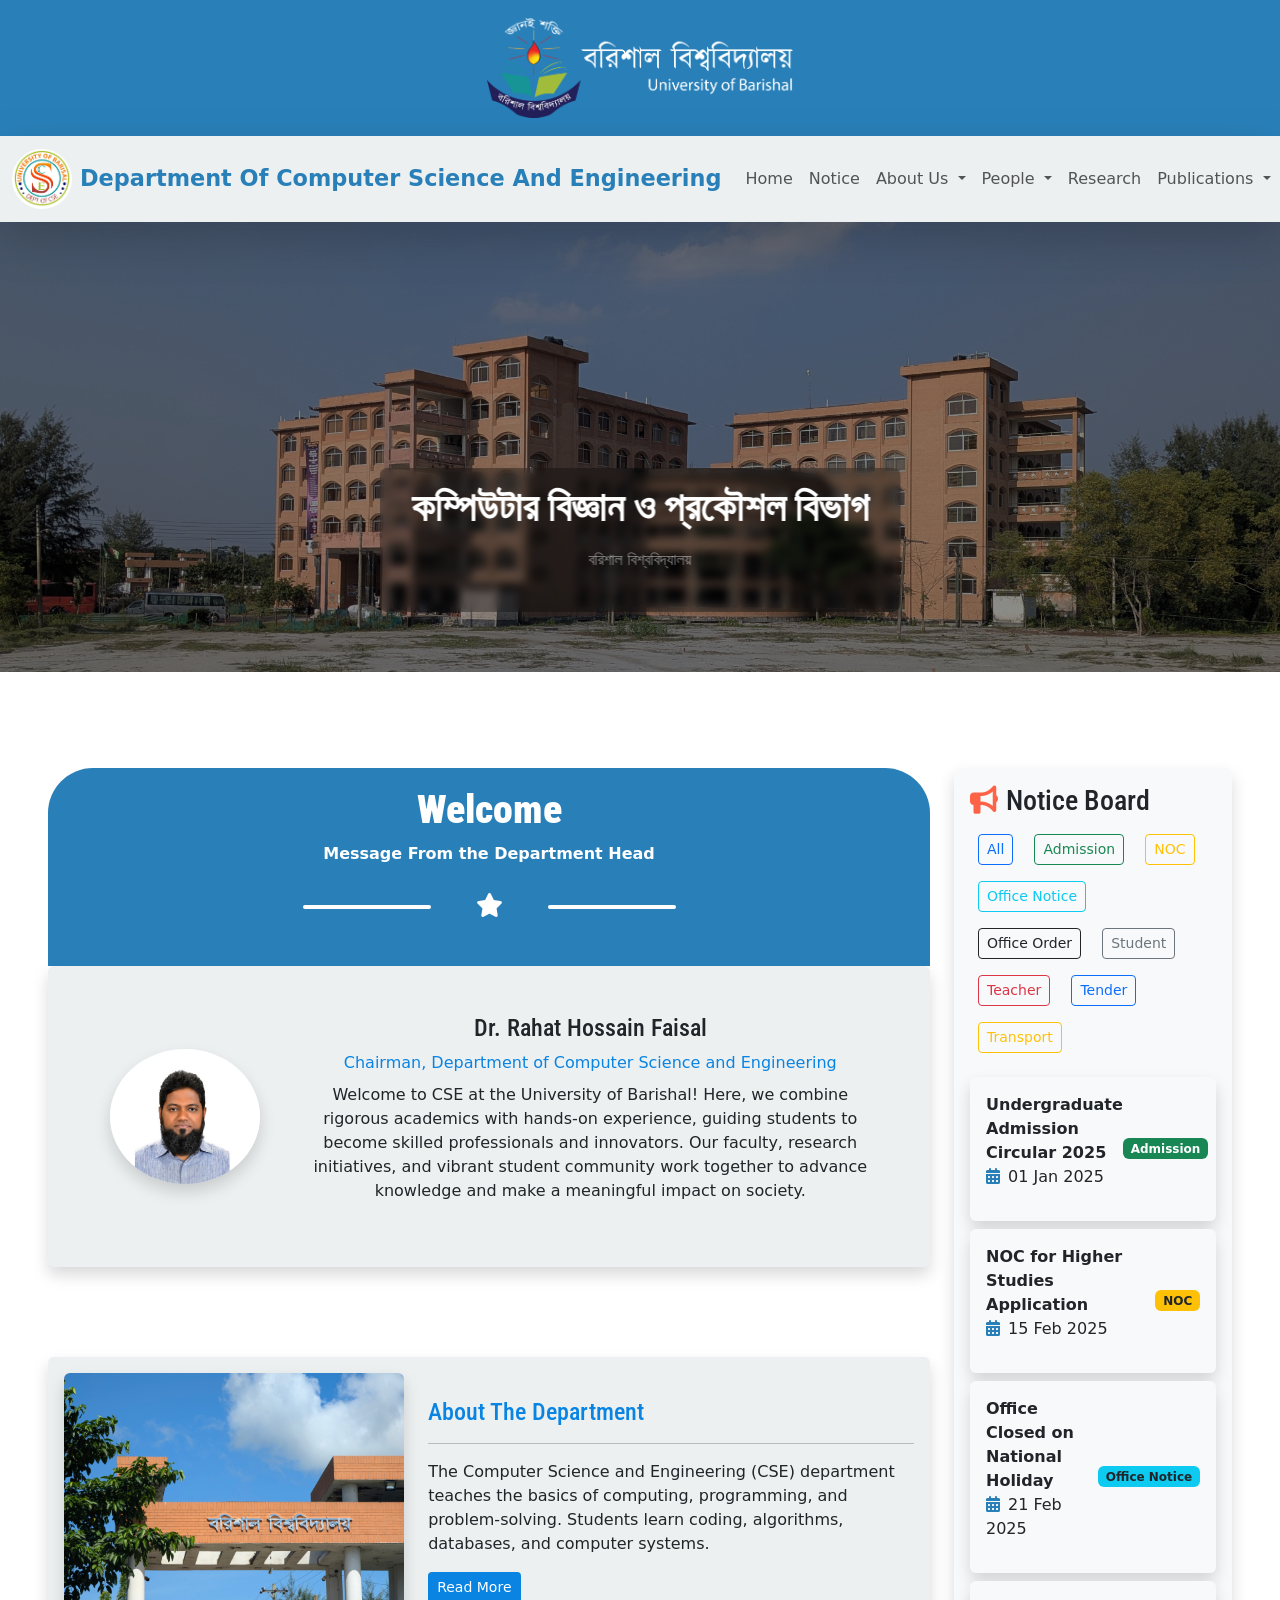
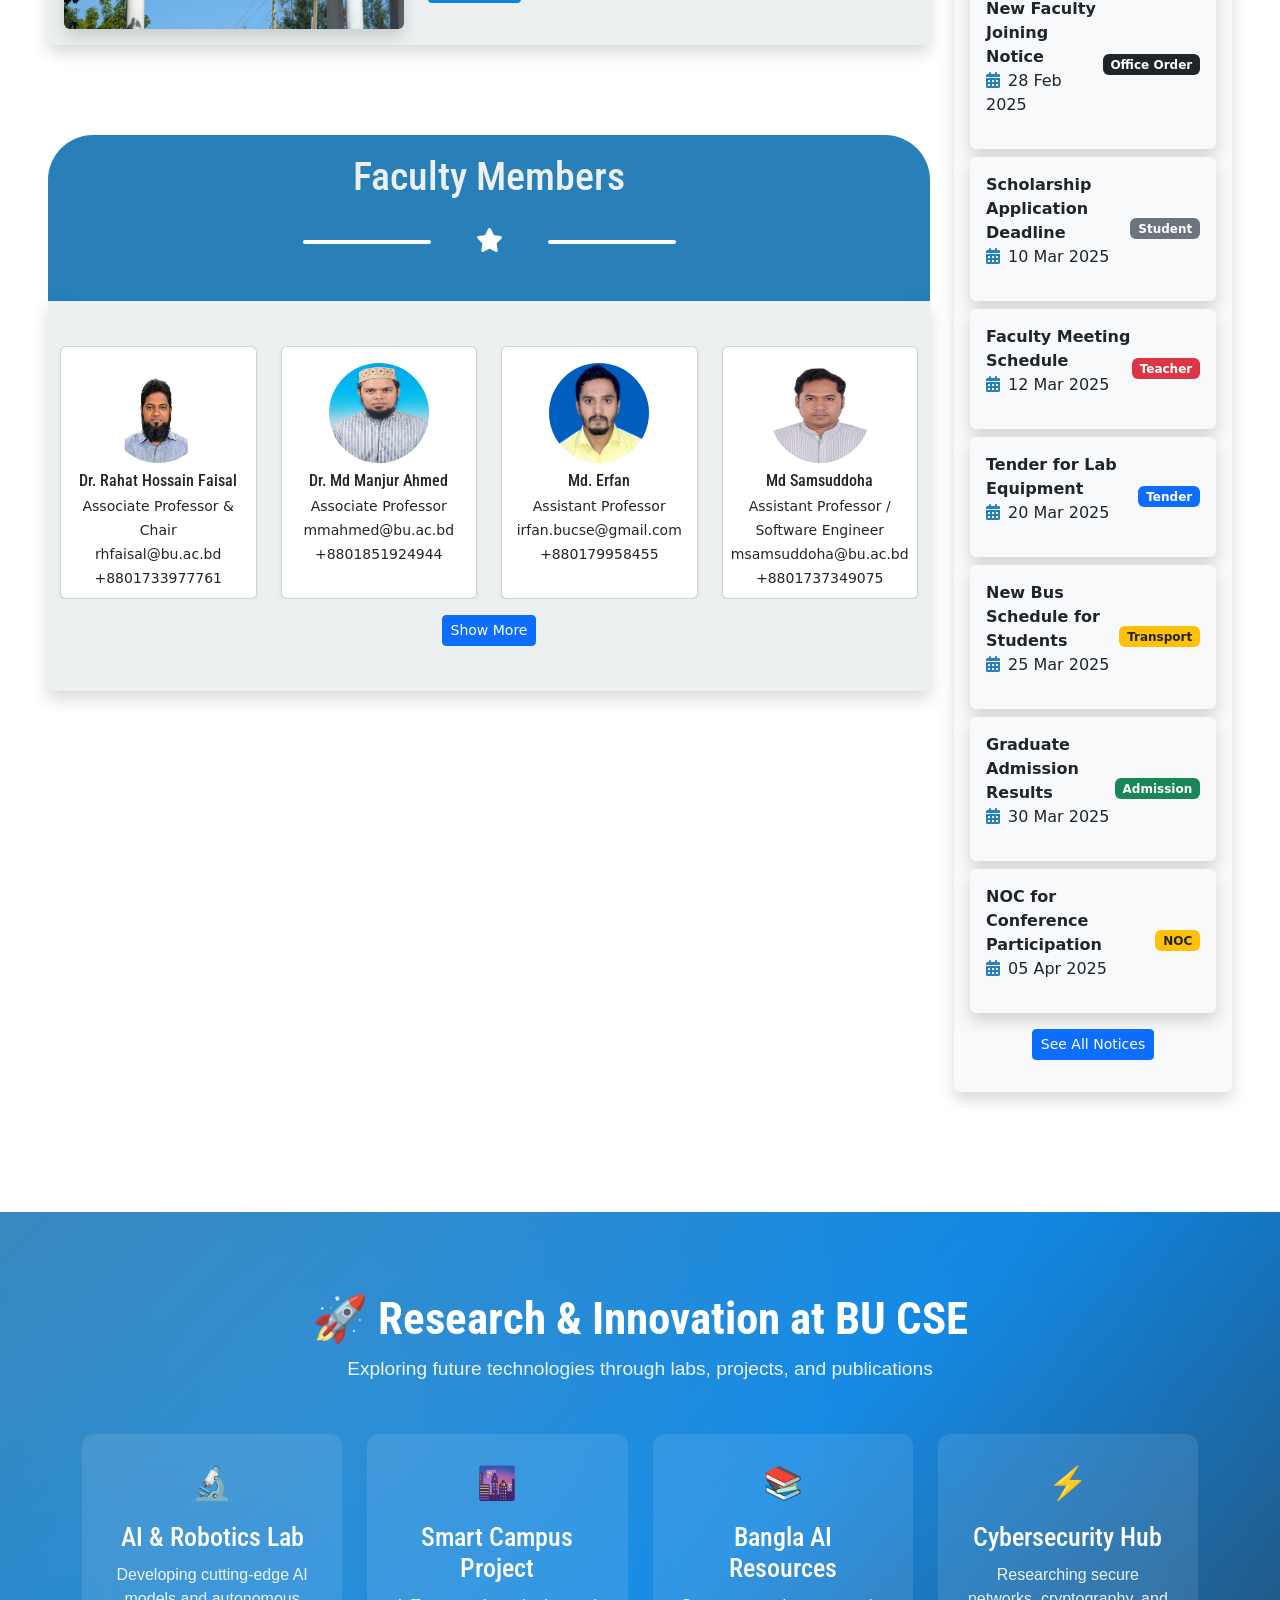
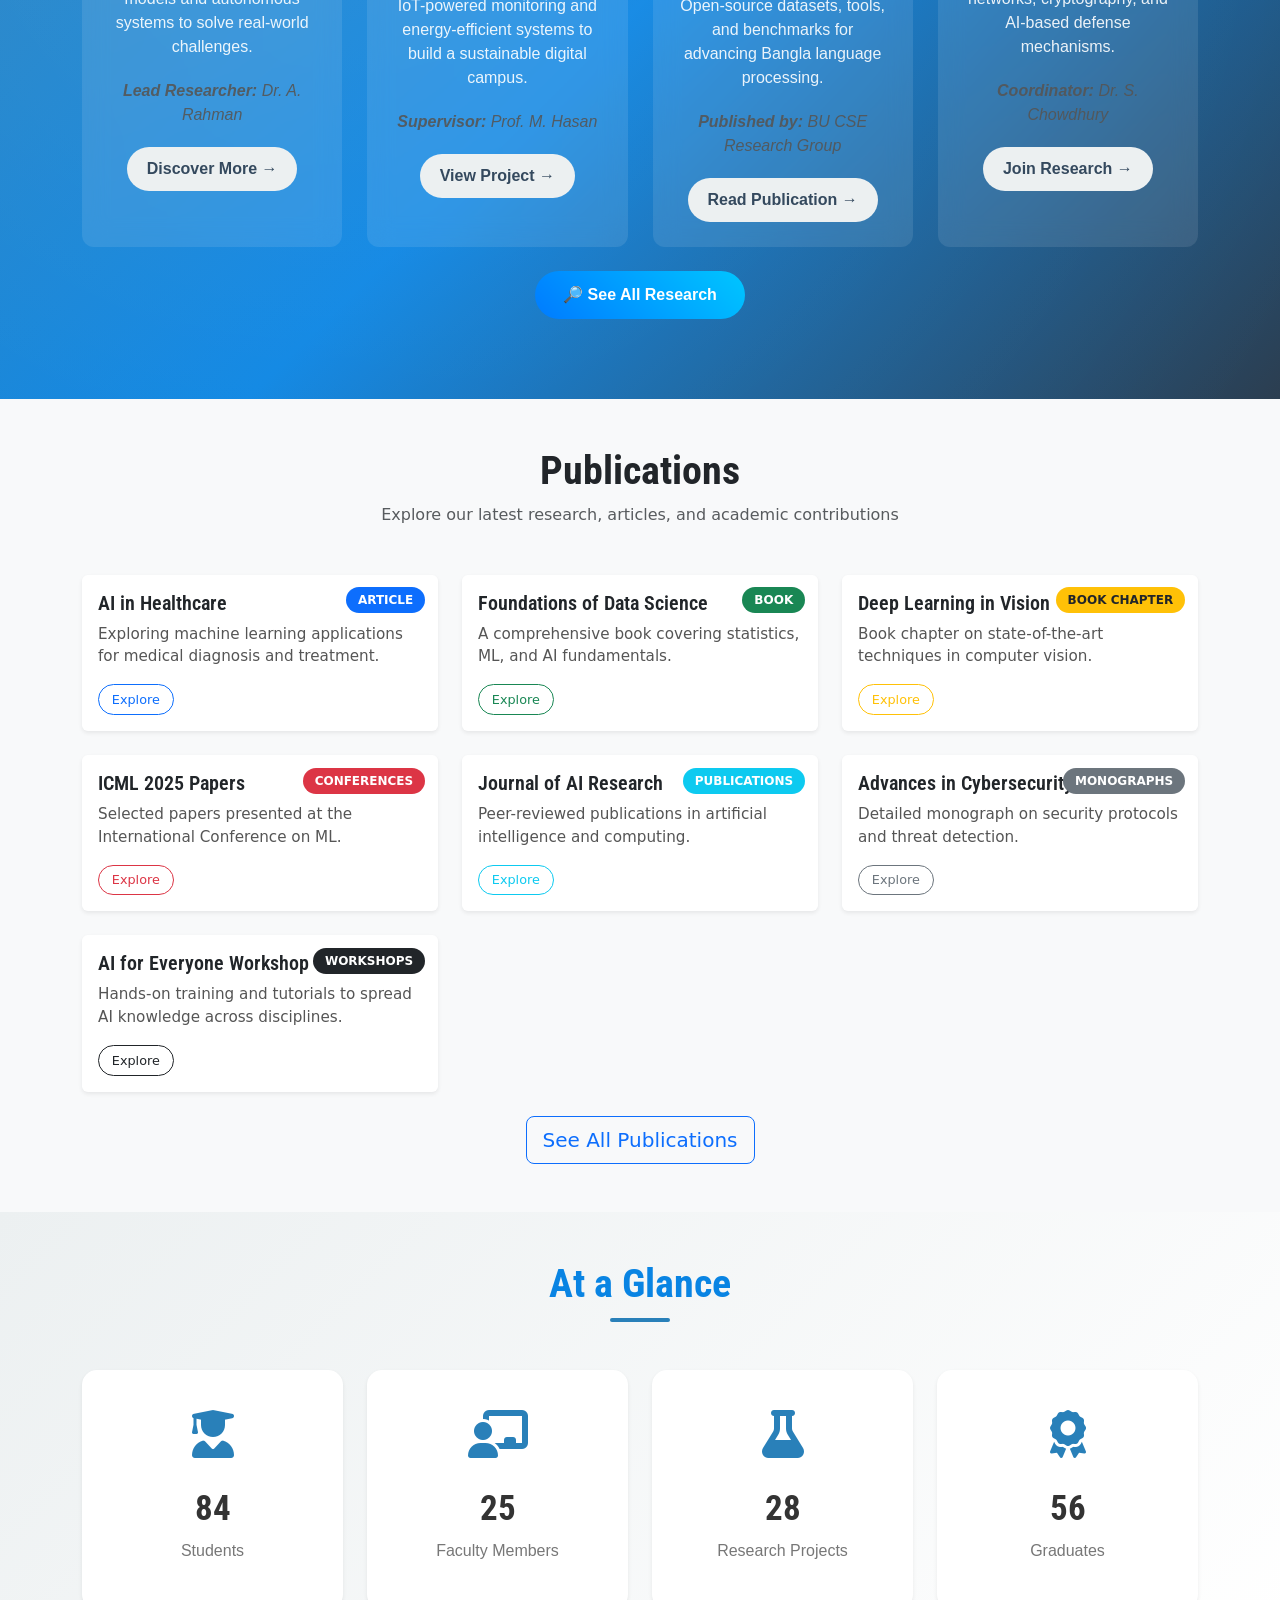
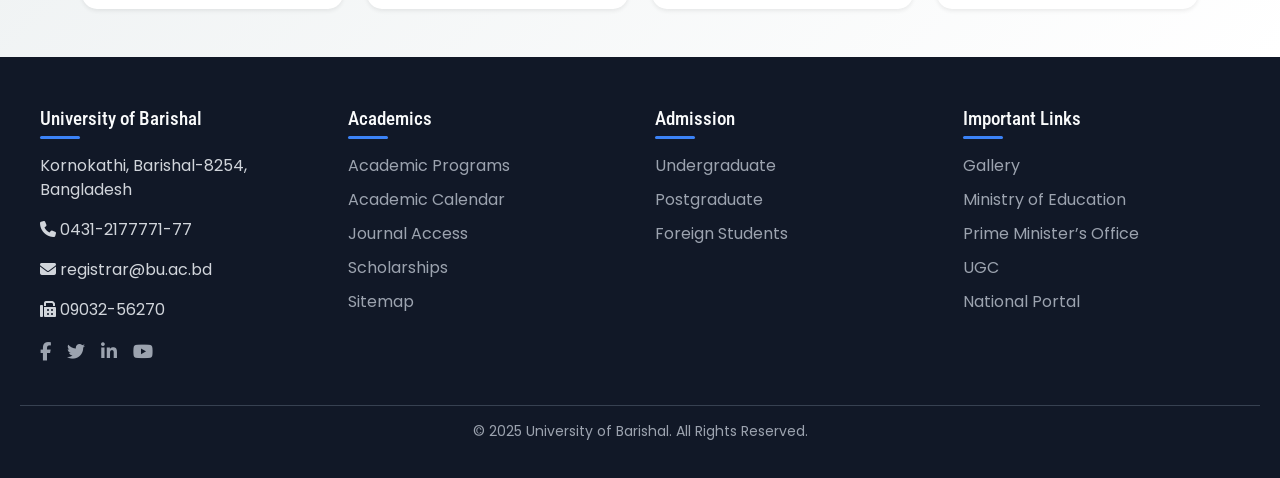
<file: index.html>
<!DOCTYPE html>
<html lang="en">
<head>
    <meta charset="UTF-8">
    <meta name="viewport" content="width=device-width, initial-scale=1.0, maximum-scale=1.0, user-scalable=no">

    
    <link rel="stylesheet" href="style.css">
    
    <link rel="stylesheet" href="https://cdnjs.cloudflare.com/ajax/libs/font-awesome/6.4.0/css/all.min.css">
    <link rel="stylesheet" href="https://cdn.jsdelivr.net/npm/bootstrap-icons@1.10.5/font/bootstrap-icons.css">
    <link href="https://cdn.jsdelivr.net/npm/bootstrap@5.3.7/dist/css/bootstrap.min.css" rel="stylesheet" integrity="sha384-LN+7fdVzj6u52u30Kp6M/trliBMCMKTyK833zpbD+pXdCLuTusPj697FH4R/5mcr" crossorigin="anonymous">
    <link href="https://fonts.googleapis.com/css2?family=Poppins:wght@700&display=swap" rel="stylesheet">
    <link href="https://fonts.googleapis.com/css2?family=Roboto+Condensed:wght@400;700&display=swap" rel="stylesheet">

    <!-- AOS CSS -->
<link href="https://cdn.jsdelivr.net/npm/aos@2.3.4/dist/aos.css" rel="stylesheet">

<!-- AOS JS -->
<script src="https://cdn.jsdelivr.net/npm/aos@2.3.4/dist/aos.js"></script>


<link rel="icon" href="img/bu_logo.png" type="image/x-icon">


    <title>Home |  BU CSE </title>

</head>


<body>


    
    <!-- navbar cover -->
<div class="nav_cover" >
    <a href="index.html" class="navbar-brand ">
        <img data-aos="fade-left" src="img/cover_logo.png" class="img-fluid " alt="Bu_logo" style="max-height: 100px; width:auto;">
    </a>
</div>




<!-- Bootstrap Navbar -->
<nav class="navbar navbar-expand-lg sticky-top shadow-lg" id="nav_bar">
  <div class="container-fluid">

    <!-- Logo + Department Name -->
    <a class="navbar-brand d-flex align-items-center" href="index.html">
      <img src="img/cse.jpg" alt="Bu_logo" style="max-height: 60px; width:auto; border-radius: 50%;" class="me-2">
      <span class="dept_name d-none d-md-inline" data-aos="slide-down">Department Of Computer Science And Engineering</span>
    </a>

    <!-- Hamburger Button for Mobile -->
    <button class="navbar-toggler" type="button" data-bs-toggle="collapse" data-bs-target="#navbarMenu" 
      aria-controls="navbarMenu" aria-expanded="false" aria-label="Toggle navigation">
      <span class="navbar-toggler-icon"></span>
    </button>

    <!-- Collapsible Menu -->
    <div class="collapse navbar-collapse" id="navbarMenu">
      <ul class="navbar-nav ms-auto mb-2 mb-lg-0">

        <!-- Home -->
        <li class="nav-item">
          <a class="nav-link" href="index.html">Home</a>
        </li>
        
        <!-- Home -->
        <li class="nav-item">
          <a class="nav-link" href="notice.html">Notice</a>
        </li>

        <!-- About Us -->
        <li class="nav-item dropdown">
          <a class="nav-link dropdown-toggle" href="#" id="aboutDropdown" role="button" data-bs-toggle="dropdown">
            About Us
          </a>
          <ul class="dropdown-menu">
            <li><a class="dropdown-item" href="#head-message">Message From Department Head</a></li>
            <li><a class="dropdown-item" href="#about-department">About The Department </a></li>
            <li><a class="dropdown-item" href="about.html">Vision & Mission</a></li>
            <li><a class="dropdown-item" href="about.html">Achievements</a></li>
          </ul>
        </li>

        <!-- Faculty -->
        <li class="nav-item dropdown">
          <a class="nav-link dropdown-toggle" href="#" id="facultyDropdown" role="button" data-bs-toggle="dropdown">
            People
          </a>
          <ul class="dropdown-menu">
            <li><a class="dropdown-item" href="people.html">Faculty</a></li>
            <li><a class="dropdown-item" href="people.html">Officers</a></li>
            <li><a class="dropdown-item" href="people.html">Staff</a></li>
          </ul>
        </li>


           <!-- Research -->
        <li class="nav-item">
          <a class="nav-link " href="research.html" >
            Research
          </a>
        </li>



    <!-- Programs -->
        <li class="nav-item dropdown">
          <a class="nav-link dropdown-toggle" href="#" id="programsDropdown" role="button" data-bs-toggle="dropdown">
            Publications
          </a>
          <ul class="dropdown-menu">
                <li><a class="dropdown-item" href="publication.html">Articles</a></li>
                <li><a class="dropdown-item" href="publication.html">Books</a></li>
                <li><a class="dropdown-item" href="publication.html">Book Chapters</a></li>
                <li><a class="dropdown-item" href="publication.html">Conferences</a></li>
                <li><a class="dropdown-item" href="publication.html">Publications</a></li>
                <li><a class="dropdown-item" href="publication.html">Monographs</a></li>
                <li><a class="dropdown-item" href="publication.html">Workshops</a></li>
        </ul>

        </li>

      <!-- Faculty -->
        <li class="nav-item dropdown">
          <a class="nav-link dropdown-toggle" href="#" id="facultyDropdown" role="button" data-bs-toggle="dropdown">
            Others
          </a>
          <ul class="dropdown-menu">
            <li><a class="dropdown-item" href="Curriculum.html">Curriculum</a></li>
            <li><a class="dropdown-item" href="Seminar.html"> Seminar/Workshop</a></li>
            <li><a class="dropdown-item" href="Chitizens.html">Chitizens Charter</a></li>
            <li><a class="dropdown-item" href="Alumni.html">Alumni</a></li>

          </ul>
        </li>
    
        <!-- Contact -->
        <li class="nav-item">
          <a class="nav-link" href="contact.html">Contact</a>
        </li>

      </ul>
    </div>
  </div>
</nav>



<!-- Loader -->
<div id="loader-wrapper">
  <div class="loader"></div>
</div>





<!-- here start the Slideshow -->



<div class="slideshow" data-aos="flip-up">
</div>


<span class="slideshow_content text-center">
  <h1 data-aos="fade-down" class="fw-bold text-white mb-3">
    কম্পিউটার বিজ্ঞান ও প্রকৌশল বিভাগ
  </h1>
  <p data-aos="fade-up" class="text-white-50 mb-4">
    বরিশাল বিশ্ববিদ্যালয়
  </p>
</span>








<!-- here Start the main part -->


<section class="container-fluid my-5 p-5 ">

  <div class="row">

    <!-- Main Content (80%) -->
    <div class="col-12 col-lg-9 mb-4">


      <div class="welcome-info">
        <h1>Welcome</h1>
        <b>Message From the Department Head</b>

      <div class="devide">
        <div class="bar"> </div>
        <div><i class="fas fa-star" style="color: #fff; font-size:1.5rem"></i></div>
        <div class="bar"> </div>

      </div>

      </div>
      
     

<!-- Chairman Section -->
<section data-aos="fade-left" id="head-message" class="welcome container-fluid p-5 shadow rounded shine">

  <div class="row align-items-center">
    <!-- Image / Profile -->
    <div class="col-md-3 text-center">
      <span class="image">
        <img src="img/chairman.jpg" alt="Chairman" class="img-fluid rounded-circle shadow" style="max-width:150px;">
      </span>
    </div>

    <!-- Info -->
    <div class="col-md-9 chairman_info">
      <h1 class="h4">Dr. Rahat Hossain Faisal</h1>
      <p class=" mb-2 post"  >Chairman, Department of Computer Science and Engineering</p>
      <p>
        Welcome to CSE at the University of Barishal! Here, 
        we combine rigorous academics with hands-on experience, 
        guiding students to become skilled professionals and innovators. 
        Our faculty, research initiatives,
        and vibrant student community work together to advance knowledge and make a meaningful impact on society.
      </p>
    </div>
  </div>

</section>


<!-- About Section -->
<section data-aos="fade-up" class="mt-4" id="about-department">
  <div class="about shadow shine p-3 rounded">
    <div class="row g-4 align-items-center">

      <!-- Image -->
      <div class="col-12 col-md-5 text-center">
        <img class="img-fluid rounded shadow" src="img/slide1.jpg" alt="">
      </div>

      <!-- Content -->
      <div class="col-12 col-md-7 about-content">
        <h1 class="h4 text-center text-md-start">About The Department</h1>
        <hr>
        <p>
          The Computer Science and Engineering (CSE) department teaches the basics of computing, programming, and problem-solving. 
          Students learn coding, algorithms, databases, and computer systems.
        </p>
        <p id="moreText" style="display: none;">
          The department also covers modern topics like Artificial Intelligence and Cybersecurity. 
          Practical labs and projects help students improve technical skills. 
          Graduates can work in software development, data analysis, or IT fields. 
          CSE is a fast-growing area that prepares students for technology-driven careers.
        </p>
        <div class="text-center text-md-start">
          <button class="btn  btn-sm" id="readMoreBtn" style="background-color: #0984e3; color:white;">Read More</button>
        </div>
      </div>

    </div>
  </div>
</section>







  <div class="faculty-start">


<h1>Faculty Members</h1>
 <div class="devide">
        <div class="bar"> </div>
        <div><i class="fas fa-star" style="color: #fff; font-size:1.5rem"></i></div>
        <div class="bar"> </div>

      </div>

  </div>

<section class="faculty container  shadow  " id="faculty">

  <div class="row g-4" id="facultyRow">

    <!-- Faculty Card 1 (Chair) -->
    <div class="col-12 col-md-6 col-lg-3 faculty-card shine " data-aos="fade-up">
      <div class="card h-100 shadow-sm text-center">
        <img src="img/chairman.jpg" class="card-img-top img-fluid rounded-circle mx-auto mt-3" style="width:100px; height:100px;" alt="Dr. Rahat Hossain Faisal">
        <div class="card-body p-2">
          <h6 class="card-title mb-1">Dr. Rahat Hossain Faisal</h6>
          <p class="mb-0"><small>Associate Professor & Chair</small></p>
          <p class="mb-0"><small>rhfaisal@bu.ac.bd</small></p>
          <p class="mb-0"><small>+8801733977761</small></p>
        </div>
      </div>
    </div>

    <!-- Faculty Card 2 (Associate Professor) -->
    <div class="col-12 col-md-6 col-lg-3 faculty-card shine " data-aos="fade-up">
      <div class="card h-100 shadow-sm text-center">
        <img src="img/monjur.jpg" class="card-img-top img-fluid rounded-circle mx-auto mt-3" style="width:100px; height:100px;" alt="Dr. Md Manjur Ahmed">
        <div class="card-body p-2">
          <h6 class="card-title mb-1">Dr. Md Manjur Ahmed</h6>
          <p class="mb-0"><small>Associate Professor</small></p>
          <p class="mb-0"><small>mmahmed@bu.ac.bd</small></p>
          <p class="mb-0"><small>+8801851924944</small></p>
        </div>
      </div>
    </div>

    <!-- Faculty Card 3 (Assistant Professor) -->
    <div class="col-12 col-md-6 col-lg-3 faculty-card shine " data-aos="fade-up">
      <div class="card h-100 shadow-sm text-center">
        <img src="img/irfan.jpeg" class="card-img-top img-fluid rounded-circle mx-auto mt-3" style="width:100px; height:100px;" alt="Md. Erfan">
        <div class="card-body p-2">
          <h6 class="card-title mb-1">Md. Erfan</h6>
          <p class="mb-0"><small>Assistant Professor</small></p>
          <p class="mb-0"><small>irfan.bucse@gmail.com</small></p>
          <p class="mb-0"><small>+880179958455</small></p>
        </div>
      </div>
    </div>

    <!-- Faculty Card 4 (Assistant Professor) -->
    
    <div class="col-12 col-md-6 col-lg-3 faculty-card shine " data-aos="fade-up">
      <div class="card h-100 shadow-sm text-center">
        <img src="img/sams.jpg" class="card-img-top img-fluid rounded-circle mx-auto mt-3" style="width:100px; height:100px;" alt="Md Samsuddoha">
        <div class="card-body p-2">
          <h6 class="card-title mb-1">Md Samsuddoha</h6>
          <p class="mb-0"><small>Assistant Professor / Software Engineer</small></p>
          <p class="mb-0"><small>msamsuddoha@bu.ac.bd</small></p>
          <p class="mb-0"><small>+8801737349075</small></p>


       
          
        </div>
      </div>
    </div>

    <!-- Hidden Faculty Cards -->
    <div class="col-12 col-md-6 col-lg-3 faculty-card shine d-none" data-aos="fade-up">
      <div class="card h-100 shadow-sm text-center">
        <img src="img/mustafij.jpg" class="card-img-top img-fluid rounded-circle mx-auto mt-3" style="width:100px; height:100px;" alt="Md Mostafijur Rahman">
        <div class="card-body p-2">
          <h6 class="card-title mb-1">Md Mostafijur Rahman</h6>
          <p class="mb-0"><small>Assistant Professor</small></p>
          <p class="mb-0"><small>mostafij.csebu@gmail.com</small></p>
          <p class="mb-0"><small>+8801739097182</small></p>
        

        </div>
      </div>
    </div>

    <div class="col-12 col-md-6 col-lg-3 faculty-card shine d-none" data-aos="fade-up">
      <div class="card h-100 shadow-sm text-center">
        <img src="img/tania.jpg" class="card-img-top img-fluid rounded-circle mx-auto mt-3" style="width:100px; height:100px;" alt="Dr. Tania Islam">
        <div class="card-body p-2">
          <h6 class="card-title mb-1">Dr. Tania Islam</h6>
          <p class="mb-0"><small>Assistant Professor</small></p>
          <p class="mb-0"><small>tania.bd.09@gmail.com</small></p>
          <p class="mb-0"><small>+8801059505136</small></p>
        </div>
      </div>
    </div>

    <div class="col-12 col-md-6 col-lg-3 faculty-card shine d-none" data-aos="fade-up">
      <div class="card h-100 shadow-sm text-center">
        <img src="img/sohely.jpg" class="card-img-top img-fluid rounded-circle mx-auto mt-3" style="width:100px; height:100px;" alt="Sohely Jahan">
        <div class="card-body p-2">
          <h6 class="card-title mb-1">Sohely Jahan</h6>
          <p class="mb-0"><small>Assistant Professor</small></p>
          <p class="mb-0"><small>sojahan@bu.ac.bd</small></p>
          <p class="mb-0"><small>+8801317419066</small></p>
        </div>
      </div>
    </div>

    <div class="col-12 col-md-6 col-lg-3 faculty-card shine d-none" data-aos="fade-up">
      <div class="card h-100 shadow-sm text-center">
        <img src="img/asif.jpg" class="card-img-top img-fluid rounded-circle mx-auto mt-3" style="width:100px; height:100px;" alt="Md. Rashid Al Asif">
        <div class="card-body p-2">
          <h6 class="card-title mb-1">Md. Rashid Al Asif</h6>
          <p class="mb-0"><small>Assistant Professor</small></p>
          <p class="mb-0"><small>mraasif@bu.ac.bd</small></p>
          <p class="mb-0"><small>+8801734528367</small></p>
        </div>
      </div>
    </div>

    <div class="col-12 col-md-6 col-lg-3 faculty-card shine d-none" data-aos="fade-up">
      <div class="card h-100 shadow-sm text-center">
        <img src="img/noor.png" class="card-img-top img-fluid rounded-circle mx-auto mt-3" style="width:100px; height:100px;" alt="Md Mahbub E Noor">
        <div class="card-body p-2">
          <h6 class="card-title mb-1">Md Mahbub E Noor</h6>
          <p class="mb-0"><small>Assistant Professor</small></p>
          <p class="mb-0"><small>mmenoor@bu.ac.bd</small></p>
          <p class="mb-0"><small>+8801718916201</small></p>
        </div>
      </div>
    </div>

  </div>

  <div class="text-center mt-3">
    <button id="showMoreFaculty" class="btn btn-primary btn-sm">Show More</button>
  </div>
</section>





      



    </div>






    <!-- Notice Board / Events (20%) -->
    <div class="col-12 col-lg-3 mb-4">


                    <div class="p-3 shadow rounded bg-light">

                      
              <h3><i class="fas fa-bullhorn" style="color: tomato; margin-right: 8px;"></i>Notice Board</h3>
              <!-- Filter Buttons -->
              <div class="mb-3">
                <button class="btn btn-sm btn-outline-primary filter-btn m-2" data-type="all">All</button>
                <button class="btn btn-sm btn-outline-success filter-btn m-2 " data-type="Admission">Admission</button>
                <button class="btn btn-sm btn-outline-warning filter-btn m-2 " data-type="NOC">NOC</button>
                <button class="btn btn-sm btn-outline-info filter-btn m-2 " data-type="Office Notice">Office Notice</button>
                <button class="btn btn-sm btn-outline-dark filter-btn m-2 " data-type="Office Order">Office Order</button>
                <button class="btn btn-sm btn-outline-secondary filter-btn m-2 " data-type="Student">Student</button>
                <button class="btn btn-sm btn-outline-danger filter-btn m-2 " data-type="Teacher">Teacher</button>
                <button class="btn btn-sm btn-outline-primary filter-btn m-2 " data-type="Tender">Tender</button>
                <button class="btn btn-sm btn-outline-warning filter-btn m-2 " data-type="Transport">Transport</button>
              </div>

              <!-- Notices List -->
              <ul class="list-unstyled" id="noticeList">

                <!-- Admission -->
                <li data-aos="fade-left">
                  <div class="notice_content shadow my-2 p-3 rounded bg-light d-flex justify-content-between align-items-center" data-type="Admission">
                    <div>
                      <b>Undergraduate Admission Circular 2025</b>
                      <p><i class="fas fa-calendar-alt me-2"></i>01 Jan 2025</p>
                    </div>
                    <span class="badge bg-success">Admission</span>
                  </div>
                </li>

                <!-- NOC -->
                <li data-aos="fade-left">
                  <div class="notice_content shadow my-2 p-3 rounded bg-light d-flex justify-content-between align-items-center" data-type="NOC">
                    <div>
                      <b>NOC for Higher Studies Application</b>
                      <p><i class="fas fa-calendar-alt me-2"></i>15 Feb 2025</p>
                    </div>
                    <span class="badge bg-warning text-dark">NOC</span>
                  </div>
                </li>

                <!-- Office Notice -->
                <li data-aos="fade-left">
                  <div class="notice_content shadow my-2 p-3 rounded bg-light d-flex justify-content-between align-items-center" data-type="Office Notice">
                    <div>
                      <b>Office Closed on National Holiday</b>
                      <p><i class="fas fa-calendar-alt me-2"></i>21 Feb 2025</p>
                    </div>
                    <span class="badge bg-info text-dark">Office Notice</span>
                  </div>
                </li>

                <!-- Office Order -->
                <li data-aos="fade-left">
                  <div class="notice_content shadow my-2 p-3 rounded bg-light d-flex justify-content-between align-items-center" data-type="Office Order">
                    <div>
                      <b>New Faculty Joining Notice</b>
                      <p><i class="fas fa-calendar-alt me-2"></i>28 Feb 2025</p>
                    </div>
                    <span class="badge bg-dark">Office Order</span>
                  </div>
                </li>

                <!-- Student -->
                <li data-aos="fade-left">
                  <div class="notice_content shadow my-2 p-3 rounded bg-light d-flex justify-content-between align-items-center" data-type="Student">
                    <div>
                      <b>Scholarship Application Deadline</b>
                      <p><i class="fas fa-calendar-alt me-2"></i>10 Mar 2025</p>
                    </div>
                    <span class="badge bg-secondary">Student</span>
                  </div>
                </li>

                <!-- Teacher -->
                <li data-aos="fade-left">
                  <div class="notice_content shadow my-2 p-3 rounded bg-light d-flex justify-content-between align-items-center" data-type="Teacher">
                    <div>
                      <b>Faculty Meeting Schedule</b>
                      <p><i class="fas fa-calendar-alt me-2"></i>12 Mar 2025</p>
                    </div>
                    <span class="badge bg-danger">Teacher</span>
                  </div>
                </li>

                <!-- Tender -->
                <li data-aos="fade-left">
                  <div class="notice_content shadow my-2 p-3 rounded bg-light d-flex justify-content-between align-items-center" data-type="Tender">
                    <div>
                      <b>Tender for Lab Equipment</b>
                      <p><i class="fas fa-calendar-alt me-2"></i>20 Mar 2025</p>
                    </div>
                    <span class="badge bg-primary">Tender</span>
                  </div>
                </li>

                <!-- Transport -->
                <li data-aos="fade-left">
                  <div class="notice_content shadow my-2 p-3 rounded bg-light d-flex justify-content-between align-items-center" data-type="Transport">
                    <div>
                      <b>New Bus Schedule for Students</b>
                      <p><i class="fas fa-calendar-alt me-2"></i>25 Mar 2025</p>
                    </div>
                    <span class="badge bg-warning text-dark">Transport</span>
                  </div>
                </li>

                <!-- More Samples -->
                <li data-aos="fade-left">
                  <div class="notice_content shadow my-2 p-3 rounded bg-light d-flex justify-content-between align-items-center" data-type="Admission">
                    <div>
                      <b>Graduate Admission Results</b>
                      <p><i class="fas fa-calendar-alt me-2"></i>30 Mar 2025</p>
                    </div>
                    <span class="badge bg-success">Admission</span>
                  </div>
                </li>

                <li data-aos="fade-left">
                  <div class="notice_content shadow my-2 p-3 rounded bg-light d-flex justify-content-between align-items-center" data-type="NOC">
                    <div>
                      <b>NOC for Conference Participation</b>
                      <p><i class="fas fa-calendar-alt me-2"></i>05 Apr 2025</p>
                    </div>
                    <span class="badge bg-warning text-dark">NOC</span>
                  </div>
                </li>

                <!-- See All -->
                <li data-aos="fade-down">
                  <div class="text-center mt-3">
                    <a href="notice.html" class="btn btn-primary btn-sm">See All Notices</a>
                  </div>
                </li>

              </ul>





                    </div>


    </div>


  </div>
</section>




<!-- Research Section -->
<section class="research-section" id="research">
  <div class="container">
    <h2 class="research-title">🚀 Research & Innovation at BU CSE</h2>
    <p class="research-subtitle">Exploring future technologies through labs, projects, and publications</p>

    <div class="research-grid">
      <!-- Lab -->
      <div data-aos="fade-up" class="research-card lab shine">
        <div class="card-icon">🔬</div>
        <h3>AI & Robotics Lab</h3>
        <p>Developing cutting-edge AI models and autonomous systems to solve real-world challenges.</p>
        <p class="publisher"><strong>Lead Researcher:</strong> Dr. A. Rahman</p>
        <a href="#" class="btn-explore">Discover More →</a>
      </div>

      <!-- Project -->
      <div data-aos="fade-up" class="research-card project shine">
        <div class="card-icon">🌆</div>
        <h3>Smart Campus Project</h3>
        <p>IoT-powered monitoring and energy-efficient systems to build a sustainable digital campus.</p>
        <p class="publisher"><strong>Supervisor:</strong> Prof. M. Hasan</p>
        <a href="#" class="btn-explore">View Project →</a>
      </div>

      <!-- Publication -->
      <div data-aos="fade-up" class="research-card publication shine">
        <div class="card-icon">📚</div>
        <h3>Bangla AI Resources</h3>
        <p>Open-source datasets, tools, and benchmarks for advancing Bangla language processing.</p>
        <p class="publisher"><strong>Published by:</strong> BU CSE Research Group</p>
        <a href="#" class="btn-explore">Read Publication →</a>
      </div>

      <!-- Extra Highlight -->
      <div data-aos="fade-up" class="research-card highlight shine">
        <div class="card-icon">⚡</div>
        <h3>Cybersecurity Hub</h3>
        <p>Researching secure networks, cryptography, and AI-based defense mechanisms.</p>
        <p class="publisher"><strong>Coordinator:</strong> Dr. S. Chowdhury</p>
        <a href="#" class="btn-explore">Join Research →</a>
      </div>
    </div>

    <br>
    <!-- See All Button -->
  <div data-aos="fade-up" >
      <a href="research.html" class="btn-see-all" style="z-index: 100;">🔎 See All Research</a>
    </div>
  </div>


</section>






<!-- Publications Section -->
<section class="publications py-5 bg-light">
  <div class="container">
    <!-- Section Title -->
    <div class="text-center mb-5">
      <h2 class="fw-bold display-6">Publications</h2>
      <p class="text-muted">Explore our latest research, articles, and academic contributions</p>
    </div>

    <!-- Publications Grid -->
    <div class="row g-4">
      
      <!-- Publication Card 1 -->
      <div  class="col-12 col-md-6 col-lg-4" data-aos="fade-up">
        <div class="shine-dark-on-light card pub-card h-100 border-0 shadow-sm overflow-hidden">
          <span class="pub-tag bg-primary">Article</span>
          <div class="card-body">
            <h5 class="card-title">AI in Healthcare</h5>
            <p class="card-text">Exploring machine learning applications for medical diagnosis and treatment.</p>
            <a href="#" class="btn btn-sm btn-outline-primary">Explore</a>
          </div>
        </div>
      </div>

      <!-- Publication Card 2 -->
      <div class="col-12 col-md-6 col-lg-4" data-aos="fade-up">
        <div class="shine-dark-on-light card pub-card h-100 border-0 shadow-sm overflow-hidden">
          <span class="pub-tag bg-success">Book</span>
          <div class="card-body">
            <h5 class="card-title">Foundations of Data Science</h5>
            <p class="card-text">A comprehensive book covering statistics, ML, and AI fundamentals.</p>
            <a href="#" class="btn btn-sm btn-outline-success">Explore</a>
          </div>
        </div>
      </div>

      <!-- Publication Card 3 -->
      <div class="col-12 col-md-6 col-lg-4" data-aos="fade-up">
        <div class="shine-dark-on-light card pub-card h-100 border-0 shadow-sm overflow-hidden">
          <span class="pub-tag bg-warning text-dark">Book Chapter</span>
          <div class="card-body">
            <h5 class="card-title">Deep Learning in Vision</h5>
            <p class="card-text">Book chapter on state-of-the-art techniques in computer vision.</p>
            <a href="#" class="btn btn-sm btn-outline-warning">Explore</a>
          </div>
        </div>
      </div>

      <!-- Publication Card 4 -->
      <div class="col-12 col-md-6 col-lg-4" data-aos="fade-up">
        <div class="shine-dark-on-light card pub-card h-100 border-0 shadow-sm overflow-hidden">
          <span class="pub-tag bg-danger">Conferences</span>
          <div class="card-body">
            <h5 class="card-title">ICML 2025 Papers</h5>
            <p class="card-text">Selected papers presented at the International Conference on ML.</p>
            <a href="#" class="btn btn-sm btn-outline-danger">Explore</a>
          </div>
        </div>
      </div>

      <!-- Publication Card 5 -->
      <div class="col-12 col-md-6 col-lg-4" data-aos="fade-up">
        <div class="shine-dark-on-light card pub-card h-100 border-0 shadow-sm overflow-hidden">
          <span class="pub-tag bg-info">Publications</span>
          <div class="card-body">
            <h5 class="card-title">Journal of AI Research</h5>
            <p class="card-text">Peer-reviewed publications in artificial intelligence and computing.</p>
            <a href="#" class="btn btn-sm btn-outline-info">Explore</a>
          </div>
        </div>
      </div>

      <!-- Publication Card 6 -->
      <div class="col-12 col-md-6 col-lg-4" data-aos="fade-up">
        <div class="shine-dark-on-light card pub-card h-100 border-0 shadow-sm overflow-hidden">
          <span class="pub-tag bg-secondary">Monographs</span>
          <div class="card-body">
            <h5 class="card-title">Advances in Cybersecurity</h5>
            <p class="card-text">Detailed monograph on security protocols and threat detection.</p>
            <a href="#" class="btn btn-sm btn-outline-secondary">Explore</a>
          </div>
        </div>
      </div>

      <!-- Publication Card 7 -->
      <div class="col-12 col-md-6 col-lg-4" data-aos="fade-up">
        <div class="shine-dark-on-light card pub-card h-100 border-0 shadow-sm overflow-hidden">
          <span class="pub-tag bg-dark">Workshops</span>
          <div class="card-body">
            <h5 class="card-title">AI for Everyone Workshop</h5>
            <p class="card-text">Hands-on training and tutorials to spread AI knowledge across disciplines.</p>
            <a href="#" class="btn btn-sm btn-outline-dark">Explore</a>
          </div>
        </div>
      </div>

    </div>

    <!-- See All Button -->
    <div class="text-center mt-4">
      <a href="publication.html" class="btn btn-outline-primary btn-lg btn-hover">See All Publications</a>
    </div>
  </div>
</section>



<section class="statistics py-5 bg-light text-center">
  <div class="container">
    <h2 class="mb-5">At a Glance</h2>
    <div class="row g-4 justify-content-center">

      <div class="col-6 col-md-3" data-aos="fade-up">
        <div class="stat-card shadow-sm shine-dark-on-light">
          <div class="icon"><i class="fas fa-user-graduate"></i></div>
          <h3 class="count" data-target="600">0</h3>
          <p>Students</p>
        </div>
      </div>

      <div data-aos="fade-up" class="col-6 col-md-3 ">
        <div class="stat-card shadow-sm shine-dark-on-light">
          <div class="icon"><i class="fas fa-chalkboard-teacher"></i></div>
          <h3 class="count" data-target="25">0</h3>
          <p>Faculty Members</p>
        </div>
      </div>

      <div class="col-6 col-md-3" data-aos="fade-up">
        <div class="stat-card shadow-sm shine-dark-on-light">
          <div class="icon"><i class="fas fa-flask"></i></div>
          <h3 class="count" data-target="150">0</h3>
          <p>Research Projects</p>
        </div>
      </div>

      <div class="col-6 col-md-3" data-aos="fade-up">
        <div class="stat-card shadow-sm shine-dark-on-light">
          <div class="icon"><i class="fas fa-award"></i></div>
          <h3 class="count" data-target="350">0</h3>
          <p>Graduates</p>
        </div>
      </div>

    </div>
  </div>
</section>
















<footer>
  <div class="footer-container">
    <!-- Contact Info -->
    <div>
      <h3>University of Barishal</h3>
      <p>Kornokathi, Barishal-8254, Bangladesh</p>
      <p><i class="fa-solid fa-phone"></i> 0431-2177771-77</p>
      <p><i class="fa-solid fa-envelope"></i> registrar@bu.ac.bd</p>
      <p><i class="fa-solid fa-fax"></i> 09032-56270</p>
      <div class="social-icons">
        <a href="#"><i class="fab fa-facebook-f"></i></a>
        <a href="#"><i class="fab fa-twitter"></i></a>
        <a href="#"><i class="fab fa-linkedin-in"></i></a>
        <a href="#"><i class="fab fa-youtube"></i></a>
      </div>
    </div>

    <!-- Academics -->
    <div>
      <h3>Academics</h3>
      <ul>
        <li><a href="#">Academic Programs</a></li>
        <li><a href="#">Academic Calendar</a></li>
        <li><a href="#">Journal Access</a></li>
        <li><a href="#">Scholarships</a></li>
        <li><a href="#">Sitemap</a></li>
      </ul>
    </div>

    <!-- Admission -->
    <div>
      <h3>Admission</h3>
      <ul>
        <li><a href="#">Undergraduate</a></li>
        <li><a href="#">Postgraduate</a></li>
        <li><a href="#">Foreign Students</a></li>
      </ul>
    </div>

    <!-- Important Links -->
    <div>
      <h3>Important Links</h3>
      <ul>
        <li><a href="#">Gallery</a></li>
        <li><a href="#">Ministry of Education</a></li>
        <li><a href="#">Prime Minister’s Office</a></li>
        <li><a href="#">UGC</a></li>
        <li><a href="#">National Portal</a></li>
      </ul>
    </div>
  </div>

  <div class="bottom-bar">
    <p>© 2025 University of Barishal. All Rights Reserved.</p>
  </div>
</footer>

<a href="#top" id="goUpBtn" class="btn " 
   style="position: fixed; background-color : #2980b9; color : white; bottom: 20px; right: 20px; display: none; z-index: 999;">
  <i class="fas fa-arrow-up"></i>
</a>





<!-- script part -->
    <script  src="navbar.js"> </script>
    <script src="https://cdn.jsdelivr.net/npm/bootstrap@5.3.7/dist/js/bootstrap.bundle.min.js" integrity="sha384-ndDqU0Gzau9qJ1lfW4pNLlhNTkCfHzAVBReH9diLvGRem5+R9g2FzA8ZGN954O5Q" crossorigin="anonymous"></script>
    <script src="script.js"></script>
    



</body>

</html>
</file>
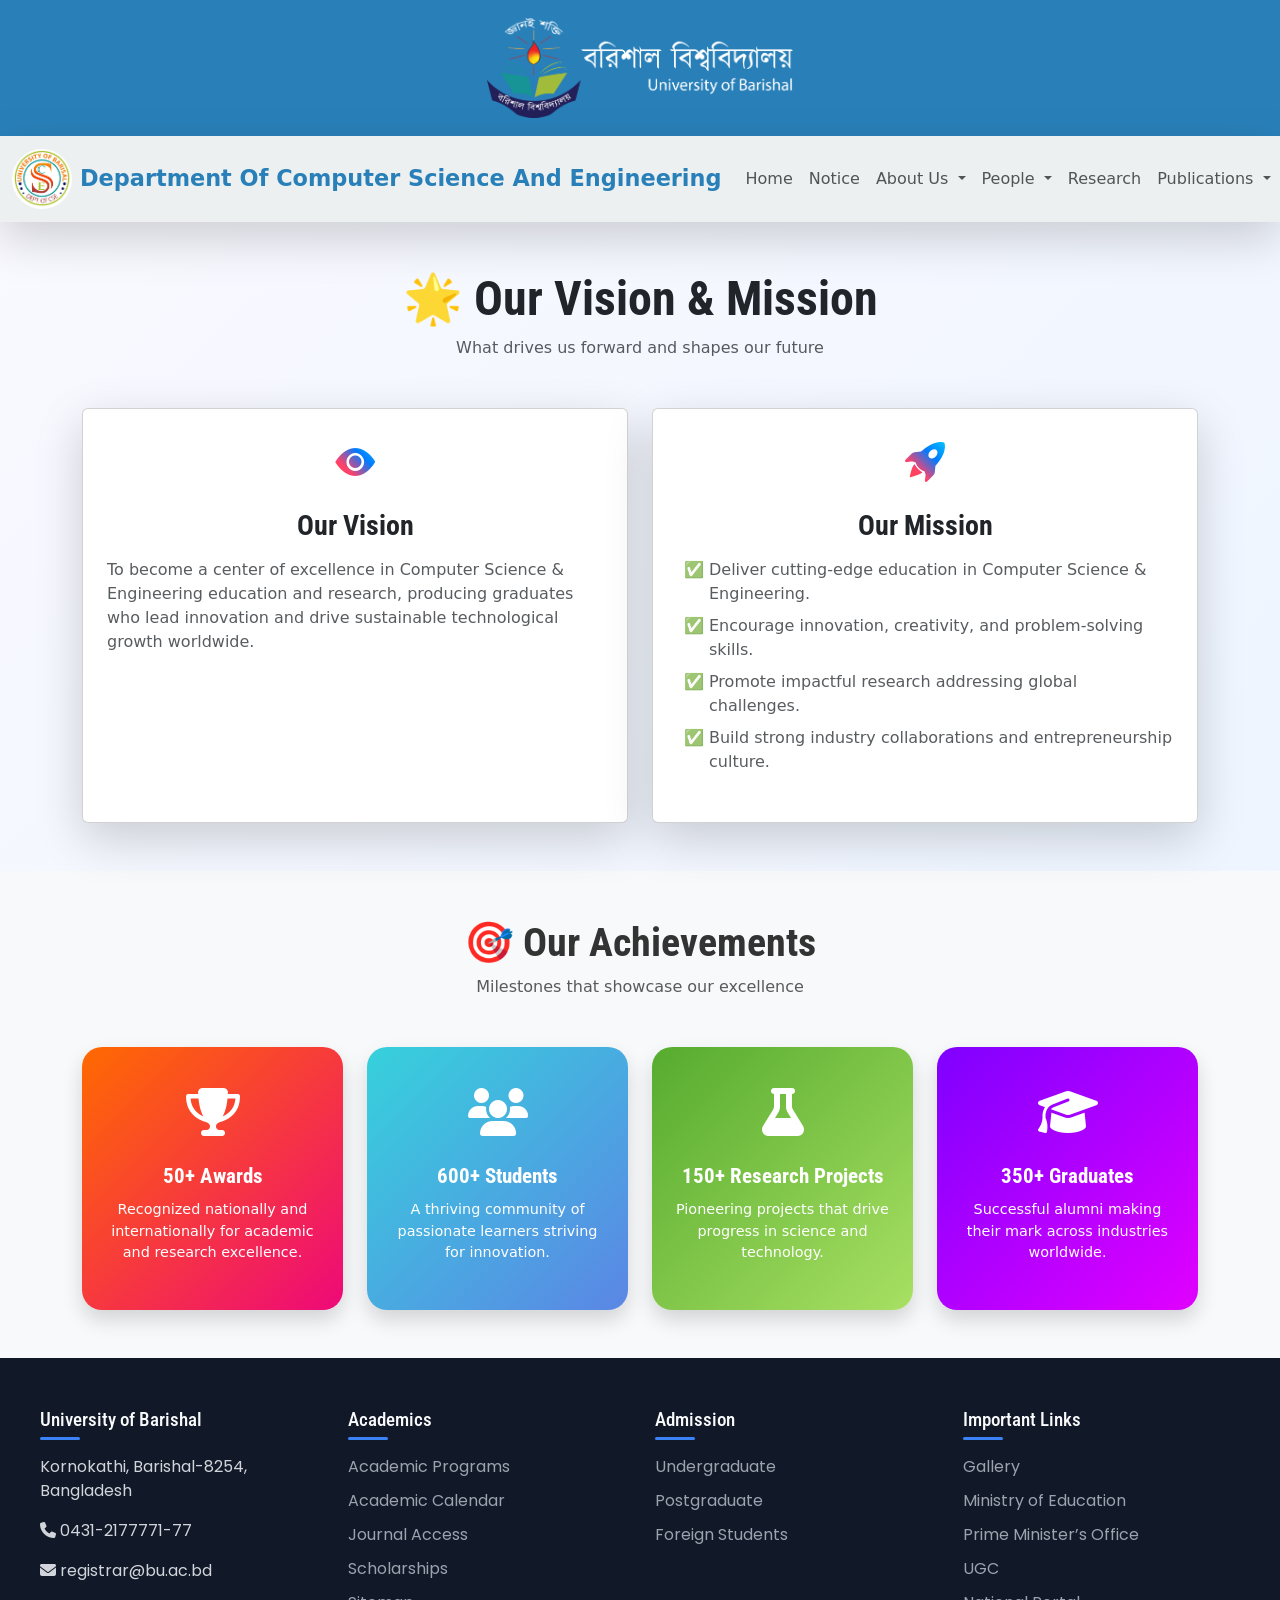
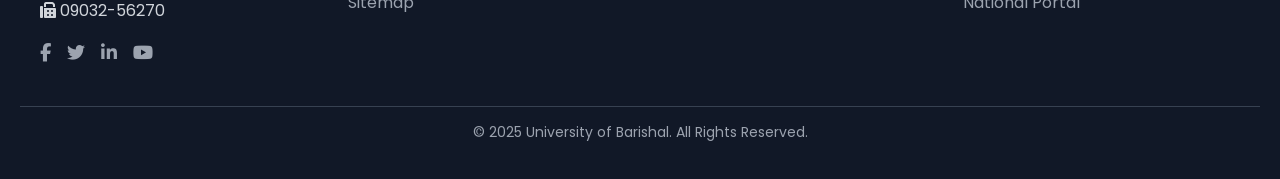
<file: about.html>
<!DOCTYPE html>
<html lang="en">
<head>
    <meta charset="UTF-8">
    <meta name="viewport" content="width=device-width, initial-scale=1.0, maximum-scale=1.0, user-scalable=no">

    
    <link rel="stylesheet" href="style.css">
    
    <link rel="stylesheet" href="https://cdnjs.cloudflare.com/ajax/libs/font-awesome/6.4.0/css/all.min.css">
    <link rel="stylesheet" href="https://cdn.jsdelivr.net/npm/bootstrap-icons@1.10.5/font/bootstrap-icons.css">
    <link href="https://cdn.jsdelivr.net/npm/bootstrap@5.3.7/dist/css/bootstrap.min.css" rel="stylesheet" integrity="sha384-LN+7fdVzj6u52u30Kp6M/trliBMCMKTyK833zpbD+pXdCLuTusPj697FH4R/5mcr" crossorigin="anonymous">
    <link href="https://fonts.googleapis.com/css2?family=Poppins:wght@700&display=swap" rel="stylesheet">
    <link href="https://fonts.googleapis.com/css2?family=Roboto+Condensed:wght@400;700&display=swap" rel="stylesheet">

    <!-- AOS CSS -->
<link href="https://cdn.jsdelivr.net/npm/aos@2.3.4/dist/aos.css" rel="stylesheet">

<!-- AOS JS -->
<script src="https://cdn.jsdelivr.net/npm/aos@2.3.4/dist/aos.js"></script>


<link rel="icon" href="img/bu_logo.png" type="image/x-icon">


    <title>About |  BU CSE </title>

</head>


<body>


    
    <!-- navbar cover -->
<div class="nav_cover" >
    <a href="index.html" class="navbar-brand ">
        <img data-aos="fade-left" src="img/cover_logo.png" class="img-fluid " alt="Bu_logo" style="max-height: 100px; width:auto;">
    </a>
</div>




<!-- Bootstrap Navbar -->
<nav class="navbar navbar-expand-lg sticky-top shadow-lg" id="nav_bar">
  <div class="container-fluid">

    <!-- Logo + Department Name -->
    <a class="navbar-brand d-flex align-items-center" href="index.html">
      <img src="img/cse.jpg" alt="Bu_logo" style="max-height: 60px; width:auto; border-radius: 50%;" class="me-2">
      <span class="dept_name d-none d-md-inline" data-aos="slide-down">Department Of Computer Science And Engineering</span>
    </a>

    <!-- Hamburger Button for Mobile -->
    <button class="navbar-toggler" type="button" data-bs-toggle="collapse" data-bs-target="#navbarMenu" 
      aria-controls="navbarMenu" aria-expanded="false" aria-label="Toggle navigation">
      <span class="navbar-toggler-icon"></span>
    </button>

    <!-- Collapsible Menu -->
    <div class="collapse navbar-collapse" id="navbarMenu">
      <ul class="navbar-nav ms-auto mb-2 mb-lg-0">

        <!-- Home -->
        <li class="nav-item">
          <a class="nav-link" href="index.html">Home</a>
        </li>

        <!-- Home -->
        <li class="nav-item">
          <a class="nav-link" href="notice.html">Notice</a>
        </li>


        <!-- About Us -->
        <li class="nav-item dropdown">
          <a class="nav-link dropdown-toggle" href="#" id="aboutDropdown" role="button" data-bs-toggle="dropdown">
            About Us
          </a>
          <ul class="dropdown-menu">
            <li><a class="dropdown-item" href="#head-message">Message From Department Head</a></li>
            <li><a class="dropdown-item" href="#about-department">About The Department </a></li>
            <li><a class="dropdown-item" href="about.html">Vision & Mission</a></li>
            <li><a class="dropdown-item" href="about.html">Achievements</a></li>
          </ul>
        </li>

        <!-- Faculty -->
        <li class="nav-item dropdown">
          <a class="nav-link dropdown-toggle" href="#" id="facultyDropdown" role="button" data-bs-toggle="dropdown">
            People
          </a>
          <ul class="dropdown-menu">
            <li><a class="dropdown-item" href="people.html">Faculty</a></li>
            <li><a class="dropdown-item" href="people.html">Officers</a></li>
            <li><a class="dropdown-item" href="people.html">Staff</a></li>
          </ul>
        </li>


         <!-- Research -->
        <li class="nav-item">
          <a class="nav-link " href="research.html" id="researchDropdown" role="button" data-bs-toggle="dropdown">
            Research
          </a>
        </li>



    <!-- Programs -->
        <li class="nav-item dropdown">
          <a class="nav-link dropdown-toggle" href="#" id="programsDropdown" role="button" data-bs-toggle="dropdown">
            Publications
          </a>
          <ul class="dropdown-menu">
                <li><a class="dropdown-item" href="publication.html">Articles</a></li>
                <li><a class="dropdown-item" href="publication.html">Books</a></li>
                <li><a class="dropdown-item" href="publication.html">Book Chapters</a></li>
                <li><a class="dropdown-item" href="publication.html">Conferences</a></li>
                <li><a class="dropdown-item" href="publication.html">Publications</a></li>
                <li><a class="dropdown-item" href="publication.html">Monographs</a></li>
                <li><a class="dropdown-item" href="publication.html">Workshops</a></li>
        </ul>

        </li>

      <!-- Faculty -->
        <li class="nav-item dropdown">
          <a class="nav-link dropdown-toggle" href="#" id="facultyDropdown" role="button" data-bs-toggle="dropdown">
            Others
          </a>
          <ul class="dropdown-menu">
            <li><a class="dropdown-item" href="Curriculum.html">Curriculum</a></li>
            <li><a class="dropdown-item" href="Seminar.html"> Seminar/Workshop</a></li>
            <li><a class="dropdown-item" href="Chitizens.html">Chitizens Charter</a></li>
            <li><a class="dropdown-item" href="Alumni.html">Alumni</a></li>

          </ul>
        </li>
    
        <!-- Contact -->
        <li class="nav-item">
          <a class="nav-link" href="contact.html">Contact</a>
        </li>

      </ul>
    </div>
  </div>
</nav>



<!-- Loader -->
<div id="loader-wrapper">
  <div class="loader"></div>
</div>






<!-- Vision & Mission Section -->
<section class="vision-mission py-5">
  <div class="container">
    <div class="text-center mb-5">
      <h2 class="fw-bold display-5">🌟 Our Vision & Mission</h2>
      <p class="text-muted">What drives us forward and shapes our future</p>
    </div>
    
    <div class="row g-4">
      <!-- Vision Card -->
      <div class="col-lg-6 col-md-12">
        <div class="card vision-card h-100 shadow-lg p-4" data-aos="fade-right">
          <div class="icon-box mb-3 text-center">
            <i class="bi bi-eye-fill fs-1 text-gradient"></i>
          </div>
          <h3 class="fw-bold text-center mb-3">Our Vision</h3>
          <p class="text-muted">
            To become a center of excellence in Computer Science & Engineering education and research, producing graduates who lead innovation and drive sustainable technological growth worldwide.
          </p>
        </div>
      </div>

      <!-- Mission Card -->
      <div class="col-lg-6 col-md-12">
        <div class="card mission-card h-100 shadow-lg p-4" data-aos="fade-left">
          <div class="icon-box mb-3 text-center">
            <i class="bi bi-rocket-takeoff-fill fs-1 text-gradient"></i>
          </div>
          <h3 class="fw-bold text-center mb-3">Our Mission</h3>
          <ul class="text-muted">
            <li>Deliver cutting-edge education in Computer Science & Engineering.</li>
            <li>Encourage innovation, creativity, and problem-solving skills.</li>
            <li>Promote impactful research addressing global challenges.</li>
            <li>Build strong industry collaborations and entrepreneurship culture.</li>
          </ul>
        </div>
      </div>
    </div>
  </div>
</section>







<!-- Achievements Section -->
<section class="achievements py-5">
  <div class="container">
    <div class="text-center mb-5">
      <h2 class="fw-bold" data-aos="fade-down">🎯 Our Achievements</h2>
      <p class="text-muted" data-aos="fade-up">Milestones that showcase our excellence</p>
    </div>

    <div class="row g-4">
      <!-- Achievement Card 1 -->
      <div class="col-md-6 col-lg-3" data-aos="zoom-in" data-aos-delay="100">
        <div class="achievement-card gradient-1">
          <div class="icon-box">
            <i class="fas fa-trophy"></i>
          </div>
          <h4>50+ Awards</h4>
          <p>Recognized nationally and internationally for academic and research excellence.</p>
        </div>
      </div>

      <!-- Achievement Card 2 -->
      <div class="col-md-6 col-lg-3" data-aos="zoom-in" data-aos-delay="200">
        <div class="achievement-card gradient-2">
          <div class="icon-box">
            <i class="fas fa-users"></i>
          </div>
          <h4>600+ Students</h4>
          <p>A thriving community of passionate learners striving for innovation.</p>
        </div>
      </div>

      <!-- Achievement Card 3 -->
      <div class="col-md-6 col-lg-3" data-aos="zoom-in" data-aos-delay="300">
        <div class="achievement-card gradient-3">
          <div class="icon-box">
            <i class="fas fa-flask"></i>
          </div>
          <h4>150+ Research Projects</h4>
          <p>Pioneering projects that drive progress in science and technology.</p>
        </div>
      </div>

      <!-- Achievement Card 4 -->
      <div class="col-md-6 col-lg-3" data-aos="zoom-in" data-aos-delay="400">
        <div class="achievement-card gradient-4">
          <div class="icon-box">
            <i class="fas fa-graduation-cap"></i>
          </div>
          <h4>350+ Graduates</h4>
          <p>Successful alumni making their mark across industries worldwide.</p>
        </div>
      </div>
    </div>
  </div>
</section>


























<footer>
  <div class="footer-container">
    <!-- Contact Info -->
    <div>
      <h3>University of Barishal</h3>
      <p>Kornokathi, Barishal-8254, Bangladesh</p>
      <p><i class="fa-solid fa-phone"></i> 0431-2177771-77</p>
      <p><i class="fa-solid fa-envelope"></i> registrar@bu.ac.bd</p>
      <p><i class="fa-solid fa-fax"></i> 09032-56270</p>
      <div class="social-icons">
        <a href="#"><i class="fab fa-facebook-f"></i></a>
        <a href="#"><i class="fab fa-twitter"></i></a>
        <a href="#"><i class="fab fa-linkedin-in"></i></a>
        <a href="#"><i class="fab fa-youtube"></i></a>
      </div>
    </div>

    <!-- Academics -->
    <div>
      <h3>Academics</h3>
      <ul>
        <li><a href="#">Academic Programs</a></li>
        <li><a href="#">Academic Calendar</a></li>
        <li><a href="#">Journal Access</a></li>
        <li><a href="#">Scholarships</a></li>
        <li><a href="#">Sitemap</a></li>
      </ul>
    </div>

    <!-- Admission -->
    <div>
      <h3>Admission</h3>
      <ul>
        <li><a href="#">Undergraduate</a></li>
        <li><a href="#">Postgraduate</a></li>
        <li><a href="#">Foreign Students</a></li>
      </ul>
    </div>

    <!-- Important Links -->
    <div>
      <h3>Important Links</h3>
      <ul>
        <li><a href="#">Gallery</a></li>
        <li><a href="#">Ministry of Education</a></li>
        <li><a href="#">Prime Minister’s Office</a></li>
        <li><a href="#">UGC</a></li>
        <li><a href="#">National Portal</a></li>
      </ul>
    </div>
  </div>

  <div class="bottom-bar">
    <p>© 2025 University of Barishal. All Rights Reserved.</p>
  </div>
</footer>

<a href="#top" id="goUpBtn" class="btn " 
   style="position: fixed; background-color : #2980b9; color : white; bottom: 20px; right: 20px; display: none; z-index: 999;">
  <i class="fas fa-arrow-up"></i>
</a>


<script>
  const images = document.images;
  let loadedCount = 0;
  let loaderHidden = false;

  function hideLoader() {
    if (!loaderHidden) {
      loaderHidden = true;
      document.body.classList.add("loaded");
      // Initialize AOS after loader disappears
      AOS.init({ duration: 1000, once: true });
      setTimeout(() => AOS.refresh(), 100);
    }
  }

  // Maximum loader time = 2 seconds
  setTimeout(hideLoader, 2000);

  if (images.length === 0) {
    hideLoader();
  } else {
    for (let i = 0; i < images.length; i++) {
      if (images[i].complete) {
        loadedCount++;
      } else {
        images[i].addEventListener('load', () => {
          loadedCount++;
          if (loadedCount === images.length) hideLoader();
        });
        images[i].addEventListener('error', () => {
          loadedCount++;
          if (loadedCount === images.length) hideLoader();
        });
      }
    }
    if (loadedCount === images.length) hideLoader();
  }
</script>




<!-- script part -->
    <script  src="navbar.js"> </script>
    <script src="https://cdn.jsdelivr.net/npm/bootstrap@5.3.7/dist/js/bootstrap.bundle.min.js" integrity="sha384-ndDqU0Gzau9qJ1lfW4pNLlhNTkCfHzAVBReH9diLvGRem5+R9g2FzA8ZGN954O5Q" crossorigin="anonymous"></script>
    <script src="script.js"></script>
    



</body>

</html>
</file>
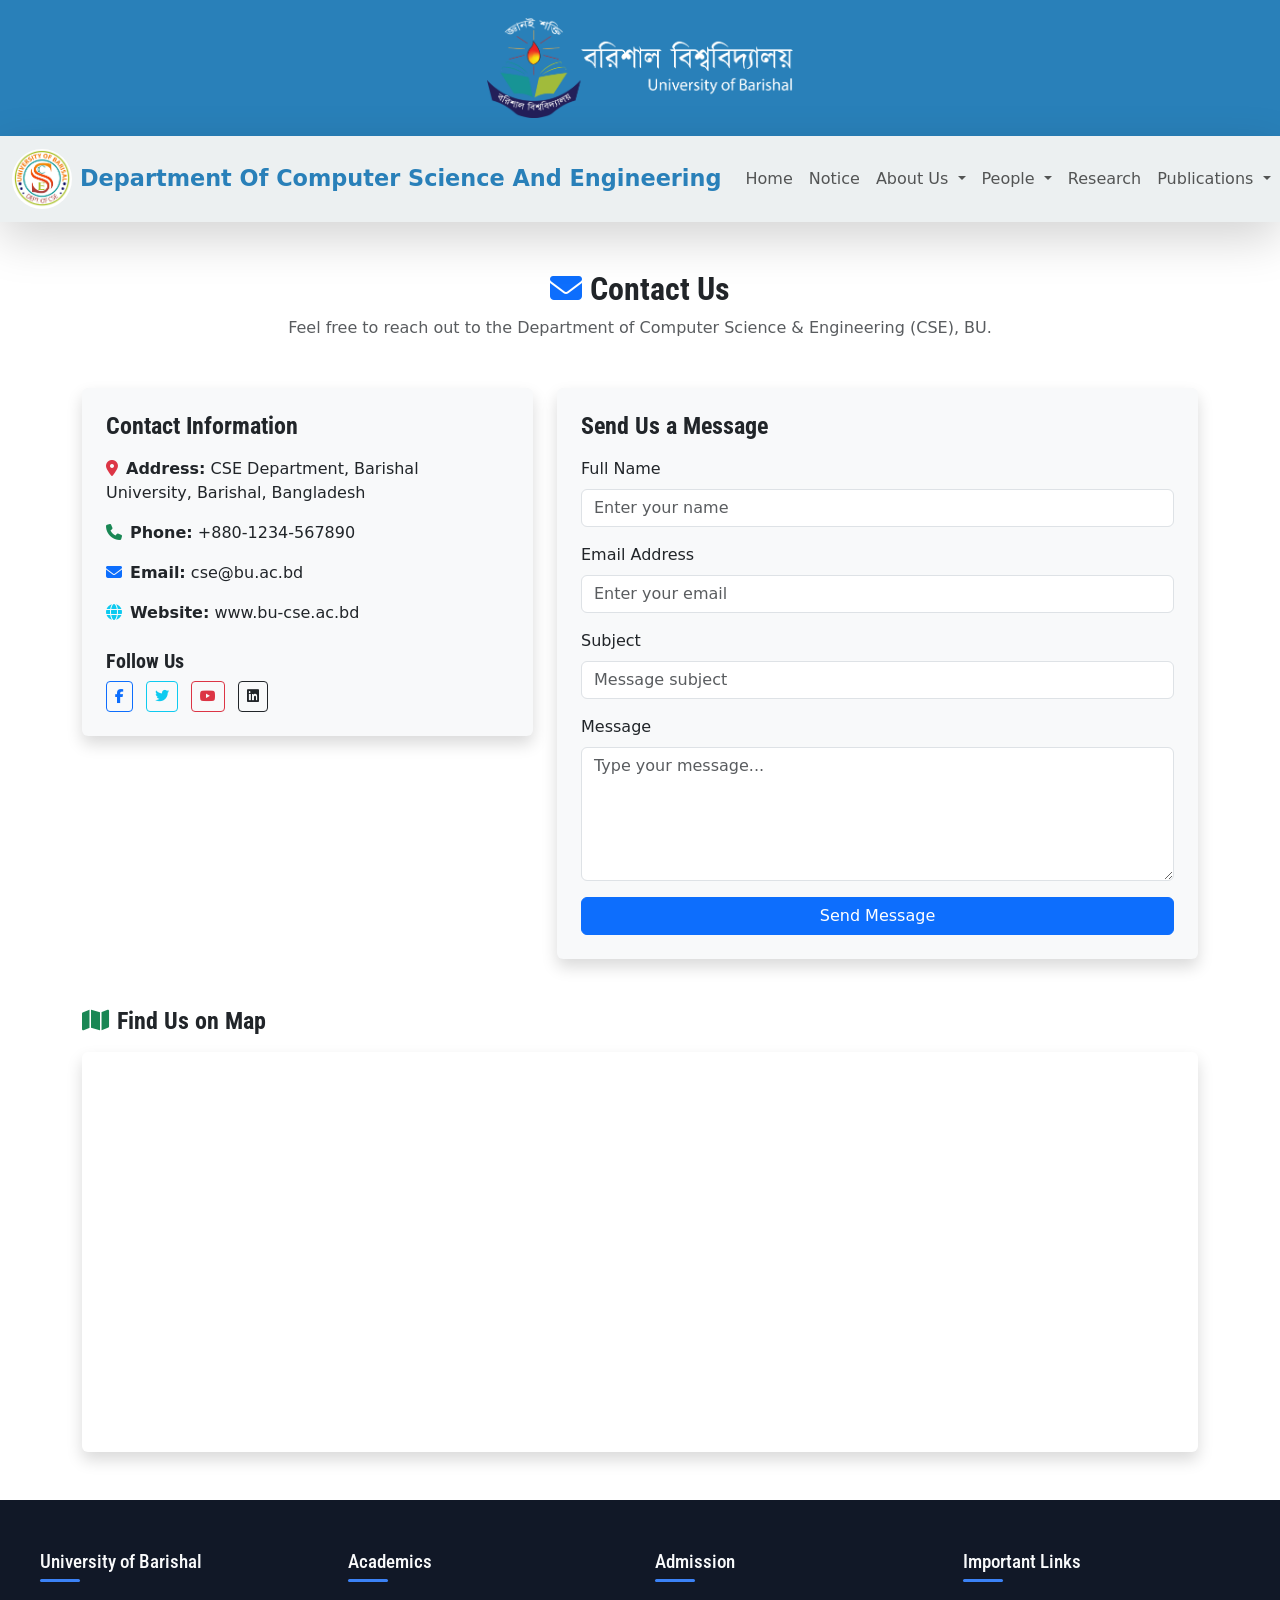
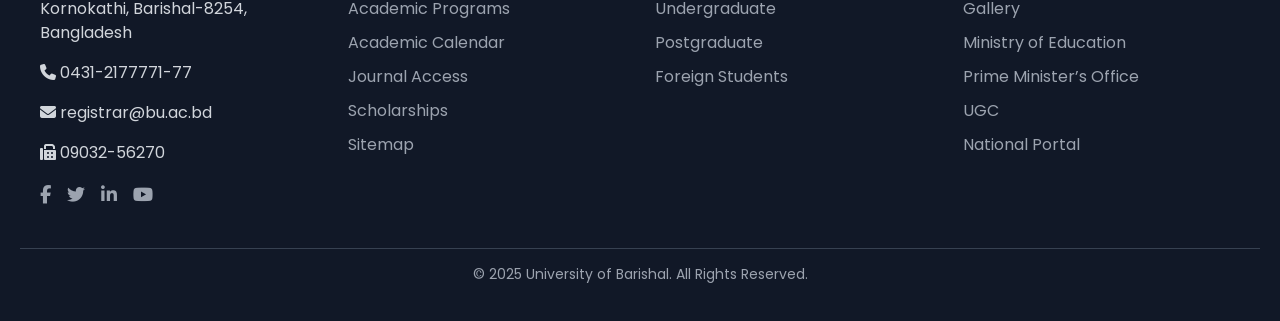
<file: contact.html>
<!DOCTYPE html>
<html lang="en">
<head>
    <meta charset="UTF-8">
    <meta name="viewport" content="width=device-width, initial-scale=1.0, maximum-scale=1.0, user-scalable=no">

    
    <link rel="stylesheet" href="style.css">
    
    <link rel="stylesheet" href="https://cdnjs.cloudflare.com/ajax/libs/font-awesome/6.4.0/css/all.min.css">
    <link rel="stylesheet" href="https://cdn.jsdelivr.net/npm/bootstrap-icons@1.10.5/font/bootstrap-icons.css">
    <link href="https://cdn.jsdelivr.net/npm/bootstrap@5.3.7/dist/css/bootstrap.min.css" rel="stylesheet" integrity="sha384-LN+7fdVzj6u52u30Kp6M/trliBMCMKTyK833zpbD+pXdCLuTusPj697FH4R/5mcr" crossorigin="anonymous">
    <link href="https://fonts.googleapis.com/css2?family=Poppins:wght@700&display=swap" rel="stylesheet">
    <link href="https://fonts.googleapis.com/css2?family=Roboto+Condensed:wght@400;700&display=swap" rel="stylesheet">

    <!-- AOS CSS -->
<link href="https://cdn.jsdelivr.net/npm/aos@2.3.4/dist/aos.css" rel="stylesheet">

<!-- AOS JS -->
<script src="https://cdn.jsdelivr.net/npm/aos@2.3.4/dist/aos.js"></script>


<link rel="icon" href="img/bu_logo.png" type="image/x-icon">


    <title>Contact |  BU CSE </title>

</head>


<body>


    
    <!-- navbar cover -->
<div class="nav_cover" >
    <a href="index.html" class="navbar-brand ">
        <img data-aos="fade-left" src="img/cover_logo.png" class="img-fluid " alt="Bu_logo" style="max-height: 100px; width:auto;">
    </a>
</div>




<!-- Bootstrap Navbar -->
<nav class="navbar navbar-expand-lg sticky-top shadow-lg" id="nav_bar">
  <div class="container-fluid">

    <!-- Logo + Department Name -->
    <a class="navbar-brand d-flex align-items-center" href="index.html">
      <img src="img/cse.jpg" alt="Bu_logo" style="max-height: 60px; width:auto; border-radius: 50%;" class="me-2">
      <span class="dept_name d-none d-md-inline" data-aos="slide-down">Department Of Computer Science And Engineering</span>
    </a>

    <!-- Hamburger Button for Mobile -->
    <button class="navbar-toggler" type="button" data-bs-toggle="collapse" data-bs-target="#navbarMenu" 
      aria-controls="navbarMenu" aria-expanded="false" aria-label="Toggle navigation">
      <span class="navbar-toggler-icon"></span>
    </button>

    <!-- Collapsible Menu -->
    <div class="collapse navbar-collapse" id="navbarMenu">
      <ul class="navbar-nav ms-auto mb-2 mb-lg-0">

        <!-- Home -->
        <li class="nav-item">
          <a class="nav-link" href="index.html">Home</a>
        </li>

        <!-- Home -->
        <li class="nav-item">
          <a class="nav-link" href="notice.html">Notice</a>
        </li>


        <!-- About Us -->
        <li class="nav-item dropdown">
          <a class="nav-link dropdown-toggle" href="#" id="aboutDropdown" role="button" data-bs-toggle="dropdown">
            About Us
          </a>
          <ul class="dropdown-menu">
            <li><a class="dropdown-item" href="#head-message">Message From Department Head</a></li>
            <li><a class="dropdown-item" href="#about-department">About The Department </a></li>
            <li><a class="dropdown-item" href="about.html">Vision & Mission</a></li>
            <li><a class="dropdown-item" href="about.html">Achievements</a></li>
          </ul>
        </li>

        <!-- Faculty -->
        <li class="nav-item dropdown">
          <a class="nav-link dropdown-toggle" href="#" id="facultyDropdown" role="button" data-bs-toggle="dropdown">
            People
          </a>
          <ul class="dropdown-menu">
            <li><a class="dropdown-item" href="people.html">Faculty</a></li>
            <li><a class="dropdown-item" href="people.html">Officers</a></li>
            <li><a class="dropdown-item" href="people.html">Staff</a></li>
          </ul>
        </li>


          <!-- Research -->
        <li class="nav-item">
          <a class="nav-link " href="research.html" >
            Research
          </a>
        </li>


    <!-- Programs -->
        <li class="nav-item dropdown">
          <a class="nav-link dropdown-toggle" href="#" id="programsDropdown" role="button" data-bs-toggle="dropdown">
            Publications
          </a>
          <ul class="dropdown-menu">
                <li><a class="dropdown-item" href="publication.html">Articles</a></li>
                <li><a class="dropdown-item" href="publication.html">Books</a></li>
                <li><a class="dropdown-item" href="publication.html">Book Chapters</a></li>
                <li><a class="dropdown-item" href="publication.html">Conferences</a></li>
                <li><a class="dropdown-item" href="publication.html">Publications</a></li>
                <li><a class="dropdown-item" href="publication.html">Monographs</a></li>
                <li><a class="dropdown-item" href="publication.html">Workshops</a></li>
        </ul>

        </li>

      <!-- Faculty -->
        <li class="nav-item dropdown">
          <a class="nav-link dropdown-toggle" href="#" id="facultyDropdown" role="button" data-bs-toggle="dropdown">
            Others
          </a>
          <ul class="dropdown-menu">
            <li><a class="dropdown-item" href="Curriculum.html">Curriculum</a></li>
            <li><a class="dropdown-item" href="Seminar.html"> Seminar/Workshop</a></li>
            <li><a class="dropdown-item" href="Chitizens.html">Chitizens Charter</a></li>
            <li><a class="dropdown-item" href="Alumni.html">Alumni</a></li>

          </ul>
        </li>
    
        <!-- Contact -->
        <li class="nav-item">
          <a class="nav-link" href="contact.html">Contact</a>
        </li>

      </ul>
    </div>
  </div>
</nav>




<!-- Loader -->
<div id="loader-wrapper">
  <div class="loader"></div>
</div>






<!-- Contact Page -->
<div class="container my-5">

  <div class="text-center mb-5">
    <h2 class="fw-bold">
      <i class="fas fa-envelope text-primary me-2"></i>Contact Us
    </h2>
    <p class="text-muted">Feel free to reach out to the Department of Computer Science & Engineering (CSE), BU.</p>
  </div>

  <div class="row g-4">
    <!-- Contact Info -->
    <div class="col-lg-5">
      <div class="p-4 shadow rounded bg-light">
        <h4 class="fw-bold mb-3">Contact Information</h4>
        <p><i class="fas fa-map-marker-alt text-danger me-2"></i><b>Address:</b> CSE Department, Barishal University, Barishal, Bangladesh</p>
        <p><i class="fas fa-phone text-success me-2"></i><b>Phone:</b> +880-1234-567890</p>
        <p><i class="fas fa-envelope text-primary me-2"></i><b>Email:</b> cse@bu.ac.bd</p>
        <p><i class="fas fa-globe text-info me-2"></i><b>Website:</b> www.bu-cse.ac.bd</p>

        <h5 class="fw-bold mt-4">Follow Us</h5>
        <div>
          <a href="#" class="btn btn-sm btn-outline-primary me-2"><i class="fab fa-facebook-f"></i></a>
          <a href="#" class="btn btn-sm btn-outline-info me-2"><i class="fab fa-twitter"></i></a>
          <a href="#" class="btn btn-sm btn-outline-danger me-2"><i class="fab fa-youtube"></i></a>
          <a href="#" class="btn btn-sm btn-outline-dark"><i class="fab fa-linkedin"></i></a>
        </div>
      </div>
    </div>

    <!-- Contact Form -->
    <div class="col-lg-7">
      <div class="p-4 shadow rounded bg-light">
        <h4 class="fw-bold mb-3">Send Us a Message</h4>
        <form>
          <div class="mb-3">
            <label class="form-label">Full Name</label>
            <input type="text" class="form-control" placeholder="Enter your name" required>
          </div>
          <div class="mb-3">
            <label class="form-label">Email Address</label>
            <input type="email" class="form-control" placeholder="Enter your email" required>
          </div>
          <div class="mb-3">
            <label class="form-label">Subject</label>
            <input type="text" class="form-control" placeholder="Message subject" required>
          </div>
          <div class="mb-3">
            <label class="form-label">Message</label>
            <textarea class="form-control" rows="5" placeholder="Type your message..." required></textarea>
          </div>
          <button type="submit" class="btn btn-primary w-100">Send Message</button>
        </form>
      </div>
    </div>
  </div>

  <!-- Google Maps -->
  <div class="mt-5">
    <h4 class="fw-bold mb-3"><i class="fas fa-map text-success me-2"></i>Find Us on Map</h4>
    <div class="shadow rounded overflow-hidden" style="height: 400px;">
      <iframe 
        src="https://maps.google.com/maps?ll=22.659866,90.3621061&q=University%20of%20Barishal&t=k&z=17&hl=en&output=embed" 
        width="100%" height="100%" style="border:0;" allowfullscreen="" loading="lazy">
      </iframe>
    </div>
  </div>

</div>































<footer>
  <div class="footer-container">
    <!-- Contact Info -->
    <div>
      <h3>University of Barishal</h3>
      <p>Kornokathi, Barishal-8254, Bangladesh</p>
      <p><i class="fa-solid fa-phone"></i> 0431-2177771-77</p>
      <p><i class="fa-solid fa-envelope"></i> registrar@bu.ac.bd</p>
      <p><i class="fa-solid fa-fax"></i> 09032-56270</p>
      <div class="social-icons">
        <a href="#"><i class="fab fa-facebook-f"></i></a>
        <a href="#"><i class="fab fa-twitter"></i></a>
        <a href="#"><i class="fab fa-linkedin-in"></i></a>
        <a href="#"><i class="fab fa-youtube"></i></a>
      </div>
    </div>

    <!-- Academics -->
    <div>
      <h3>Academics</h3>
      <ul>
        <li><a href="#">Academic Programs</a></li>
        <li><a href="#">Academic Calendar</a></li>
        <li><a href="#">Journal Access</a></li>
        <li><a href="#">Scholarships</a></li>
        <li><a href="#">Sitemap</a></li>
      </ul>
    </div>

    <!-- Admission -->
    <div>
      <h3>Admission</h3>
      <ul>
        <li><a href="#">Undergraduate</a></li>
        <li><a href="#">Postgraduate</a></li>
        <li><a href="#">Foreign Students</a></li>
      </ul>
    </div>

    <!-- Important Links -->
    <div>
      <h3>Important Links</h3>
      <ul>
        <li><a href="#">Gallery</a></li>
        <li><a href="#">Ministry of Education</a></li>
        <li><a href="#">Prime Minister’s Office</a></li>
        <li><a href="#">UGC</a></li>
        <li><a href="#">National Portal</a></li>
      </ul>
    </div>
  </div>

  <div class="bottom-bar">
    <p>© 2025 University of Barishal. All Rights Reserved.</p>
  </div>
</footer>

<a href="#top" id="goUpBtn" class="btn " 
   style="position: fixed; background-color : #2980b9; color : white; bottom: 20px; right: 20px; display: none; z-index: 999;">
  <i class="fas fa-arrow-up"></i>
</a>



<script>
  const images = document.images;
  let loadedCount = 0;
  let loaderHidden = false;

  function hideLoader() {
    if (!loaderHidden) {
      loaderHidden = true;
      document.body.classList.add("loaded");
      // Initialize AOS after loader disappears
      AOS.init({ duration: 1000, once: true });
      setTimeout(() => AOS.refresh(), 100);
    }
  }

  // Maximum loader time = 2 seconds
  setTimeout(hideLoader, 2000);

  if (images.length === 0) {
    hideLoader();
  } else {
    for (let i = 0; i < images.length; i++) {
      if (images[i].complete) {
        loadedCount++;
      } else {
        images[i].addEventListener('load', () => {
          loadedCount++;
          if (loadedCount === images.length) hideLoader();
        });
        images[i].addEventListener('error', () => {
          loadedCount++;
          if (loadedCount === images.length) hideLoader();
        });
      }
    }
    if (loadedCount === images.length) hideLoader();
  }
</script>

<!-- script part -->
<script src="script.js"></script>
    <script  src="navbar.js"> </script>
    <script src="https://cdn.jsdelivr.net/npm/bootstrap@5.3.7/dist/js/bootstrap.bundle.min.js" integrity="sha384-ndDqU0Gzau9qJ1lfW4pNLlhNTkCfHzAVBReH9diLvGRem5+R9g2FzA8ZGN954O5Q" crossorigin="anonymous"></script>
    



</body>

</html>
</file>
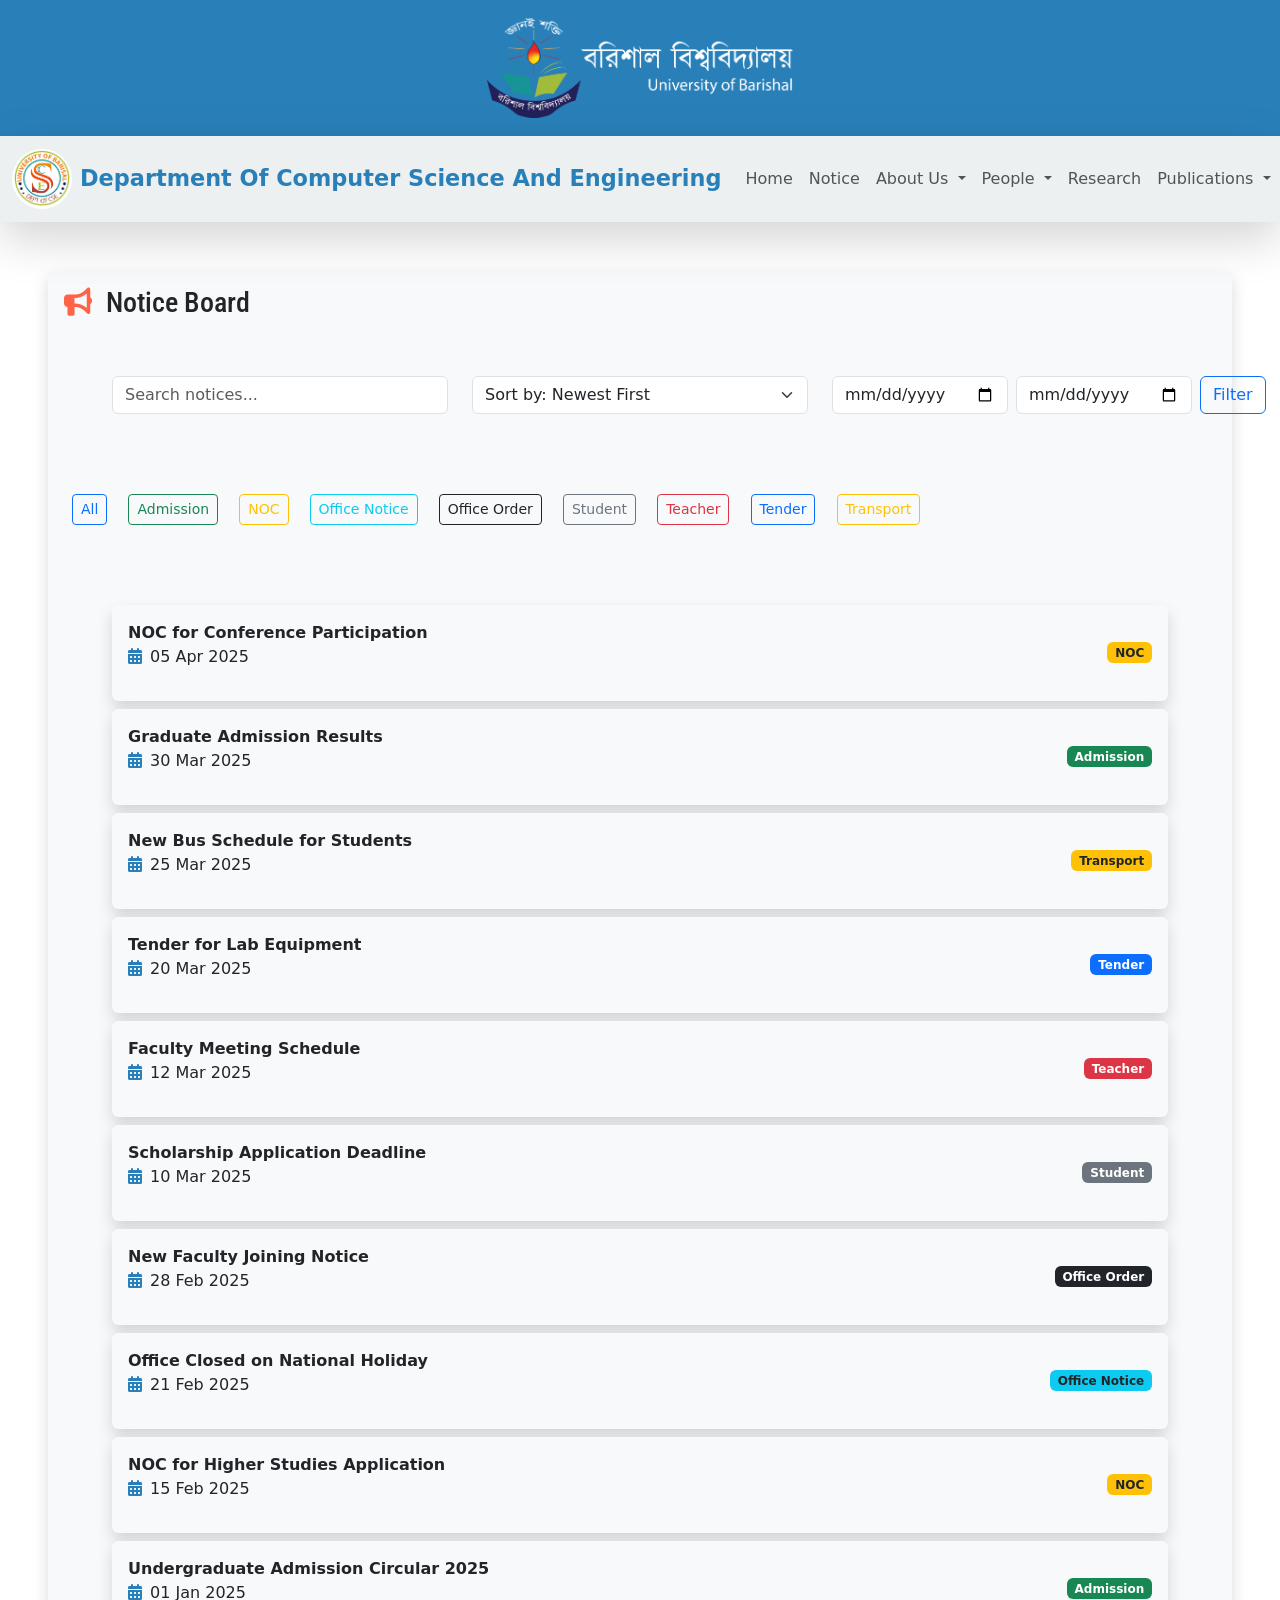
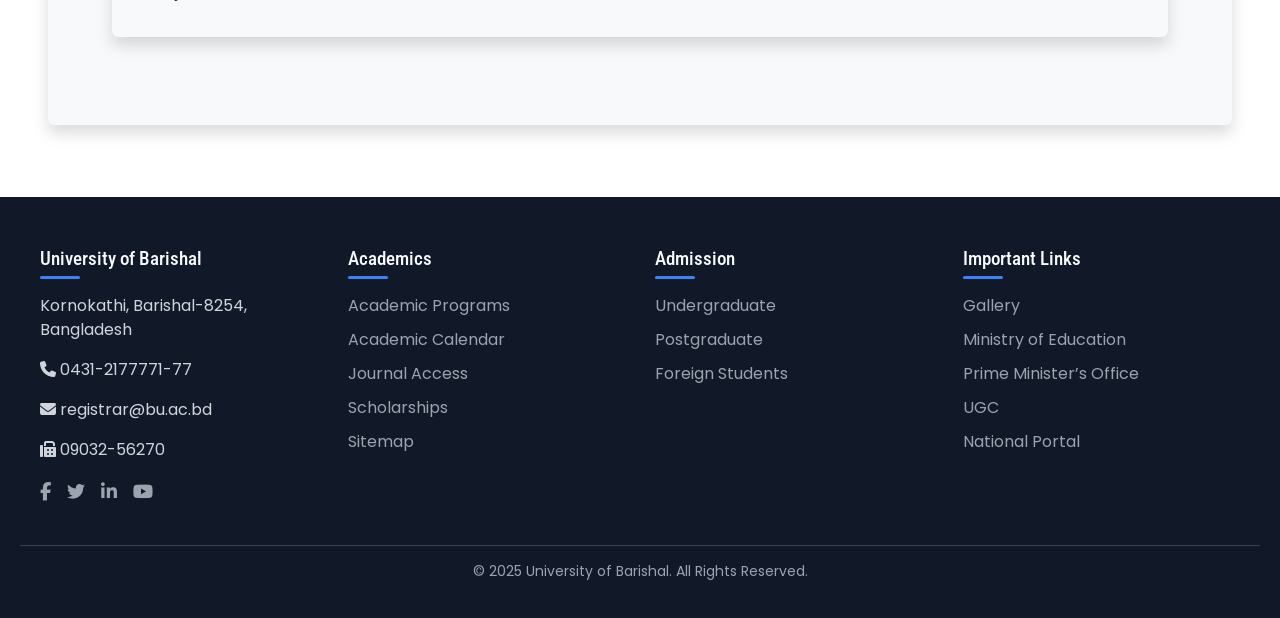
<file: notice.html>
<!DOCTYPE html>
<html lang="en">
<head>
    <meta charset="UTF-8">
    <meta name="viewport" content="width=device-width, initial-scale=1.0, maximum-scale=1.0, user-scalable=no">

    
    <link rel="stylesheet" href="style.css">
    
    <link rel="stylesheet" href="https://cdnjs.cloudflare.com/ajax/libs/font-awesome/6.4.0/css/all.min.css">
    <link rel="stylesheet" href="https://cdn.jsdelivr.net/npm/bootstrap-icons@1.10.5/font/bootstrap-icons.css">
    <link href="https://cdn.jsdelivr.net/npm/bootstrap@5.3.7/dist/css/bootstrap.min.css" rel="stylesheet" integrity="sha384-LN+7fdVzj6u52u30Kp6M/trliBMCMKTyK833zpbD+pXdCLuTusPj697FH4R/5mcr" crossorigin="anonymous">
    <link href="https://fonts.googleapis.com/css2?family=Poppins:wght@700&display=swap" rel="stylesheet">
    <link href="https://fonts.googleapis.com/css2?family=Roboto+Condensed:wght@400;700&display=swap" rel="stylesheet">

    <!-- AOS CSS -->
<link href="https://cdn.jsdelivr.net/npm/aos@2.3.4/dist/aos.css" rel="stylesheet">

<!-- AOS JS -->
<script src="https://cdn.jsdelivr.net/npm/aos@2.3.4/dist/aos.js"></script>


<link rel="icon" href="img/bu_logo.png" type="image/x-icon">


    <title>Home |  BU CSE </title>

</head>


<body>


    
    <!-- navbar cover -->
<div class="nav_cover" >
    <a href="index.html" class="navbar-brand ">
        <img data-aos="fade-left" src="img/cover_logo.png" class="img-fluid " alt="Bu_logo" style="max-height: 100px; width:auto;">
    </a>
</div>




<!-- Bootstrap Navbar -->
<nav class="navbar navbar-expand-lg sticky-top shadow-lg" id="nav_bar">
  <div class="container-fluid">

    <!-- Logo + Department Name -->
    <a class="navbar-brand d-flex align-items-center" href="index.html">
      <img src="img/cse.jpg" alt="Bu_logo" style="max-height: 60px; width:auto; border-radius: 50%;" class="me-2">
      <span class="dept_name d-none d-md-inline" data-aos="slide-down">Department Of Computer Science And Engineering</span>
    </a>

    <!-- Hamburger Button for Mobile -->
    <button class="navbar-toggler" type="button" data-bs-toggle="collapse" data-bs-target="#navbarMenu" 
      aria-controls="navbarMenu" aria-expanded="false" aria-label="Toggle navigation">
      <span class="navbar-toggler-icon"></span>
    </button>

    <!-- Collapsible Menu -->
    <div class="collapse navbar-collapse" id="navbarMenu">
      <ul class="navbar-nav ms-auto mb-2 mb-lg-0">

        <!-- Home -->
        <li class="nav-item">
          <a class="nav-link" href="index.html">Home</a>
        </li>

        <!-- Home -->
        <li class="nav-item">
          <a class="nav-link" href="notice.html">Notice</a>
        </li>


        <!-- About Us -->
        <li class="nav-item dropdown">
          <a class="nav-link dropdown-toggle" href="#" id="aboutDropdown" role="button" data-bs-toggle="dropdown">
            About Us
          </a>
          <ul class="dropdown-menu">
            <li><a class="dropdown-item" href="#head-message">Message From Department Head</a></li>
            <li><a class="dropdown-item" href="#about-department">About The Department </a></li>
            <li><a class="dropdown-item" href="about.html">Vision & Mission</a></li>
            <li><a class="dropdown-item" href="about.html">Achievements</a></li>
          </ul>
        </li>

        <!-- Faculty -->
        <li class="nav-item dropdown">
          <a class="nav-link dropdown-toggle" href="#" id="facultyDropdown" role="button" data-bs-toggle="dropdown">
            People
          </a>
          <ul class="dropdown-menu">
            <li><a class="dropdown-item" href="people.html">Faculty</a></li>
            <li><a class="dropdown-item" href="people.html">Officers</a></li>
            <li><a class="dropdown-item" href="people.html">Staff</a></li>
          </ul>
        </li>


          <!-- Research -->
        <li class="nav-item">
          <a class="nav-link " href="research.html" >
            Research
          </a>
        </li>


    <!-- Programs -->
        <li class="nav-item dropdown">
          <a class="nav-link dropdown-toggle" href="#" id="programsDropdown" role="button" data-bs-toggle="dropdown">
            Publications
          </a>
          <ul class="dropdown-menu">
                <li><a class="dropdown-item" href="publication.html">Articles</a></li>
                <li><a class="dropdown-item" href="publication.html">Books</a></li>
                <li><a class="dropdown-item" href="publication.html">Book Chapters</a></li>
                <li><a class="dropdown-item" href="publication.html">Conferences</a></li>
                <li><a class="dropdown-item" href="publication.html">Publications</a></li>
                <li><a class="dropdown-item" href="publication.html">Monographs</a></li>
                <li><a class="dropdown-item" href="publication.html">Workshops</a></li>
        </ul>

        </li>

      <!-- Faculty -->
        <li class="nav-item dropdown">
          <a class="nav-link dropdown-toggle" href="#" id="facultyDropdown" role="button" data-bs-toggle="dropdown">
            Others
          </a>
          <ul class="dropdown-menu">
            <li><a class="dropdown-item" href="Curriculum.html">Curriculum</a></li>
            <li><a class="dropdown-item" href="Seminar.html"> Seminar/Workshop</a></li>
            <li><a class="dropdown-item" href="Chitizens.html">Chitizens Charter</a></li>
            <li><a class="dropdown-item" href="Alumni.html">Alumni</a></li>

          </ul>
        </li>
    
        <!-- Contact -->
        <li class="nav-item">
          <a class="nav-link" href="contact.html">Contact</a>
        </li>

      </ul>
    </div>
  </div>
</nav>




<!-- Loader -->
<div id="loader-wrapper">
  <div class="loader"></div>
</div>













<!-- Notice Board / Events (20%) -->
<div class="col-12 col-lg-12 mb-4 p-5 align-items-center">
  <div class="p-3 shadow rounded bg-light">
    <h3>
      <i class="fas fa-bullhorn" style="color: tomato; margin-right: 8px;"></i>
      Notice Board
    </h3>

    <!-- Search & Sort Controls -->
    <div class="row mb-3 p-5">
      <!-- Search -->
      <div class="col-md-4 mb-2">
        <input type="text" id="noticeSearch" class="form-control" placeholder="Search notices...">
      </div>

      <!-- Sort -->
      <div class="col-md-4 mb-2">
        <select id="sortByDate" class="form-select">
          <option value="newest">Sort by: Newest First</option>
          <option value="oldest">Sort by: Oldest First</option>
        </select>
      </div>

      <!-- Date Range Filter -->
      <div class="col-md-4 mb-2 d-flex">
        <input type="date" id="startDate" class="form-control me-2">
        <input type="date" id="endDate" class="form-control me-2">
        <button id="filterDateRange" class="btn btn-outline-primary">Filter</button>
      </div>
    </div>

    <!-- Filter Buttons -->
    <div class="mb-3">
      <button class="btn btn-sm btn-outline-primary filter-btn m-2" data-type="all">All</button>
      <button class="btn btn-sm btn-outline-success filter-btn m-2" data-type="Admission">Admission</button>
      <button class="btn btn-sm btn-outline-warning filter-btn m-2" data-type="NOC">NOC</button>
      <button class="btn btn-sm btn-outline-info filter-btn m-2" data-type="Office Notice">Office Notice</button>
      <button class="btn btn-sm btn-outline-dark filter-btn m-2" data-type="Office Order">Office Order</button>
      <button class="btn btn-sm btn-outline-secondary filter-btn m-2" data-type="Student">Student</button>
      <button class="btn btn-sm btn-outline-danger filter-btn m-2" data-type="Teacher">Teacher</button>
      <button class="btn btn-sm btn-outline-primary filter-btn m-2" data-type="Tender">Tender</button>
      <button class="btn btn-sm btn-outline-warning filter-btn m-2" data-type="Transport">Transport</button>
    </div>

    <!-- Notices List -->
    <ul class="list-unstyled p-5" id="noticeList">
      <!-- Example Notice -->
      <li>
        <div class="notice_content shadow my-2 p-3 rounded bg-light d-flex justify-content-between align-items-center"
          data-type="Admission" data-date="2025-01-01">
          <div>
            <b>Undergraduate Admission Circular 2025</b>
            <p><i class="fas fa-calendar-alt me-2"></i>01 Jan 2025</p>
          </div>
          <span class="badge bg-success">Admission</span>
        </div>
      </li>

      <li>
        <div class="notice_content shadow my-2 p-3 rounded bg-light d-flex justify-content-between align-items-center"
          data-type="NOC" data-date="2025-02-15">
          <div>
            <b>NOC for Higher Studies Application</b>
            <p><i class="fas fa-calendar-alt me-2"></i>15 Feb 2025</p>
          </div>
          <span class="badge bg-warning text-dark">NOC</span>
        </div>
      </li>

      <li>
        <div class="notice_content shadow my-2 p-3 rounded bg-light d-flex justify-content-between align-items-center"
          data-type="Office Notice" data-date="2025-02-21">
          <div>
            <b>Office Closed on National Holiday</b>
            <p><i class="fas fa-calendar-alt me-2"></i>21 Feb 2025</p>
          </div>
          <span class="badge bg-info text-dark">Office Notice</span>
        </div>
      </li>

      <li>
        <div class="notice_content shadow my-2 p-3 rounded bg-light d-flex justify-content-between align-items-center"
          data-type="Office Order" data-date="2025-02-28">
          <div>
            <b>New Faculty Joining Notice</b>
            <p><i class="fas fa-calendar-alt me-2"></i>28 Feb 2025</p>
          </div>
          <span class="badge bg-dark">Office Order</span>
        </div>
      </li>

      <li>
        <div class="notice_content shadow my-2 p-3 rounded bg-light d-flex justify-content-between align-items-center"
          data-type="Student" data-date="2025-03-10">
          <div>
            <b>Scholarship Application Deadline</b>
            <p><i class="fas fa-calendar-alt me-2"></i>10 Mar 2025</p>
          </div>
          <span class="badge bg-secondary">Student</span>
        </div>
      </li>

      <li>
        <div class="notice_content shadow my-2 p-3 rounded bg-light d-flex justify-content-between align-items-center"
          data-type="Teacher" data-date="2025-03-12">
          <div>
            <b>Faculty Meeting Schedule</b>
            <p><i class="fas fa-calendar-alt me-2"></i>12 Mar 2025</p>
          </div>
          <span class="badge bg-danger">Teacher</span>
        </div>
      </li>

      <li>
        <div class="notice_content shadow my-2 p-3 rounded bg-light d-flex justify-content-between align-items-center"
          data-type="Tender" data-date="2025-03-20">
          <div>
            <b>Tender for Lab Equipment</b>
            <p><i class="fas fa-calendar-alt me-2"></i>20 Mar 2025</p>
          </div>
          <span class="badge bg-primary">Tender</span>
        </div>
      </li>

      <li>
        <div class="notice_content shadow my-2 p-3 rounded bg-light d-flex justify-content-between align-items-center"
          data-type="Transport" data-date="2025-03-25">
          <div>
            <b>New Bus Schedule for Students</b>
            <p><i class="fas fa-calendar-alt me-2"></i>25 Mar 2025</p>
          </div>
          <span class="badge bg-warning text-dark">Transport</span>
        </div>
      </li>

      <li>
        <div class="notice_content shadow my-2 p-3 rounded bg-light d-flex justify-content-between align-items-center"
          data-type="Admission" data-date="2025-03-30">
          <div>
            <b>Graduate Admission Results</b>
            <p><i class="fas fa-calendar-alt me-2"></i>30 Mar 2025</p>
          </div>
          <span class="badge bg-success">Admission</span>
        </div>
      </li>

      <li>
        <div class="notice_content shadow my-2 p-3 rounded bg-light d-flex justify-content-between align-items-center"
          data-type="NOC" data-date="2025-04-05">
          <div>
            <b>NOC for Conference Participation</b>
            <p><i class="fas fa-calendar-alt me-2"></i>05 Apr 2025</p>
          </div>
          <span class="badge bg-warning text-dark">NOC</span>
        </div>
      </li>
    </ul>
  </div>
</div>







<script>
  const images = document.images;
  let loadedCount = 0;
  let loaderHidden = false;

  function hideLoader() {
    if (!loaderHidden) {
      loaderHidden = true;
      document.body.classList.add("loaded");
      // Initialize AOS after loader disappears
      AOS.init({ duration: 1000, once: true });
      setTimeout(() => AOS.refresh(), 100);
    }
  }

  // Maximum loader time = 2 seconds
  setTimeout(hideLoader, 2000);

  if (images.length === 0) {
    hideLoader();
  } else {
    for (let i = 0; i < images.length; i++) {
      if (images[i].complete) {
        loadedCount++;
      } else {
        images[i].addEventListener('load', () => {
          loadedCount++;
          if (loadedCount === images.length) hideLoader();
        });
        images[i].addEventListener('error', () => {
          loadedCount++;
          if (loadedCount === images.length) hideLoader();
        });
      }
    }
    if (loadedCount === images.length) hideLoader();
  }
</script>







<script>
  const searchInput = document.getElementById("noticeSearch");
  const sortSelect = document.getElementById("sortByDate");
  const noticeList = document.getElementById("noticeList");
  const filterButtons = document.querySelectorAll(".filter-btn");
  const filterDateBtn = document.getElementById("filterDateRange");
  const startDateInput = document.getElementById("startDate");
  const endDateInput = document.getElementById("endDate");

  function filterNotices() {
    let searchValue = searchInput.value.toLowerCase();
    let filterType = document.querySelector(".filter-btn.active")?.dataset.type || "all";
    let startDate = startDateInput.value ? new Date(startDateInput.value) : null;
    let endDate = endDateInput.value ? new Date(endDateInput.value) : null;

    document.querySelectorAll("#noticeList li").forEach(li => {
      let notice = li.querySelector(".notice_content");
      let text = notice.innerText.toLowerCase();
      let type = notice.dataset.type;
      let date = new Date(notice.dataset.date);

      let matchesSearch = text.includes(searchValue);
      let matchesType = (filterType === "all" || type === filterType);
      let matchesDate = true;

      if (startDate && endDate) {
        matchesDate = (date >= startDate && date <= endDate);
      }

      li.style.display = (matchesSearch && matchesType && matchesDate) ? "" : "none";
    });
  }

  function sortNotices() {
    let notices = Array.from(document.querySelectorAll("#noticeList li"));
    let sorted = notices.sort((a, b) => {
      let dateA = new Date(a.querySelector(".notice_content").dataset.date);
      let dateB = new Date(b.querySelector(".notice_content").dataset.date);

      return sortSelect.value === "newest" ? dateB - dateA : dateA - dateB;
    });

    sorted.forEach(li => noticeList.appendChild(li));
  }

  searchInput.addEventListener("input", filterNotices);
  sortSelect.addEventListener("change", () => { sortNotices(); filterNotices(); });
  filterDateBtn.addEventListener("click", filterNotices);

  filterButtons.forEach(btn => {
    btn.addEventListener("click", () => {
      filterButtons.forEach(b => b.classList.remove("active"));
      btn.classList.add("active");
      filterNotices();
    });
  });

  // Initial sort
  sortNotices();
</script>













<footer>
  <div class="footer-container">
    <!-- Contact Info -->
    <div>
      <h3>University of Barishal</h3>
      <p>Kornokathi, Barishal-8254, Bangladesh</p>
      <p><i class="fa-solid fa-phone"></i> 0431-2177771-77</p>
      <p><i class="fa-solid fa-envelope"></i> registrar@bu.ac.bd</p>
      <p><i class="fa-solid fa-fax"></i> 09032-56270</p>
      <div class="social-icons">
        <a href="#"><i class="fab fa-facebook-f"></i></a>
        <a href="#"><i class="fab fa-twitter"></i></a>
        <a href="#"><i class="fab fa-linkedin-in"></i></a>
        <a href="#"><i class="fab fa-youtube"></i></a>
      </div>
    </div>

    <!-- Academics -->
    <div>
      <h3>Academics</h3>
      <ul>
        <li><a href="#">Academic Programs</a></li>
        <li><a href="#">Academic Calendar</a></li>
        <li><a href="#">Journal Access</a></li>
        <li><a href="#">Scholarships</a></li>
        <li><a href="#">Sitemap</a></li>
      </ul>
    </div>

    <!-- Admission -->
    <div>
      <h3>Admission</h3>
      <ul>
        <li><a href="#">Undergraduate</a></li>
        <li><a href="#">Postgraduate</a></li>
        <li><a href="#">Foreign Students</a></li>
      </ul>
    </div>

    <!-- Important Links -->
    <div>
      <h3>Important Links</h3>
      <ul>
        <li><a href="#">Gallery</a></li>
        <li><a href="#">Ministry of Education</a></li>
        <li><a href="#">Prime Minister’s Office</a></li>
        <li><a href="#">UGC</a></li>
        <li><a href="#">National Portal</a></li>
      </ul>
    </div>
  </div>

  <div class="bottom-bar">
    <p>© 2025 University of Barishal. All Rights Reserved.</p>
  </div>
</footer>

<a href="#top" id="goUpBtn" class="btn " 
   style="position: fixed; background-color : #2980b9; color : white; bottom: 20px; right: 20px; display: none; z-index: 999;">
  <i class="fas fa-arrow-up"></i>
</a>





<!-- script part -->
    <script  src="navbar.js"> </script>
    <script src="https://cdn.jsdelivr.net/npm/bootstrap@5.3.7/dist/js/bootstrap.bundle.min.js" integrity="sha384-ndDqU0Gzau9qJ1lfW4pNLlhNTkCfHzAVBReH9diLvGRem5+R9g2FzA8ZGN954O5Q" crossorigin="anonymous"></script>
    <script src="script.js"></script>
    



</body>

</html>
</file>
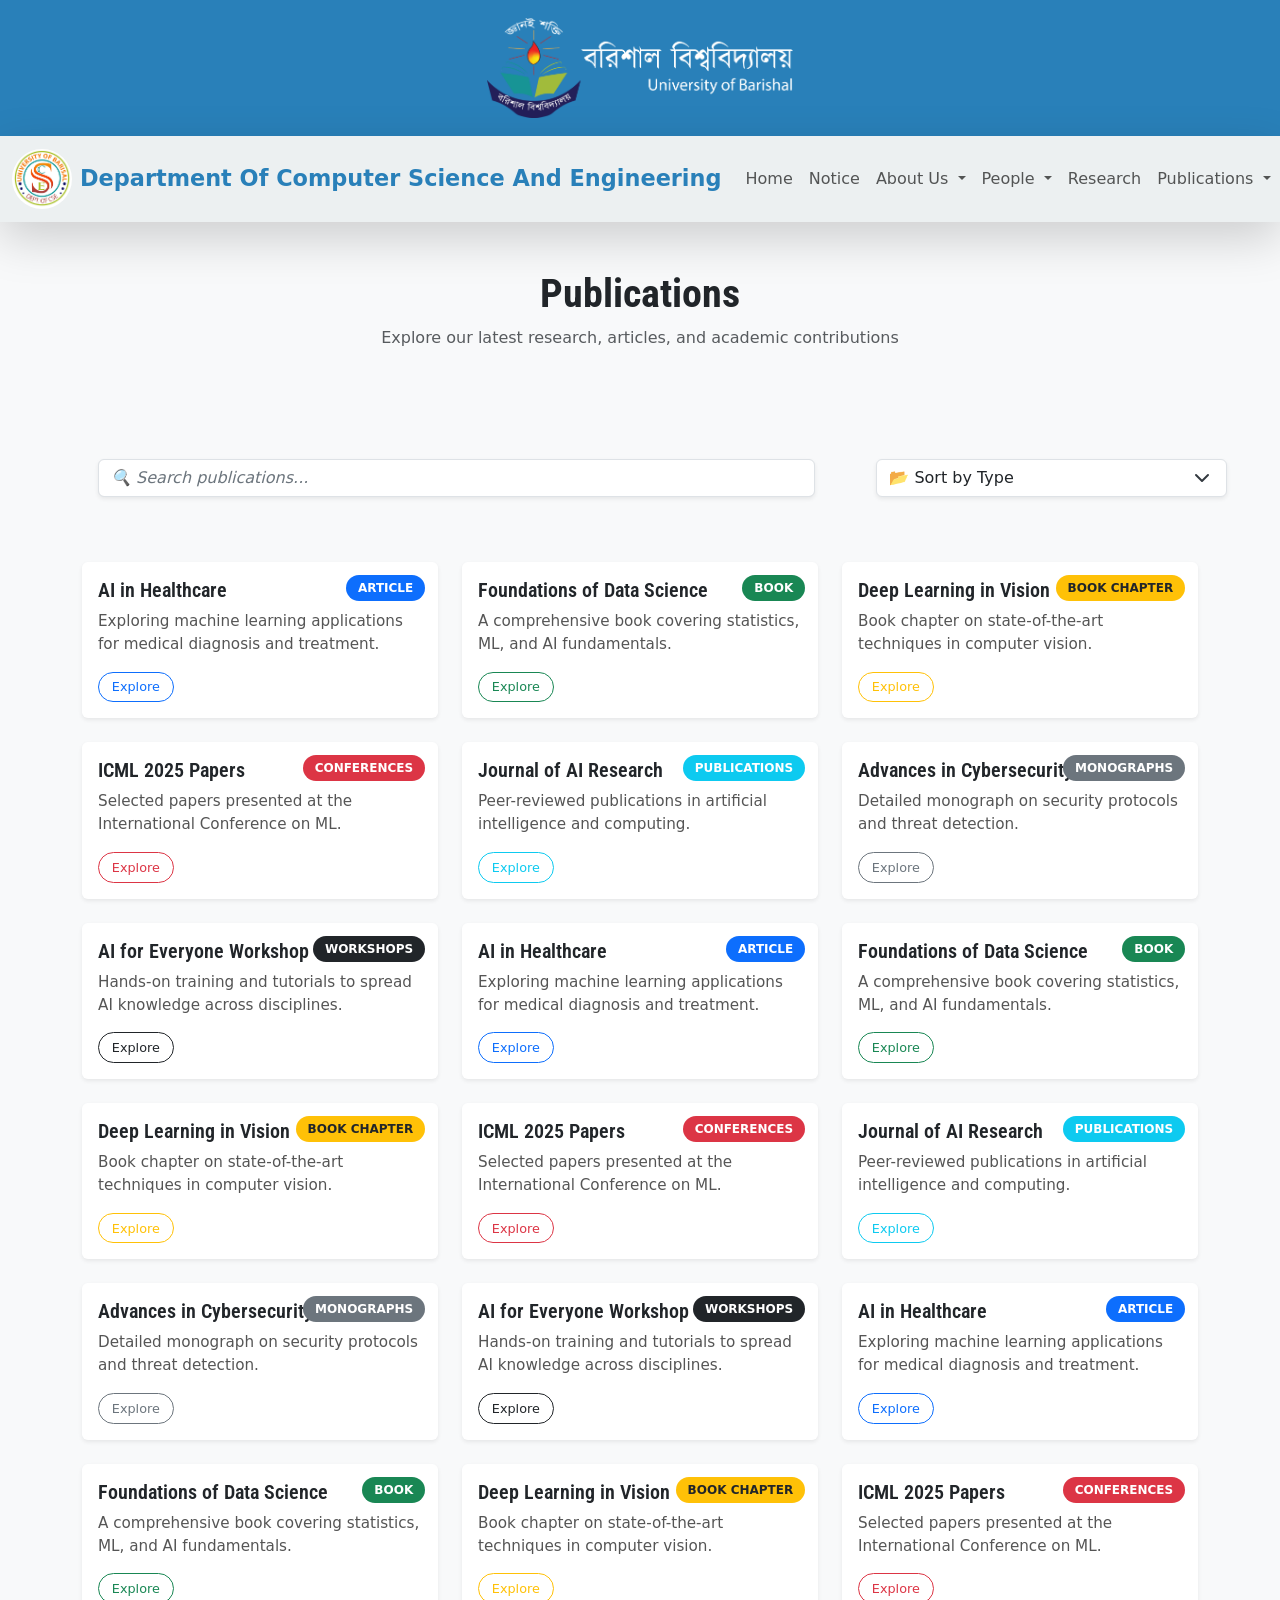
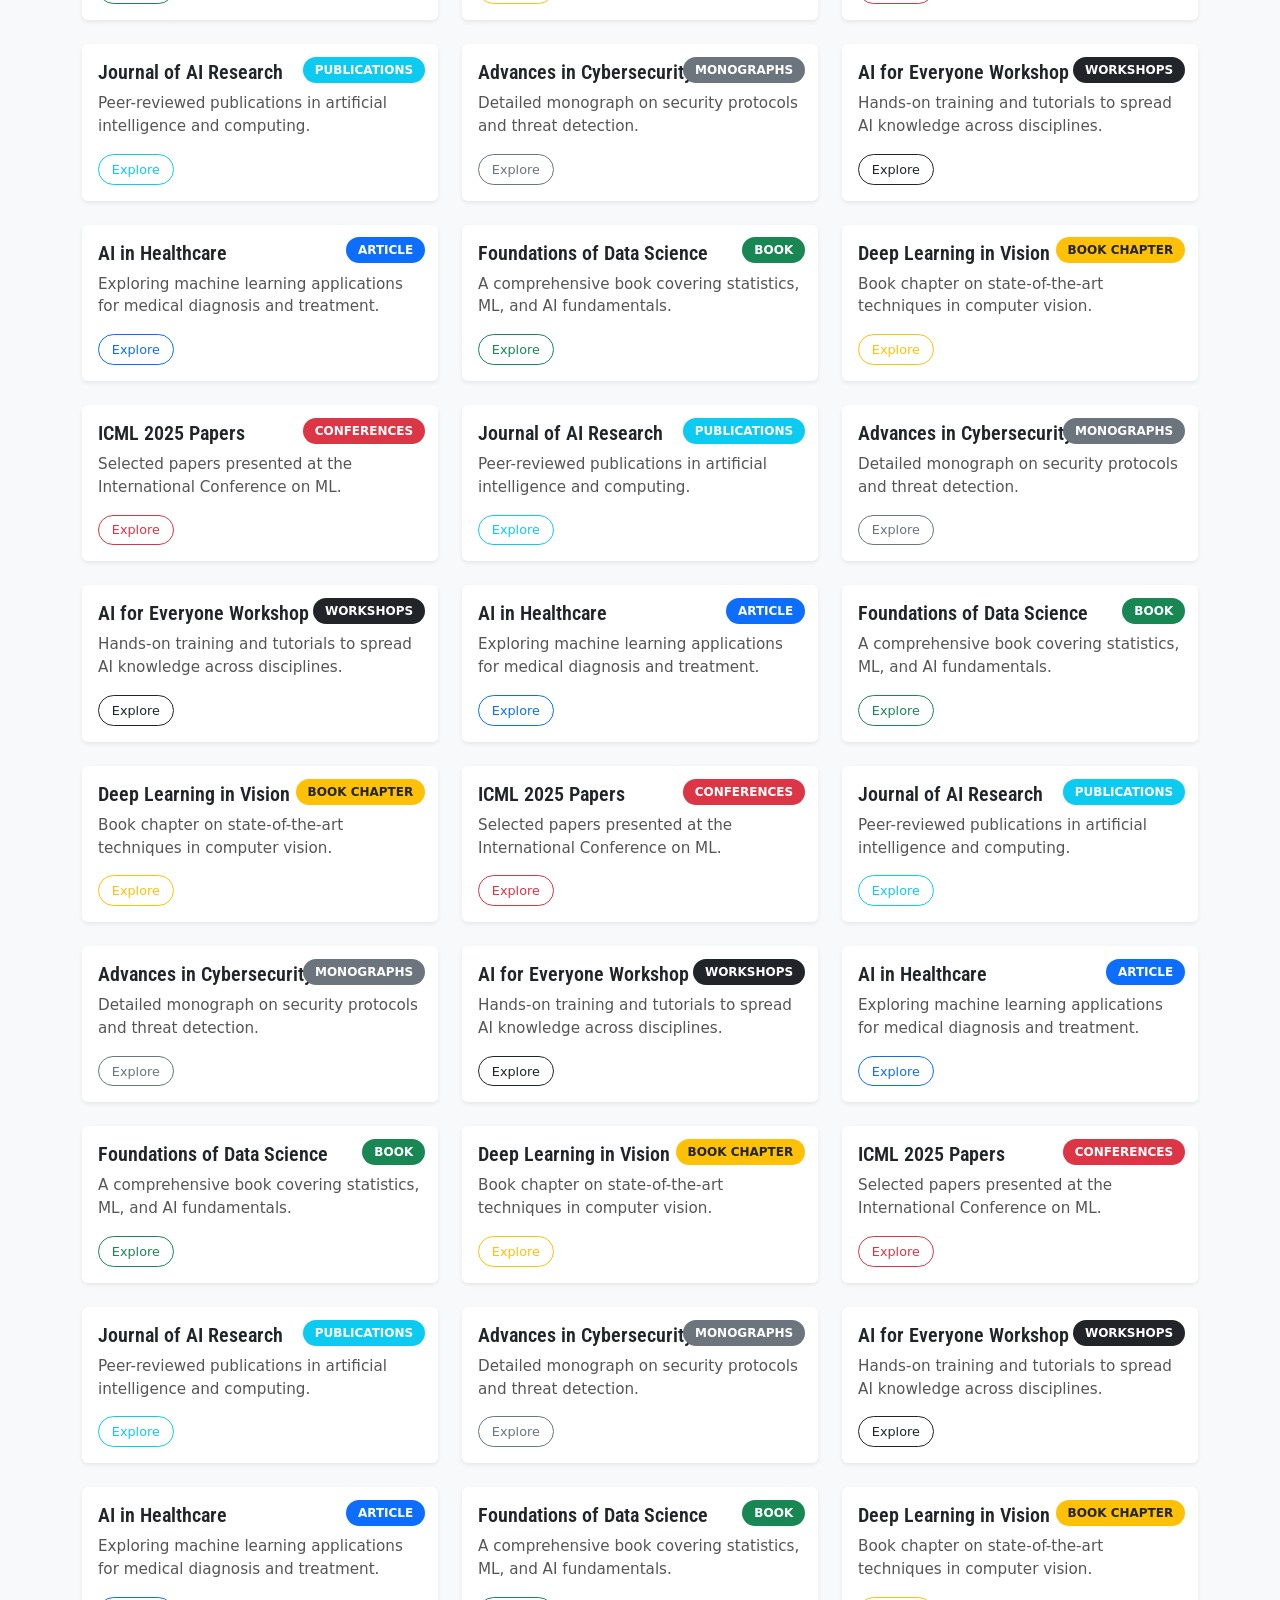
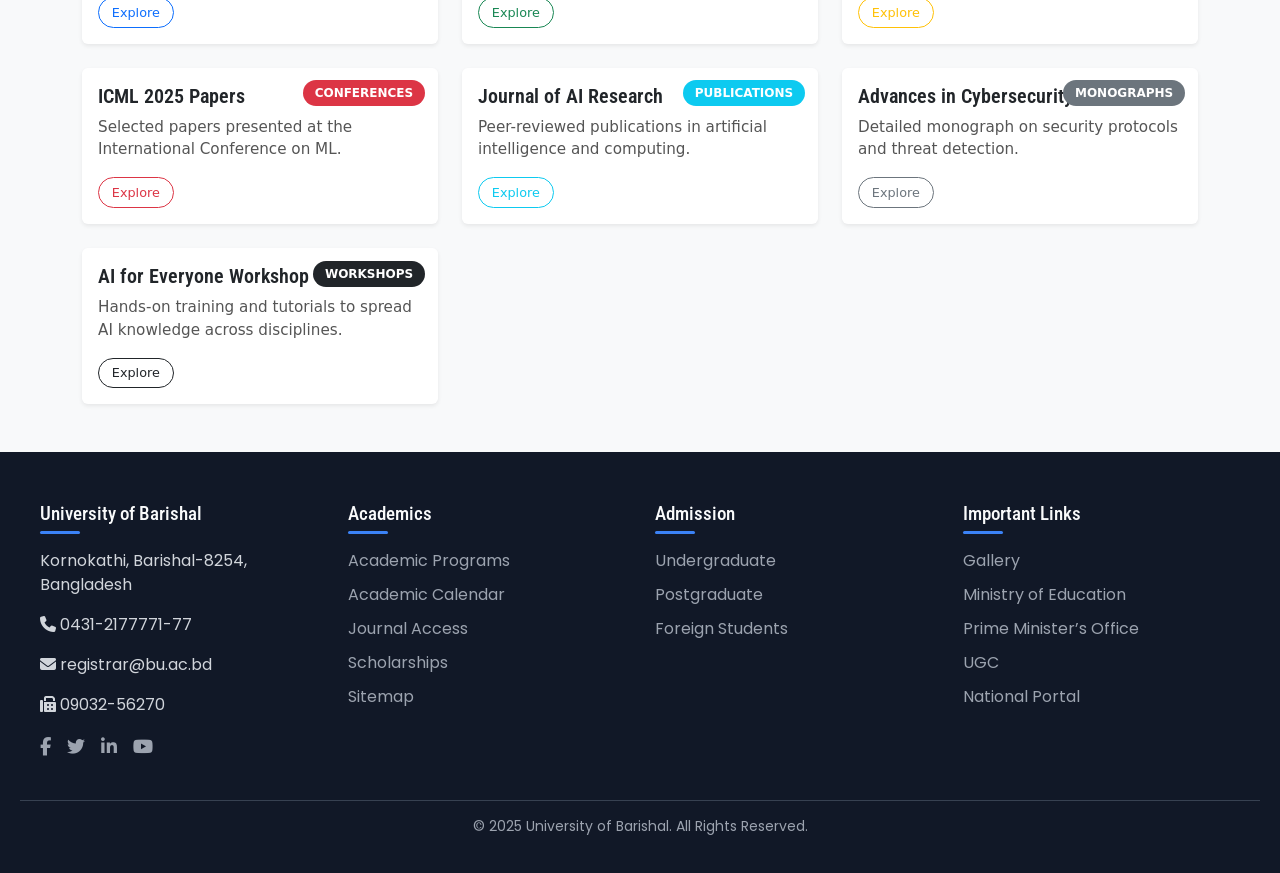
<file: publication.html>
<!DOCTYPE html>
<html lang="en">
<head>
    <meta charset="UTF-8">
    <meta name="viewport" content="width=device-width, initial-scale=1.0, maximum-scale=1.0, user-scalable=no">

    
    <link rel="stylesheet" href="style.css">
    
    <link rel="stylesheet" href="https://cdnjs.cloudflare.com/ajax/libs/font-awesome/6.4.0/css/all.min.css">
    <link rel="stylesheet" href="https://cdn.jsdelivr.net/npm/bootstrap-icons@1.10.5/font/bootstrap-icons.css">
    <link href="https://cdn.jsdelivr.net/npm/bootstrap@5.3.7/dist/css/bootstrap.min.css" rel="stylesheet" integrity="sha384-LN+7fdVzj6u52u30Kp6M/trliBMCMKTyK833zpbD+pXdCLuTusPj697FH4R/5mcr" crossorigin="anonymous">
    <link href="https://fonts.googleapis.com/css2?family=Poppins:wght@700&display=swap" rel="stylesheet">
    <link href="https://fonts.googleapis.com/css2?family=Roboto+Condensed:wght@400;700&display=swap" rel="stylesheet">

    <!-- AOS CSS -->
<link href="https://cdn.jsdelivr.net/npm/aos@2.3.4/dist/aos.css" rel="stylesheet">

<!-- AOS JS -->
<script src="https://cdn.jsdelivr.net/npm/aos@2.3.4/dist/aos.js"></script>


<link rel="icon" href="img/bu_logo.png" type="image/x-icon">


    <title>Publications |  BU CSE </title>

</head>


<body>


    
    <!-- navbar cover -->
<div class="nav_cover" >
    <a href="index.html" class="navbar-brand ">
        <img data-aos="fade-left" src="img/cover_logo.png" class="img-fluid " alt="Bu_logo" style="max-height: 100px; width:auto;">
    </a>
</div>




<!-- Bootstrap Navbar -->
<nav class="navbar navbar-expand-lg sticky-top shadow-lg" id="nav_bar">
  <div class="container-fluid">

    <!-- Logo + Department Name -->
    <a class="navbar-brand d-flex align-items-center" href="index.html">
      <img src="img/cse.jpg" alt="Bu_logo" style="max-height: 60px; width:auto; border-radius: 50%;" class="me-2">
      <span class="dept_name d-none d-md-inline" data-aos="slide-down">Department Of Computer Science And Engineering</span>
    </a>

    <!-- Hamburger Button for Mobile -->
    <button class="navbar-toggler" type="button" data-bs-toggle="collapse" data-bs-target="#navbarMenu" 
      aria-controls="navbarMenu" aria-expanded="false" aria-label="Toggle navigation">
      <span class="navbar-toggler-icon"></span>
    </button>

    <!-- Collapsible Menu -->
    <div class="collapse navbar-collapse" id="navbarMenu">
      <ul class="navbar-nav ms-auto mb-2 mb-lg-0">

        <!-- Home -->
        <li class="nav-item">
          <a class="nav-link" href="index.html">Home</a>
        </li>

        <!-- Home -->
        <li class="nav-item">
          <a class="nav-link" href="notice.html">Notice</a>
        </li>


        <!-- About Us -->
        <li class="nav-item dropdown">
          <a class="nav-link dropdown-toggle" href="#" id="aboutDropdown" role="button" data-bs-toggle="dropdown">
            About Us
          </a>
          <ul class="dropdown-menu">
            <li><a class="dropdown-item" href="#head-message">Message From Department Head</a></li>
            <li><a class="dropdown-item" href="#about-department">About The Department </a></li>
            <li><a class="dropdown-item" href="about.html">Vision & Mission</a></li>
            <li><a class="dropdown-item" href="about.html">Achievements</a></li>
          </ul>
        </li>

        <!-- Faculty -->
        <li class="nav-item dropdown">
          <a class="nav-link dropdown-toggle" href="#" id="facultyDropdown" role="button" data-bs-toggle="dropdown">
            People
          </a>
          <ul class="dropdown-menu">
            <li><a class="dropdown-item" href="people.html">Faculty</a></li>
            <li><a class="dropdown-item" href="people.html">Officers</a></li>
            <li><a class="dropdown-item" href="people.html">Staff</a></li>
          </ul>
        </li>


          <!-- Research -->
        <li class="nav-item">
          <a class="nav-link " href="research.html" >
            Research
          </a>
        </li>


    <!-- Programs -->
        <li class="nav-item dropdown">
          <a class="nav-link dropdown-toggle" href="#" id="programsDropdown" role="button" data-bs-toggle="dropdown">
            Publications
          </a>
          <ul class="dropdown-menu">
                <li><a class="dropdown-item" href="publication.html">Articles</a></li>
                <li><a class="dropdown-item" href="publication.html">Books</a></li>
                <li><a class="dropdown-item" href="publication.html">Book Chapters</a></li>
                <li><a class="dropdown-item" href="publication.html">Conferences</a></li>
                <li><a class="dropdown-item" href="publication.html">Publications</a></li>
                <li><a class="dropdown-item" href="publication.html">Monographs</a></li>
                <li><a class="dropdown-item" href="publication.html">Workshops</a></li>
        </ul>

        </li>

      <!-- Faculty -->
        <li class="nav-item dropdown">
          <a class="nav-link dropdown-toggle" href="#" id="facultyDropdown" role="button" data-bs-toggle="dropdown">
            Others
          </a>
          <ul class="dropdown-menu">
            <li><a class="dropdown-item" href="Curriculum.html">Curriculum</a></li>
            <li><a class="dropdown-item" href="Seminar.html"> Seminar/Workshop</a></li>
            <li><a class="dropdown-item" href="Chitizens.html">Chitizens Charter</a></li>
            <li><a class="dropdown-item" href="Alumni.html">Alumni</a></li>

          </ul>
        </li>
    
        <!-- Contact -->
        <li class="nav-item">
          <a class="nav-link" href="contact.html">Contact</a>
        </li>

      </ul>
    </div>
  </div>
</nav>




<!-- Loader -->
<div id="loader-wrapper">
  <div class="loader"></div>
</div>





<!-- Publications Section -->
<section class="publications py-5 bg-light">
  <div class="container">
    <!-- Section Title -->
    <div class="text-center mb-5">
      <h2 class="fw-bold display-6">Publications</h2>
      <p class="text-muted">Explore our latest research, articles, and academic contributions</p>
    </div>


<!-- Search and Sort Controls -->
<div class="row g-3 align-items-center mb-1 p-3">
  <div class="col-md-8">
    <input type="text" id="pubSearch" class="form-control shadow-sm" placeholder="🔍 Search publications...">
  </div>
  <div class="col-md-4">
    <select id="pubFilter" class="form-select shadow-sm">
      <option value="">📂 Sort by Type</option>
      <option value="Article">Article</option>
      <option value="Book">Book</option>
      <option value="Book Chapter">Book Chapter</option>
      <option value="Conferences">Conferences</option>
      <option value="Publications">Publications</option>
      <option value="Monographs">Monographs</option>
      <option value="Workshops">Workshops</option>
    </select>
  </div>
</div>


    <!-- Publications Grid -->
    <div class="row g-4">
      
        <!-- Publication Card 1 -->
      <div  class="col-12 col-md-6 col-lg-4" data-aos="fade-up">
        <div class="shine-dark-on-light card pub-card h-100 border-0 shadow-sm overflow-hidden">
          <span class="pub-tag bg-primary">Article</span>
          <div class="card-body">
            <h5 class="card-title">AI in Healthcare</h5>
            <p class="card-text">Exploring machine learning applications for medical diagnosis and treatment.</p>
            <a href="#" class="btn btn-sm btn-outline-primary">Explore</a>
          </div>
        </div>
      </div>

      <!-- Publication Card 2 -->
      <div class="col-12 col-md-6 col-lg-4" data-aos="fade-up">
        <div class="shine-dark-on-light card pub-card h-100 border-0 shadow-sm overflow-hidden">
          <span class="pub-tag bg-success">Book</span>
          <div class="card-body">
            <h5 class="card-title">Foundations of Data Science</h5>
            <p class="card-text">A comprehensive book covering statistics, ML, and AI fundamentals.</p>
            <a href="#" class="btn btn-sm btn-outline-success">Explore</a>
          </div>
        </div>
      </div>

      <!-- Publication Card 3 -->
      <div class="col-12 col-md-6 col-lg-4" data-aos="fade-up">
        <div class="shine-dark-on-light card pub-card h-100 border-0 shadow-sm overflow-hidden">
          <span class="pub-tag bg-warning text-dark">Book Chapter</span>
          <div class="card-body">
            <h5 class="card-title">Deep Learning in Vision</h5>
            <p class="card-text">Book chapter on state-of-the-art techniques in computer vision.</p>
            <a href="#" class="btn btn-sm btn-outline-warning">Explore</a>
          </div>
        </div>
      </div>

      <!-- Publication Card 4 -->
      <div class="col-12 col-md-6 col-lg-4" data-aos="fade-up">
        <div class="shine-dark-on-light card pub-card h-100 border-0 shadow-sm overflow-hidden">
          <span class="pub-tag bg-danger">Conferences</span>
          <div class="card-body">
            <h5 class="card-title">ICML 2025 Papers</h5>
            <p class="card-text">Selected papers presented at the International Conference on ML.</p>
            <a href="#" class="btn btn-sm btn-outline-danger">Explore</a>
          </div>
        </div>
      </div>

      <!-- Publication Card 5 -->
      <div class="col-12 col-md-6 col-lg-4" data-aos="fade-up">
        <div class="shine-dark-on-light card pub-card h-100 border-0 shadow-sm overflow-hidden">
          <span class="pub-tag bg-info">Publications</span>
          <div class="card-body">
            <h5 class="card-title">Journal of AI Research</h5>
            <p class="card-text">Peer-reviewed publications in artificial intelligence and computing.</p>
            <a href="#" class="btn btn-sm btn-outline-info">Explore</a>
          </div>
        </div>
      </div>

      <!-- Publication Card 6 -->
      <div class="col-12 col-md-6 col-lg-4" data-aos="fade-up">
        <div class="shine-dark-on-light card pub-card h-100 border-0 shadow-sm overflow-hidden">
          <span class="pub-tag bg-secondary">Monographs</span>
          <div class="card-body">
            <h5 class="card-title">Advances in Cybersecurity</h5>
            <p class="card-text">Detailed monograph on security protocols and threat detection.</p>
            <a href="#" class="btn btn-sm btn-outline-secondary">Explore</a>
          </div>
        </div>
      </div>

      <!-- Publication Card 7 -->
      <div class="col-12 col-md-6 col-lg-4" data-aos="fade-up">
        <div class="shine-dark-on-light card pub-card h-100 border-0 shadow-sm overflow-hidden">
          <span class="pub-tag bg-dark">Workshops</span>
          <div class="card-body">
            <h5 class="card-title">AI for Everyone Workshop</h5>
            <p class="card-text">Hands-on training and tutorials to spread AI knowledge across disciplines.</p>
            <a href="#" class="btn btn-sm btn-outline-dark">Explore</a>
          </div>
        </div>
      </div><!-- Publication Card 1 -->
      <div  class="col-12 col-md-6 col-lg-4" data-aos="fade-up">
        <div class="shine-dark-on-light card pub-card h-100 border-0 shadow-sm overflow-hidden">
          <span class="pub-tag bg-primary">Article</span>
          <div class="card-body">
            <h5 class="card-title">AI in Healthcare</h5>
            <p class="card-text">Exploring machine learning applications for medical diagnosis and treatment.</p>
            <a href="#" class="btn btn-sm btn-outline-primary">Explore</a>
          </div>
        </div>
      </div>

      <!-- Publication Card 2 -->
      <div class="col-12 col-md-6 col-lg-4" data-aos="fade-up">
        <div class="shine-dark-on-light card pub-card h-100 border-0 shadow-sm overflow-hidden">
          <span class="pub-tag bg-success">Book</span>
          <div class="card-body">
            <h5 class="card-title">Foundations of Data Science</h5>
            <p class="card-text">A comprehensive book covering statistics, ML, and AI fundamentals.</p>
            <a href="#" class="btn btn-sm btn-outline-success">Explore</a>
          </div>
        </div>
      </div>

      <!-- Publication Card 3 -->
      <div class="col-12 col-md-6 col-lg-4" data-aos="fade-up">
        <div class="shine-dark-on-light card pub-card h-100 border-0 shadow-sm overflow-hidden">
          <span class="pub-tag bg-warning text-dark">Book Chapter</span>
          <div class="card-body">
            <h5 class="card-title">Deep Learning in Vision</h5>
            <p class="card-text">Book chapter on state-of-the-art techniques in computer vision.</p>
            <a href="#" class="btn btn-sm btn-outline-warning">Explore</a>
          </div>
        </div>
      </div>

      <!-- Publication Card 4 -->
      <div class="col-12 col-md-6 col-lg-4" data-aos="fade-up">
        <div class="shine-dark-on-light card pub-card h-100 border-0 shadow-sm overflow-hidden">
          <span class="pub-tag bg-danger">Conferences</span>
          <div class="card-body">
            <h5 class="card-title">ICML 2025 Papers</h5>
            <p class="card-text">Selected papers presented at the International Conference on ML.</p>
            <a href="#" class="btn btn-sm btn-outline-danger">Explore</a>
          </div>
        </div>
      </div>

      <!-- Publication Card 5 -->
      <div class="col-12 col-md-6 col-lg-4" data-aos="fade-up">
        <div class="shine-dark-on-light card pub-card h-100 border-0 shadow-sm overflow-hidden">
          <span class="pub-tag bg-info">Publications</span>
          <div class="card-body">
            <h5 class="card-title">Journal of AI Research</h5>
            <p class="card-text">Peer-reviewed publications in artificial intelligence and computing.</p>
            <a href="#" class="btn btn-sm btn-outline-info">Explore</a>
          </div>
        </div>
      </div>

      <!-- Publication Card 6 -->
      <div class="col-12 col-md-6 col-lg-4" data-aos="fade-up">
        <div class="shine-dark-on-light card pub-card h-100 border-0 shadow-sm overflow-hidden">
          <span class="pub-tag bg-secondary">Monographs</span>
          <div class="card-body">
            <h5 class="card-title">Advances in Cybersecurity</h5>
            <p class="card-text">Detailed monograph on security protocols and threat detection.</p>
            <a href="#" class="btn btn-sm btn-outline-secondary">Explore</a>
          </div>
        </div>
      </div>

      <!-- Publication Card 7 -->
      <div class="col-12 col-md-6 col-lg-4" data-aos="fade-up">
        <div class="shine-dark-on-light card pub-card h-100 border-0 shadow-sm overflow-hidden">
          <span class="pub-tag bg-dark">Workshops</span>
          <div class="card-body">
            <h5 class="card-title">AI for Everyone Workshop</h5>
            <p class="card-text">Hands-on training and tutorials to spread AI knowledge across disciplines.</p>
            <a href="#" class="btn btn-sm btn-outline-dark">Explore</a>
          </div>
        </div>
      </div><!-- Publication Card 1 -->
      <div  class="col-12 col-md-6 col-lg-4" data-aos="fade-up">
        <div class="shine-dark-on-light card pub-card h-100 border-0 shadow-sm overflow-hidden">
          <span class="pub-tag bg-primary">Article</span>
          <div class="card-body">
            <h5 class="card-title">AI in Healthcare</h5>
            <p class="card-text">Exploring machine learning applications for medical diagnosis and treatment.</p>
            <a href="#" class="btn btn-sm btn-outline-primary">Explore</a>
          </div>
        </div>
      </div>

      <!-- Publication Card 2 -->
      <div class="col-12 col-md-6 col-lg-4" data-aos="fade-up">
        <div class="shine-dark-on-light card pub-card h-100 border-0 shadow-sm overflow-hidden">
          <span class="pub-tag bg-success">Book</span>
          <div class="card-body">
            <h5 class="card-title">Foundations of Data Science</h5>
            <p class="card-text">A comprehensive book covering statistics, ML, and AI fundamentals.</p>
            <a href="#" class="btn btn-sm btn-outline-success">Explore</a>
          </div>
        </div>
      </div>

      <!-- Publication Card 3 -->
      <div class="col-12 col-md-6 col-lg-4" data-aos="fade-up">
        <div class="shine-dark-on-light card pub-card h-100 border-0 shadow-sm overflow-hidden">
          <span class="pub-tag bg-warning text-dark">Book Chapter</span>
          <div class="card-body">
            <h5 class="card-title">Deep Learning in Vision</h5>
            <p class="card-text">Book chapter on state-of-the-art techniques in computer vision.</p>
            <a href="#" class="btn btn-sm btn-outline-warning">Explore</a>
          </div>
        </div>
      </div>

      <!-- Publication Card 4 -->
      <div class="col-12 col-md-6 col-lg-4" data-aos="fade-up">
        <div class="shine-dark-on-light card pub-card h-100 border-0 shadow-sm overflow-hidden">
          <span class="pub-tag bg-danger">Conferences</span>
          <div class="card-body">
            <h5 class="card-title">ICML 2025 Papers</h5>
            <p class="card-text">Selected papers presented at the International Conference on ML.</p>
            <a href="#" class="btn btn-sm btn-outline-danger">Explore</a>
          </div>
        </div>
      </div>

      <!-- Publication Card 5 -->
      <div class="col-12 col-md-6 col-lg-4" data-aos="fade-up">
        <div class="shine-dark-on-light card pub-card h-100 border-0 shadow-sm overflow-hidden">
          <span class="pub-tag bg-info">Publications</span>
          <div class="card-body">
            <h5 class="card-title">Journal of AI Research</h5>
            <p class="card-text">Peer-reviewed publications in artificial intelligence and computing.</p>
            <a href="#" class="btn btn-sm btn-outline-info">Explore</a>
          </div>
        </div>
      </div>

      <!-- Publication Card 6 -->
      <div class="col-12 col-md-6 col-lg-4" data-aos="fade-up">
        <div class="shine-dark-on-light card pub-card h-100 border-0 shadow-sm overflow-hidden">
          <span class="pub-tag bg-secondary">Monographs</span>
          <div class="card-body">
            <h5 class="card-title">Advances in Cybersecurity</h5>
            <p class="card-text">Detailed monograph on security protocols and threat detection.</p>
            <a href="#" class="btn btn-sm btn-outline-secondary">Explore</a>
          </div>
        </div>
      </div>

      <!-- Publication Card 7 -->
      <div class="col-12 col-md-6 col-lg-4" data-aos="fade-up">
        <div class="shine-dark-on-light card pub-card h-100 border-0 shadow-sm overflow-hidden">
          <span class="pub-tag bg-dark">Workshops</span>
          <div class="card-body">
            <h5 class="card-title">AI for Everyone Workshop</h5>
            <p class="card-text">Hands-on training and tutorials to spread AI knowledge across disciplines.</p>
            <a href="#" class="btn btn-sm btn-outline-dark">Explore</a>
          </div>
        </div>
      </div><!-- Publication Card 1 -->
      <div  class="col-12 col-md-6 col-lg-4" data-aos="fade-up">
        <div class="shine-dark-on-light card pub-card h-100 border-0 shadow-sm overflow-hidden">
          <span class="pub-tag bg-primary">Article</span>
          <div class="card-body">
            <h5 class="card-title">AI in Healthcare</h5>
            <p class="card-text">Exploring machine learning applications for medical diagnosis and treatment.</p>
            <a href="#" class="btn btn-sm btn-outline-primary">Explore</a>
          </div>
        </div>
      </div>

      <!-- Publication Card 2 -->
      <div class="col-12 col-md-6 col-lg-4" data-aos="fade-up">
        <div class="shine-dark-on-light card pub-card h-100 border-0 shadow-sm overflow-hidden">
          <span class="pub-tag bg-success">Book</span>
          <div class="card-body">
            <h5 class="card-title">Foundations of Data Science</h5>
            <p class="card-text">A comprehensive book covering statistics, ML, and AI fundamentals.</p>
            <a href="#" class="btn btn-sm btn-outline-success">Explore</a>
          </div>
        </div>
      </div>

      <!-- Publication Card 3 -->
      <div class="col-12 col-md-6 col-lg-4" data-aos="fade-up">
        <div class="shine-dark-on-light card pub-card h-100 border-0 shadow-sm overflow-hidden">
          <span class="pub-tag bg-warning text-dark">Book Chapter</span>
          <div class="card-body">
            <h5 class="card-title">Deep Learning in Vision</h5>
            <p class="card-text">Book chapter on state-of-the-art techniques in computer vision.</p>
            <a href="#" class="btn btn-sm btn-outline-warning">Explore</a>
          </div>
        </div>
      </div>

      <!-- Publication Card 4 -->
      <div class="col-12 col-md-6 col-lg-4" data-aos="fade-up">
        <div class="shine-dark-on-light card pub-card h-100 border-0 shadow-sm overflow-hidden">
          <span class="pub-tag bg-danger">Conferences</span>
          <div class="card-body">
            <h5 class="card-title">ICML 2025 Papers</h5>
            <p class="card-text">Selected papers presented at the International Conference on ML.</p>
            <a href="#" class="btn btn-sm btn-outline-danger">Explore</a>
          </div>
        </div>
      </div>

      <!-- Publication Card 5 -->
      <div class="col-12 col-md-6 col-lg-4" data-aos="fade-up">
        <div class="shine-dark-on-light card pub-card h-100 border-0 shadow-sm overflow-hidden">
          <span class="pub-tag bg-info">Publications</span>
          <div class="card-body">
            <h5 class="card-title">Journal of AI Research</h5>
            <p class="card-text">Peer-reviewed publications in artificial intelligence and computing.</p>
            <a href="#" class="btn btn-sm btn-outline-info">Explore</a>
          </div>
        </div>
      </div>

      <!-- Publication Card 6 -->
      <div class="col-12 col-md-6 col-lg-4" data-aos="fade-up">
        <div class="shine-dark-on-light card pub-card h-100 border-0 shadow-sm overflow-hidden">
          <span class="pub-tag bg-secondary">Monographs</span>
          <div class="card-body">
            <h5 class="card-title">Advances in Cybersecurity</h5>
            <p class="card-text">Detailed monograph on security protocols and threat detection.</p>
            <a href="#" class="btn btn-sm btn-outline-secondary">Explore</a>
          </div>
        </div>
      </div>

      <!-- Publication Card 7 -->
      <div class="col-12 col-md-6 col-lg-4" data-aos="fade-up">
        <div class="shine-dark-on-light card pub-card h-100 border-0 shadow-sm overflow-hidden">
          <span class="pub-tag bg-dark">Workshops</span>
          <div class="card-body">
            <h5 class="card-title">AI for Everyone Workshop</h5>
            <p class="card-text">Hands-on training and tutorials to spread AI knowledge across disciplines.</p>
            <a href="#" class="btn btn-sm btn-outline-dark">Explore</a>
          </div>
        </div>
      </div><!-- Publication Card 1 -->
      <div  class="col-12 col-md-6 col-lg-4" data-aos="fade-up">
        <div class="shine-dark-on-light card pub-card h-100 border-0 shadow-sm overflow-hidden">
          <span class="pub-tag bg-primary">Article</span>
          <div class="card-body">
            <h5 class="card-title">AI in Healthcare</h5>
            <p class="card-text">Exploring machine learning applications for medical diagnosis and treatment.</p>
            <a href="#" class="btn btn-sm btn-outline-primary">Explore</a>
          </div>
        </div>
      </div>

      <!-- Publication Card 2 -->
      <div class="col-12 col-md-6 col-lg-4" data-aos="fade-up">
        <div class="shine-dark-on-light card pub-card h-100 border-0 shadow-sm overflow-hidden">
          <span class="pub-tag bg-success">Book</span>
          <div class="card-body">
            <h5 class="card-title">Foundations of Data Science</h5>
            <p class="card-text">A comprehensive book covering statistics, ML, and AI fundamentals.</p>
            <a href="#" class="btn btn-sm btn-outline-success">Explore</a>
          </div>
        </div>
      </div>

      <!-- Publication Card 3 -->
      <div class="col-12 col-md-6 col-lg-4" data-aos="fade-up">
        <div class="shine-dark-on-light card pub-card h-100 border-0 shadow-sm overflow-hidden">
          <span class="pub-tag bg-warning text-dark">Book Chapter</span>
          <div class="card-body">
            <h5 class="card-title">Deep Learning in Vision</h5>
            <p class="card-text">Book chapter on state-of-the-art techniques in computer vision.</p>
            <a href="#" class="btn btn-sm btn-outline-warning">Explore</a>
          </div>
        </div>
      </div>

      <!-- Publication Card 4 -->
      <div class="col-12 col-md-6 col-lg-4" data-aos="fade-up">
        <div class="shine-dark-on-light card pub-card h-100 border-0 shadow-sm overflow-hidden">
          <span class="pub-tag bg-danger">Conferences</span>
          <div class="card-body">
            <h5 class="card-title">ICML 2025 Papers</h5>
            <p class="card-text">Selected papers presented at the International Conference on ML.</p>
            <a href="#" class="btn btn-sm btn-outline-danger">Explore</a>
          </div>
        </div>
      </div>

      <!-- Publication Card 5 -->
      <div class="col-12 col-md-6 col-lg-4" data-aos="fade-up">
        <div class="shine-dark-on-light card pub-card h-100 border-0 shadow-sm overflow-hidden">
          <span class="pub-tag bg-info">Publications</span>
          <div class="card-body">
            <h5 class="card-title">Journal of AI Research</h5>
            <p class="card-text">Peer-reviewed publications in artificial intelligence and computing.</p>
            <a href="#" class="btn btn-sm btn-outline-info">Explore</a>
          </div>
        </div>
      </div>

      <!-- Publication Card 6 -->
      <div class="col-12 col-md-6 col-lg-4" data-aos="fade-up">
        <div class="shine-dark-on-light card pub-card h-100 border-0 shadow-sm overflow-hidden">
          <span class="pub-tag bg-secondary">Monographs</span>
          <div class="card-body">
            <h5 class="card-title">Advances in Cybersecurity</h5>
            <p class="card-text">Detailed monograph on security protocols and threat detection.</p>
            <a href="#" class="btn btn-sm btn-outline-secondary">Explore</a>
          </div>
        </div>
      </div>

      <!-- Publication Card 7 -->
      <div class="col-12 col-md-6 col-lg-4" data-aos="fade-up">
        <div class="shine-dark-on-light card pub-card h-100 border-0 shadow-sm overflow-hidden">
          <span class="pub-tag bg-dark">Workshops</span>
          <div class="card-body">
            <h5 class="card-title">AI for Everyone Workshop</h5>
            <p class="card-text">Hands-on training and tutorials to spread AI knowledge across disciplines.</p>
            <a href="#" class="btn btn-sm btn-outline-dark">Explore</a>
          </div>
        </div>
      </div><!-- Publication Card 1 -->
      <div  class="col-12 col-md-6 col-lg-4" data-aos="fade-up">
        <div class="shine-dark-on-light card pub-card h-100 border-0 shadow-sm overflow-hidden">
          <span class="pub-tag bg-primary">Article</span>
          <div class="card-body">
            <h5 class="card-title">AI in Healthcare</h5>
            <p class="card-text">Exploring machine learning applications for medical diagnosis and treatment.</p>
            <a href="#" class="btn btn-sm btn-outline-primary">Explore</a>
          </div>
        </div>
      </div>

      <!-- Publication Card 2 -->
      <div class="col-12 col-md-6 col-lg-4" data-aos="fade-up">
        <div class="shine-dark-on-light card pub-card h-100 border-0 shadow-sm overflow-hidden">
          <span class="pub-tag bg-success">Book</span>
          <div class="card-body">
            <h5 class="card-title">Foundations of Data Science</h5>
            <p class="card-text">A comprehensive book covering statistics, ML, and AI fundamentals.</p>
            <a href="#" class="btn btn-sm btn-outline-success">Explore</a>
          </div>
        </div>
      </div>

      <!-- Publication Card 3 -->
      <div class="col-12 col-md-6 col-lg-4" data-aos="fade-up">
        <div class="shine-dark-on-light card pub-card h-100 border-0 shadow-sm overflow-hidden">
          <span class="pub-tag bg-warning text-dark">Book Chapter</span>
          <div class="card-body">
            <h5 class="card-title">Deep Learning in Vision</h5>
            <p class="card-text">Book chapter on state-of-the-art techniques in computer vision.</p>
            <a href="#" class="btn btn-sm btn-outline-warning">Explore</a>
          </div>
        </div>
      </div>

      <!-- Publication Card 4 -->
      <div class="col-12 col-md-6 col-lg-4" data-aos="fade-up">
        <div class="shine-dark-on-light card pub-card h-100 border-0 shadow-sm overflow-hidden">
          <span class="pub-tag bg-danger">Conferences</span>
          <div class="card-body">
            <h5 class="card-title">ICML 2025 Papers</h5>
            <p class="card-text">Selected papers presented at the International Conference on ML.</p>
            <a href="#" class="btn btn-sm btn-outline-danger">Explore</a>
          </div>
        </div>
      </div>

      <!-- Publication Card 5 -->
      <div class="col-12 col-md-6 col-lg-4" data-aos="fade-up">
        <div class="shine-dark-on-light card pub-card h-100 border-0 shadow-sm overflow-hidden">
          <span class="pub-tag bg-info">Publications</span>
          <div class="card-body">
            <h5 class="card-title">Journal of AI Research</h5>
            <p class="card-text">Peer-reviewed publications in artificial intelligence and computing.</p>
            <a href="#" class="btn btn-sm btn-outline-info">Explore</a>
          </div>
        </div>
      </div>

      <!-- Publication Card 6 -->
      <div class="col-12 col-md-6 col-lg-4" data-aos="fade-up">
        <div class="shine-dark-on-light card pub-card h-100 border-0 shadow-sm overflow-hidden">
          <span class="pub-tag bg-secondary">Monographs</span>
          <div class="card-body">
            <h5 class="card-title">Advances in Cybersecurity</h5>
            <p class="card-text">Detailed monograph on security protocols and threat detection.</p>
            <a href="#" class="btn btn-sm btn-outline-secondary">Explore</a>
          </div>
        </div>
      </div>

      <!-- Publication Card 7 -->
      <div class="col-12 col-md-6 col-lg-4" data-aos="fade-up">
        <div class="shine-dark-on-light card pub-card h-100 border-0 shadow-sm overflow-hidden">
          <span class="pub-tag bg-dark">Workshops</span>
          <div class="card-body">
            <h5 class="card-title">AI for Everyone Workshop</h5>
            <p class="card-text">Hands-on training and tutorials to spread AI knowledge across disciplines.</p>
            <a href="#" class="btn btn-sm btn-outline-dark">Explore</a>
          </div>
        </div>
      </div>
      <!-- Publication Card 1 -->
      <div  class="col-12 col-md-6 col-lg-4" data-aos="fade-up">
        <div class="shine-dark-on-light card pub-card h-100 border-0 shadow-sm overflow-hidden">
          <span class="pub-tag bg-primary">Article</span>
          <div class="card-body">
            <h5 class="card-title">AI in Healthcare</h5>
            <p class="card-text">Exploring machine learning applications for medical diagnosis and treatment.</p>
            <a href="#" class="btn btn-sm btn-outline-primary">Explore</a>
          </div>
        </div>
      </div>

      <!-- Publication Card 2 -->
      <div class="col-12 col-md-6 col-lg-4" data-aos="fade-up">
        <div class="shine-dark-on-light card pub-card h-100 border-0 shadow-sm overflow-hidden">
          <span class="pub-tag bg-success">Book</span>
          <div class="card-body">
            <h5 class="card-title">Foundations of Data Science</h5>
            <p class="card-text">A comprehensive book covering statistics, ML, and AI fundamentals.</p>
            <a href="#" class="btn btn-sm btn-outline-success">Explore</a>
          </div>
        </div>
      </div>

      <!-- Publication Card 3 -->
      <div class="col-12 col-md-6 col-lg-4" data-aos="fade-up">
        <div class="shine-dark-on-light card pub-card h-100 border-0 shadow-sm overflow-hidden">
          <span class="pub-tag bg-warning text-dark">Book Chapter</span>
          <div class="card-body">
            <h5 class="card-title">Deep Learning in Vision</h5>
            <p class="card-text">Book chapter on state-of-the-art techniques in computer vision.</p>
            <a href="#" class="btn btn-sm btn-outline-warning">Explore</a>
          </div>
        </div>
      </div>

      <!-- Publication Card 4 -->
      <div class="col-12 col-md-6 col-lg-4" data-aos="fade-up">
        <div class="shine-dark-on-light card pub-card h-100 border-0 shadow-sm overflow-hidden">
          <span class="pub-tag bg-danger">Conferences</span>
          <div class="card-body">
            <h5 class="card-title">ICML 2025 Papers</h5>
            <p class="card-text">Selected papers presented at the International Conference on ML.</p>
            <a href="#" class="btn btn-sm btn-outline-danger">Explore</a>
          </div>
        </div>
      </div>

      <!-- Publication Card 5 -->
      <div class="col-12 col-md-6 col-lg-4" data-aos="fade-up">
        <div class="shine-dark-on-light card pub-card h-100 border-0 shadow-sm overflow-hidden">
          <span class="pub-tag bg-info">Publications</span>
          <div class="card-body">
            <h5 class="card-title">Journal of AI Research</h5>
            <p class="card-text">Peer-reviewed publications in artificial intelligence and computing.</p>
            <a href="#" class="btn btn-sm btn-outline-info">Explore</a>
          </div>
        </div>
      </div>

      <!-- Publication Card 6 -->
      <div class="col-12 col-md-6 col-lg-4" data-aos="fade-up">
        <div class="shine-dark-on-light card pub-card h-100 border-0 shadow-sm overflow-hidden">
          <span class="pub-tag bg-secondary">Monographs</span>
          <div class="card-body">
            <h5 class="card-title">Advances in Cybersecurity</h5>
            <p class="card-text">Detailed monograph on security protocols and threat detection.</p>
            <a href="#" class="btn btn-sm btn-outline-secondary">Explore</a>
          </div>
        </div>
      </div>

      <!-- Publication Card 7 -->
      <div class="col-12 col-md-6 col-lg-4" data-aos="fade-up">
        <div class="shine-dark-on-light card pub-card h-100 border-0 shadow-sm overflow-hidden">
          <span class="pub-tag bg-dark">Workshops</span>
          <div class="card-body">
            <h5 class="card-title">AI for Everyone Workshop</h5>
            <p class="card-text">Hands-on training and tutorials to spread AI knowledge across disciplines.</p>
            <a href="#" class="btn btn-sm btn-outline-dark">Explore</a>
          </div>
        </div>
      </div>

      

    </div>

    

    
  </div>
</section>













<script>
  document.addEventListener("DOMContentLoaded", function () {
    const searchInput = document.getElementById("pubSearch");
    const filterSelect = document.getElementById("pubFilter");
    const cards = document.querySelectorAll(".pub-card");

    function filterPublications() {
      const searchTerm = searchInput.value.toLowerCase();
      const selectedType = filterSelect.value;

      cards.forEach(card => {
        const title = card.querySelector(".card-title").textContent.toLowerCase();
        const text = card.querySelector(".card-text").textContent.toLowerCase();
        const tag = card.querySelector(".pub-tag").textContent;

        const matchesSearch = title.includes(searchTerm) || text.includes(searchTerm);
        const matchesType = !selectedType || tag === selectedType;

        if (matchesSearch && matchesType) {
          card.parentElement.style.display = "block";
        } else {
          card.parentElement.style.display = "none";
        }
      });
    }

    searchInput.addEventListener("input", filterPublications);
    filterSelect.addEventListener("change", filterPublications);
  });
</script>






<script>
  const images = document.images;
  let loadedCount = 0;
  let loaderHidden = false;

  function hideLoader() {
    if (!loaderHidden) {
      loaderHidden = true;
      document.body.classList.add("loaded");
      // Initialize AOS after loader disappears
      AOS.init({ duration: 1000, once: true });
      setTimeout(() => AOS.refresh(), 100);
    }
  }

  // Maximum loader time = 2 seconds
  setTimeout(hideLoader, 2000);

  if (images.length === 0) {
    hideLoader();
  } else {
    for (let i = 0; i < images.length; i++) {
      if (images[i].complete) {
        loadedCount++;
      } else {
        images[i].addEventListener('load', () => {
          loadedCount++;
          if (loadedCount === images.length) hideLoader();
        });
        images[i].addEventListener('error', () => {
          loadedCount++;
          if (loadedCount === images.length) hideLoader();
        });
      }
    }
    if (loadedCount === images.length) hideLoader();
  }
</script>













<footer>
  <div class="footer-container">
    <!-- Contact Info -->
    <div>
      <h3>University of Barishal</h3>
      <p>Kornokathi, Barishal-8254, Bangladesh</p>
      <p><i class="fa-solid fa-phone"></i> 0431-2177771-77</p>
      <p><i class="fa-solid fa-envelope"></i> registrar@bu.ac.bd</p>
      <p><i class="fa-solid fa-fax"></i> 09032-56270</p>
      <div class="social-icons">
        <a href="#"><i class="fab fa-facebook-f"></i></a>
        <a href="#"><i class="fab fa-twitter"></i></a>
        <a href="#"><i class="fab fa-linkedin-in"></i></a>
        <a href="#"><i class="fab fa-youtube"></i></a>
      </div>
    </div>

    <!-- Academics -->
    <div>
      <h3>Academics</h3>
      <ul>
        <li><a href="#">Academic Programs</a></li>
        <li><a href="#">Academic Calendar</a></li>
        <li><a href="#">Journal Access</a></li>
        <li><a href="#">Scholarships</a></li>
        <li><a href="#">Sitemap</a></li>
      </ul>
    </div>

    <!-- Admission -->
    <div>
      <h3>Admission</h3>
      <ul>
        <li><a href="#">Undergraduate</a></li>
        <li><a href="#">Postgraduate</a></li>
        <li><a href="#">Foreign Students</a></li>
      </ul>
    </div>

    <!-- Important Links -->
    <div>
      <h3>Important Links</h3>
      <ul>
        <li><a href="#">Gallery</a></li>
        <li><a href="#">Ministry of Education</a></li>
        <li><a href="#">Prime Minister’s Office</a></li>
        <li><a href="#">UGC</a></li>
        <li><a href="#">National Portal</a></li>
      </ul>
    </div>
  </div>

  <div class="bottom-bar">
    <p>© 2025 University of Barishal. All Rights Reserved.</p>
  </div>
</footer>

<a href="#top" id="goUpBtn" class="btn " 
   style="position: fixed; background-color : #2980b9; color : white; bottom: 20px; right: 20px; display: none; z-index: 999;">
  <i class="fas fa-arrow-up"></i>
</a>





<!-- script part -->
    <script  src="navbar.js"> </script>
    <script src="https://cdn.jsdelivr.net/npm/bootstrap@5.3.7/dist/js/bootstrap.bundle.min.js" integrity="sha384-ndDqU0Gzau9qJ1lfW4pNLlhNTkCfHzAVBReH9diLvGRem5+R9g2FzA8ZGN954O5Q" crossorigin="anonymous"></script>
    <script src="script.js"></script>
    



</body>

</html>
</file>
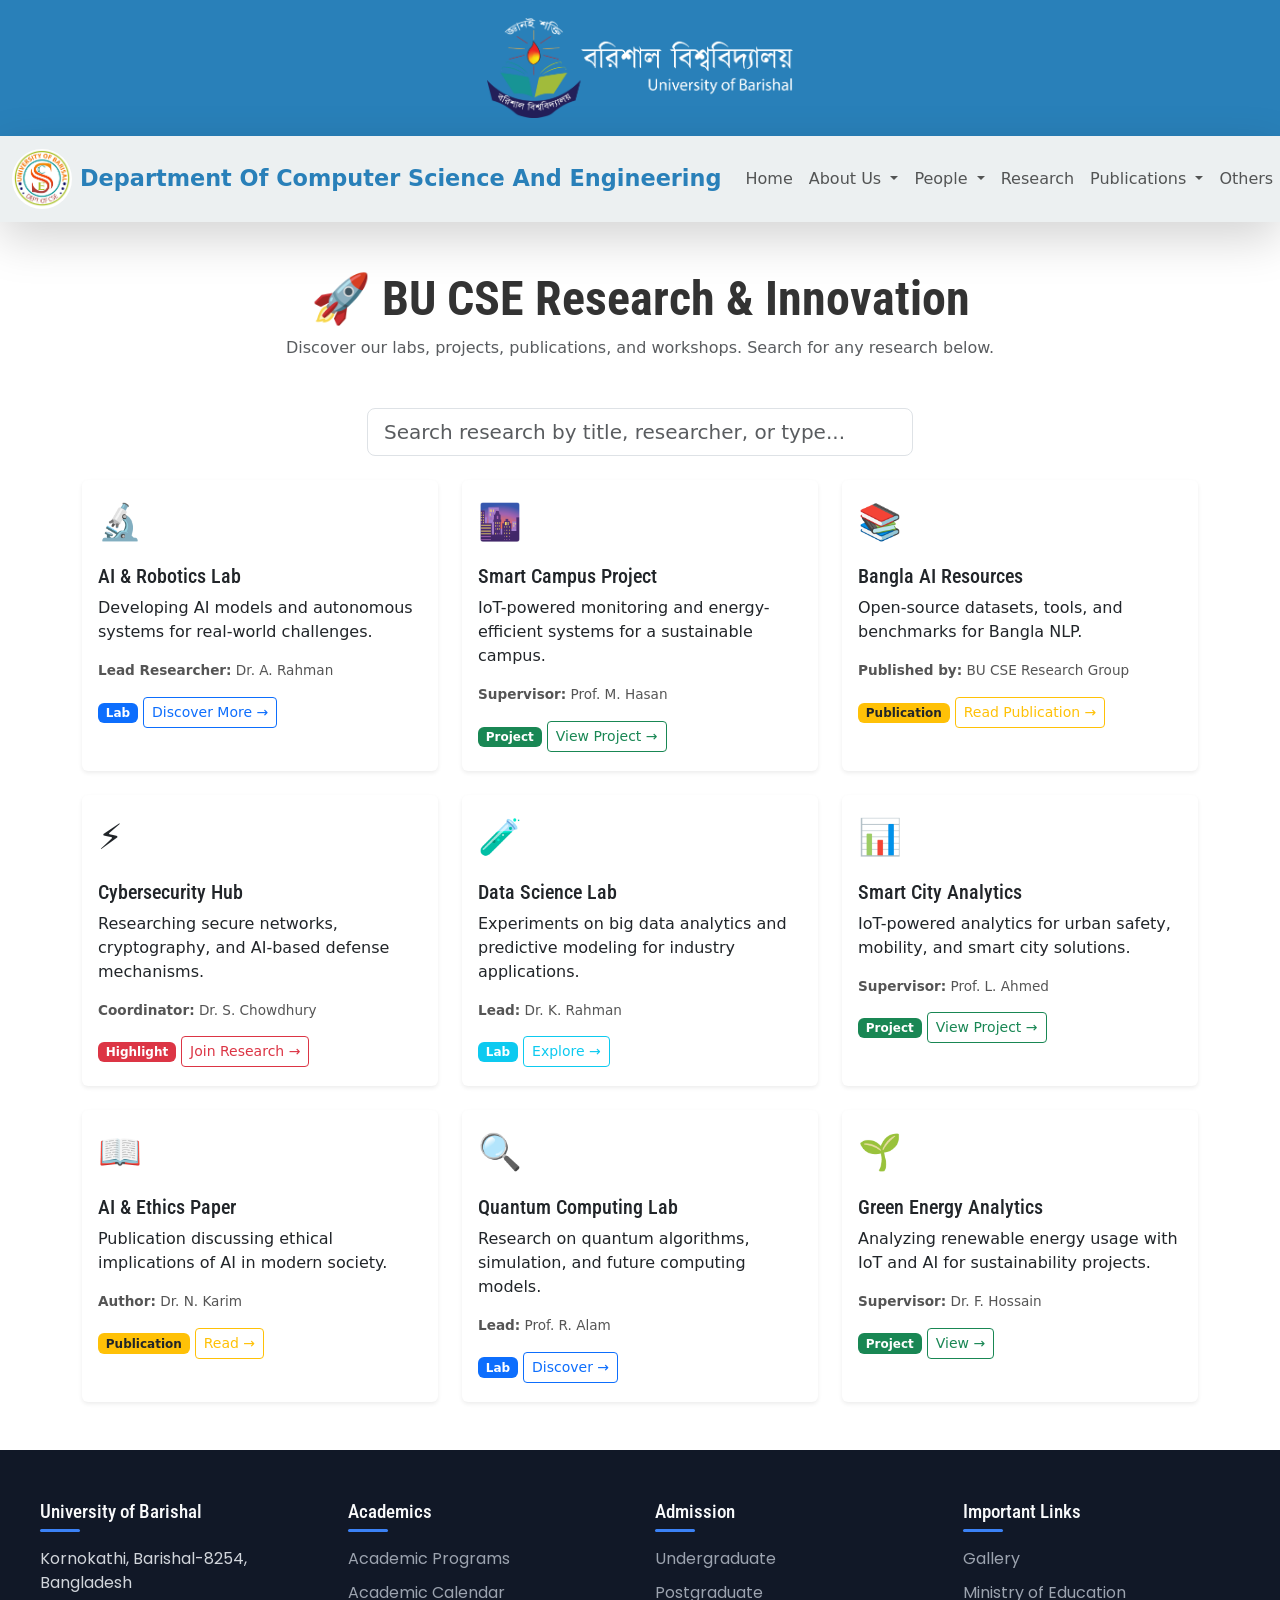
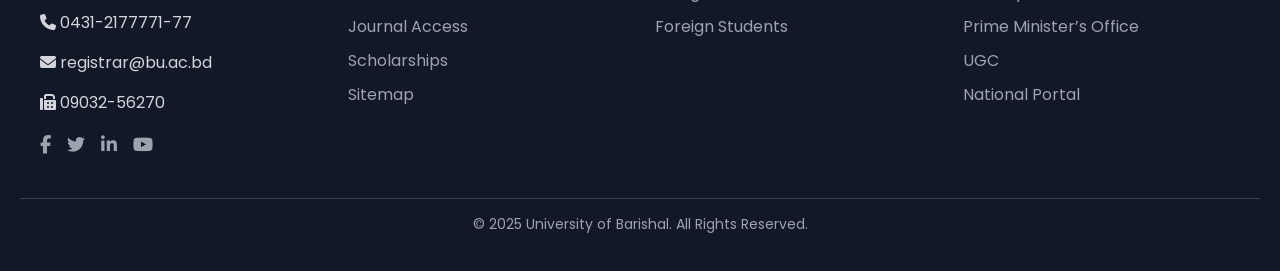
<file: research.html>
<!DOCTYPE html>
<html lang="en">
<head>
    <meta charset="UTF-8">
    <meta name="viewport" content="width=device-width, initial-scale=1.0, maximum-scale=1.0, user-scalable=no">

    
    <link rel="stylesheet" href="style.css">
    
    <link rel="stylesheet" href="https://cdnjs.cloudflare.com/ajax/libs/font-awesome/6.4.0/css/all.min.css">
    <link rel="stylesheet" href="https://cdn.jsdelivr.net/npm/bootstrap-icons@1.10.5/font/bootstrap-icons.css">
    <link href="https://cdn.jsdelivr.net/npm/bootstrap@5.3.7/dist/css/bootstrap.min.css" rel="stylesheet" integrity="sha384-LN+7fdVzj6u52u30Kp6M/trliBMCMKTyK833zpbD+pXdCLuTusPj697FH4R/5mcr" crossorigin="anonymous">
    <link href="https://fonts.googleapis.com/css2?family=Poppins:wght@700&display=swap" rel="stylesheet">
    <link href="https://fonts.googleapis.com/css2?family=Roboto+Condensed:wght@400;700&display=swap" rel="stylesheet">

    <!-- AOS CSS -->
<link href="https://cdn.jsdelivr.net/npm/aos@2.3.4/dist/aos.css" rel="stylesheet">

<!-- AOS JS -->
<script src="https://cdn.jsdelivr.net/npm/aos@2.3.4/dist/aos.js"></script>


<link rel="icon" href="img/bu_logo.png" type="image/x-icon">


    <title>Research |  BU CSE </title>

</head>


<body>


    
    <!-- navbar cover -->
<div class="nav_cover" >
    <a href="index.html" class="navbar-brand ">
        <img data-aos="fade-left" src="img/cover_logo.png" class="img-fluid " alt="Bu_logo" style="max-height: 100px; width:auto;">
    </a>
</div>




<!-- Bootstrap Navbar -->
<nav class="navbar navbar-expand-lg sticky-top shadow-lg" id="nav_bar">
  <div class="container-fluid">

    <!-- Logo + Department Name -->
    <a class="navbar-brand d-flex align-items-center" href="index.html">
      <img src="img/cse.jpg" alt="Bu_logo" style="max-height: 60px; width:auto; border-radius: 50%;" class="me-2">
      <span class="dept_name d-none d-md-inline" data-aos="slide-down">Department Of Computer Science And Engineering</span>
    </a>

    <!-- Hamburger Button for Mobile -->
    <button class="navbar-toggler" type="button" data-bs-toggle="collapse" data-bs-target="#navbarMenu" 
      aria-controls="navbarMenu" aria-expanded="false" aria-label="Toggle navigation">
      <span class="navbar-toggler-icon"></span>
    </button>

    <!-- Collapsible Menu -->
    <div class="collapse navbar-collapse" id="navbarMenu">
      <ul class="navbar-nav ms-auto mb-2 mb-lg-0">

        <!-- Home -->
        <li class="nav-item">
          <a class="nav-link" href="index.html">Home</a>
        </li>

        <!-- About Us -->
        <li class="nav-item dropdown">
          <a class="nav-link dropdown-toggle" href="#" id="aboutDropdown" role="button" data-bs-toggle="dropdown">
            About Us
          </a>
          <ul class="dropdown-menu">
            <li><a class="dropdown-item" href="#head-message">Message From Department Head</a></li>
            <li><a class="dropdown-item" href="#about-department">About The Department </a></li>
            <li><a class="dropdown-item" href="about.html">Vision & Mission</a></li>
            <li><a class="dropdown-item" href="about.html">Achievements</a></li>
          </ul>
        </li>

        <!-- Faculty -->
        <li class="nav-item dropdown">
          <a class="nav-link dropdown-toggle" href="#" id="facultyDropdown" role="button" data-bs-toggle="dropdown">
            People
          </a>
          <ul class="dropdown-menu">
            <li><a class="dropdown-item" href="people.html">Faculty</a></li>
            <li><a class="dropdown-item" href="people.html">Officers</a></li>
            <li><a class="dropdown-item" href="people.html">Staff</a></li>
          </ul>
        </li>


        <!-- Research -->
        <li class="nav-item">
          <a class="nav-link " href="research.html" >
            Research
          </a>
        </li>

    <!-- Programs -->
        <li class="nav-item dropdown">
          <a class="nav-link dropdown-toggle" href="#" id="programsDropdown" role="button" data-bs-toggle="dropdown">
            Publications
          </a>
          <ul class="dropdown-menu">
                <li><a class="dropdown-item" href="publication.html">Articles</a></li>
                <li><a class="dropdown-item" href="publication.html">Books</a></li>
                <li><a class="dropdown-item" href="publication.html">Book Chapters</a></li>
                <li><a class="dropdown-item" href="publication.html">Conferences</a></li>
                <li><a class="dropdown-item" href="publication.html">Publications</a></li>
                <li><a class="dropdown-item" href="publication.html">Monographs</a></li>
                <li><a class="dropdown-item" href="publication.html">Workshops</a></li>
        </ul>

        </li>

      <!-- Faculty -->
        <li class="nav-item dropdown">
          <a class="nav-link dropdown-toggle" href="#" id="facultyDropdown" role="button" data-bs-toggle="dropdown">
            Others
          </a>
          <ul class="dropdown-menu">
            <li><a class="dropdown-item" href="Curriculum.html">Curriculum</a></li>
            <li><a class="dropdown-item" href="Seminar.html"> Seminar/Workshop</a></li>
            <li><a class="dropdown-item" href="Chitizens.html">Chitizens Charter</a></li>
            <li><a class="dropdown-item" href="Alumni.html">Alumni</a></li>

          </ul>
        </li>
    
        <!-- Contact -->
        <li class="nav-item">
          <a class="nav-link" href="contact.html">Contact</a>
        </li>

      </ul>
    </div>
  </div>
</nav>














<!-- Dedicated Research Section (New Design) -->
<section class="bu-research-section py-5 bg-white" id="buResearch">
  <div class="container">
    <!-- Header -->
    <div class="text-center mb-5">
      <h2 class="fw-bold display-5 bu-research-title">🚀 BU CSE Research & Innovation</h2>
      <p class="text-muted bu-research-subtitle">Discover our labs, projects, publications, and workshops. Search for any research below.</p>
    </div>

    <!-- Search -->
    <div class="row mb-4">
      <div class="col-12 col-md-6 mx-auto">
        <input type="text" id="buResearchSearch" class="form-control form-control-lg" placeholder="Search research by title, researcher, or type...">
      </div>
    </div>

    <!-- Research Cards Grid -->
    <div class="row g-4" id="buResearchGrid">

      <!-- Sample Data: 10 entries with new class names -->
      <div class="col-12 col-md-6 col-lg-4 bu-research-card-wrapper">
        <div class="card h-100 shadow-sm border-0 bu-research-card">
          <div class="card-body">
            <div class="bu-card-icon mb-3">🔬</div>
            <h5 class="card-title">AI & Robotics Lab</h5>
            <p class="card-text">Developing AI models and autonomous systems for real-world challenges.</p>
            <p class="bu-publisher"><strong>Lead Researcher:</strong> Dr. A. Rahman</p>
            <span class="badge bg-primary mb-2">Lab</span>
            <a href="#" class="btn btn-sm btn-outline-primary">Discover More →</a>
          </div>
        </div>
      </div>

      <div class="col-12 col-md-6 col-lg-4 bu-research-card-wrapper">
        <div class="card h-100 shadow-sm border-0 bu-research-card">
          <div class="card-body">
            <div class="bu-card-icon mb-3">🌆</div>
            <h5 class="card-title">Smart Campus Project</h5>
            <p class="card-text">IoT-powered monitoring and energy-efficient systems for a sustainable campus.</p>
            <p class="bu-publisher"><strong>Supervisor:</strong> Prof. M. Hasan</p>
            <span class="badge bg-success mb-2">Project</span>
            <a href="#" class="btn btn-sm btn-outline-success">View Project →</a>
          </div>
        </div>
      </div>

      <div class="col-12 col-md-6 col-lg-4 bu-research-card-wrapper">
        <div class="card h-100 shadow-sm border-0 bu-research-card">
          <div class="card-body">
            <div class="bu-card-icon mb-3">📚</div>
            <h5 class="card-title">Bangla AI Resources</h5>
            <p class="card-text">Open-source datasets, tools, and benchmarks for Bangla NLP.</p>
            <p class="bu-publisher"><strong>Published by:</strong> BU CSE Research Group</p>
            <span class="badge bg-warning text-dark mb-2">Publication</span>
            <a href="#" class="btn btn-sm btn-outline-warning">Read Publication →</a>
          </div>
        </div>
      </div>

      <div class="col-12 col-md-6 col-lg-4 bu-research-card-wrapper">
        <div class="card h-100 shadow-sm border-0 bu-research-card">
          <div class="card-body">
            <div class="bu-card-icon mb-3">⚡</div>
            <h5 class="card-title">Cybersecurity Hub</h5>
            <p class="card-text">Researching secure networks, cryptography, and AI-based defense mechanisms.</p>
            <p class="bu-publisher"><strong>Coordinator:</strong> Dr. S. Chowdhury</p>
            <span class="badge bg-danger mb-2">Highlight</span>
            <a href="#" class="btn btn-sm btn-outline-danger">Join Research →</a>
          </div>
        </div>
      </div>

      <div class="col-12 col-md-6 col-lg-4 bu-research-card-wrapper">
        <div class="card h-100 shadow-sm border-0 bu-research-card">
          <div class="card-body">
            <div class="bu-card-icon mb-3">🧪</div>
            <h5 class="card-title">Data Science Lab</h5>
            <p class="card-text">Experiments on big data analytics and predictive modeling for industry applications.</p>
            <p class="bu-publisher"><strong>Lead:</strong> Dr. K. Rahman</p>
            <span class="badge bg-info mb-2">Lab</span>
            <a href="#" class="btn btn-sm btn-outline-info">Explore →</a>
          </div>
        </div>
      </div>

      <div class="col-12 col-md-6 col-lg-4 bu-research-card-wrapper">
        <div class="card h-100 shadow-sm border-0 bu-research-card">
          <div class="card-body">
            <div class="bu-card-icon mb-3">📊</div>
            <h5 class="card-title">Smart City Analytics</h5>
            <p class="card-text">IoT-powered analytics for urban safety, mobility, and smart city solutions.</p>
            <p class="bu-publisher"><strong>Supervisor:</strong> Prof. L. Ahmed</p>
            <span class="badge bg-success mb-2">Project</span>
            <a href="#" class="btn btn-sm btn-outline-success">View Project →</a>
          </div>
        </div>
      </div>

      <div class="col-12 col-md-6 col-lg-4 bu-research-card-wrapper">
        <div class="card h-100 shadow-sm border-0 bu-research-card">
          <div class="card-body">
            <div class="bu-card-icon mb-3">📖</div>
            <h5 class="card-title">AI & Ethics Paper</h5>
            <p class="card-text">Publication discussing ethical implications of AI in modern society.</p>
            <p class="bu-publisher"><strong>Author:</strong> Dr. N. Karim</p>
            <span class="badge bg-warning text-dark mb-2">Publication</span>
            <a href="#" class="btn btn-sm btn-outline-warning">Read →</a>
          </div>
        </div>
      </div>

      <div class="col-12 col-md-6 col-lg-4 bu-research-card-wrapper">
        <div class="card h-100 shadow-sm border-0 bu-research-card">
          <div class="card-body">
            <div class="bu-card-icon mb-3">🔍</div>
            <h5 class="card-title">Quantum Computing Lab</h5>
            <p class="card-text">Research on quantum algorithms, simulation, and future computing models.</p>
            <p class="bu-publisher"><strong>Lead:</strong> Prof. R. Alam</p>
            <span class="badge bg-primary mb-2">Lab</span>
            <a href="#" class="btn btn-sm btn-outline-primary">Discover →</a>
          </div>
        </div>
      </div>

      <div class="col-12 col-md-6 col-lg-4 bu-research-card-wrapper">
        <div class="card h-100 shadow-sm border-0 bu-research-card">
          <div class="card-body">
            <div class="bu-card-icon mb-3">🌱</div>
            <h5 class="card-title">Green Energy Analytics</h5>
            <p class="card-text">Analyzing renewable energy usage with IoT and AI for sustainability projects.</p>
            <p class="bu-publisher"><strong>Supervisor:</strong> Dr. F. Hossain</p>
            <span class="badge bg-success mb-2">Project</span>
            <a href="#" class="btn btn-sm btn-outline-success">View →</a>
          </div>
        </div>
      </div>

    </div>


  </div>
</section>

<!-- JS: Search -->
<script>
document.getElementById('buResearchSearch').addEventListener('input', function() {
  const query = this.value.toLowerCase();
  const cards = document.querySelectorAll('#buResearchGrid .bu-research-card-wrapper');

  cards.forEach(cardWrapper => {
    const card = cardWrapper.querySelector('.bu-research-card');
    const title = card.querySelector('.card-title').innerText.toLowerCase();
    const publisher = card.querySelector('.bu-publisher').innerText.toLowerCase();
    const badge = card.querySelector('.badge').innerText.toLowerCase();

    if (title.includes(query) || publisher.includes(query) || badge.includes(query)) {
      cardWrapper.style.display = 'block';
    } else {
      cardWrapper.style.display = 'none';
    }
  });
});
</script>


























<footer>
  <div class="footer-container">
    <!-- Contact Info -->
    <div>
      <h3>University of Barishal</h3>
      <p>Kornokathi, Barishal-8254, Bangladesh</p>
      <p><i class="fa-solid fa-phone"></i> 0431-2177771-77</p>
      <p><i class="fa-solid fa-envelope"></i> registrar@bu.ac.bd</p>
      <p><i class="fa-solid fa-fax"></i> 09032-56270</p>
      <div class="social-icons">
        <a href="#"><i class="fab fa-facebook-f"></i></a>
        <a href="#"><i class="fab fa-twitter"></i></a>
        <a href="#"><i class="fab fa-linkedin-in"></i></a>
        <a href="#"><i class="fab fa-youtube"></i></a>
      </div>
    </div>

    <!-- Academics -->
    <div>
      <h3>Academics</h3>
      <ul>
        <li><a href="#">Academic Programs</a></li>
        <li><a href="#">Academic Calendar</a></li>
        <li><a href="#">Journal Access</a></li>
        <li><a href="#">Scholarships</a></li>
        <li><a href="#">Sitemap</a></li>
      </ul>
    </div>

    <!-- Admission -->
    <div>
      <h3>Admission</h3>
      <ul>
        <li><a href="#">Undergraduate</a></li>
        <li><a href="#">Postgraduate</a></li>
        <li><a href="#">Foreign Students</a></li>
      </ul>
    </div>

    <!-- Important Links -->
    <div>
      <h3>Important Links</h3>
      <ul>
        <li><a href="#">Gallery</a></li>
        <li><a href="#">Ministry of Education</a></li>
        <li><a href="#">Prime Minister’s Office</a></li>
        <li><a href="#">UGC</a></li>
        <li><a href="#">National Portal</a></li>
      </ul>
    </div>
  </div>

  <div class="bottom-bar">
    <p>© 2025 University of Barishal. All Rights Reserved.</p>
  </div>
</footer>

<a href="#top" id="goUpBtn" class="btn " 
   style="position: fixed; background-color : #2980b9; color : white; bottom: 20px; right: 20px; display: none; z-index: 999;">
  <i class="fas fa-arrow-up"></i>
</a>





<!-- script part -->
    <script  src="navbar.js"> </script>
    <script src="https://cdn.jsdelivr.net/npm/bootstrap@5.3.7/dist/js/bootstrap.bundle.min.js" integrity="sha384-ndDqU0Gzau9qJ1lfW4pNLlhNTkCfHzAVBReH9diLvGRem5+R9g2FzA8ZGN954O5Q" crossorigin="anonymous"></script>
    <script src="script.js"></script>
    



</body>

</html>
</file>
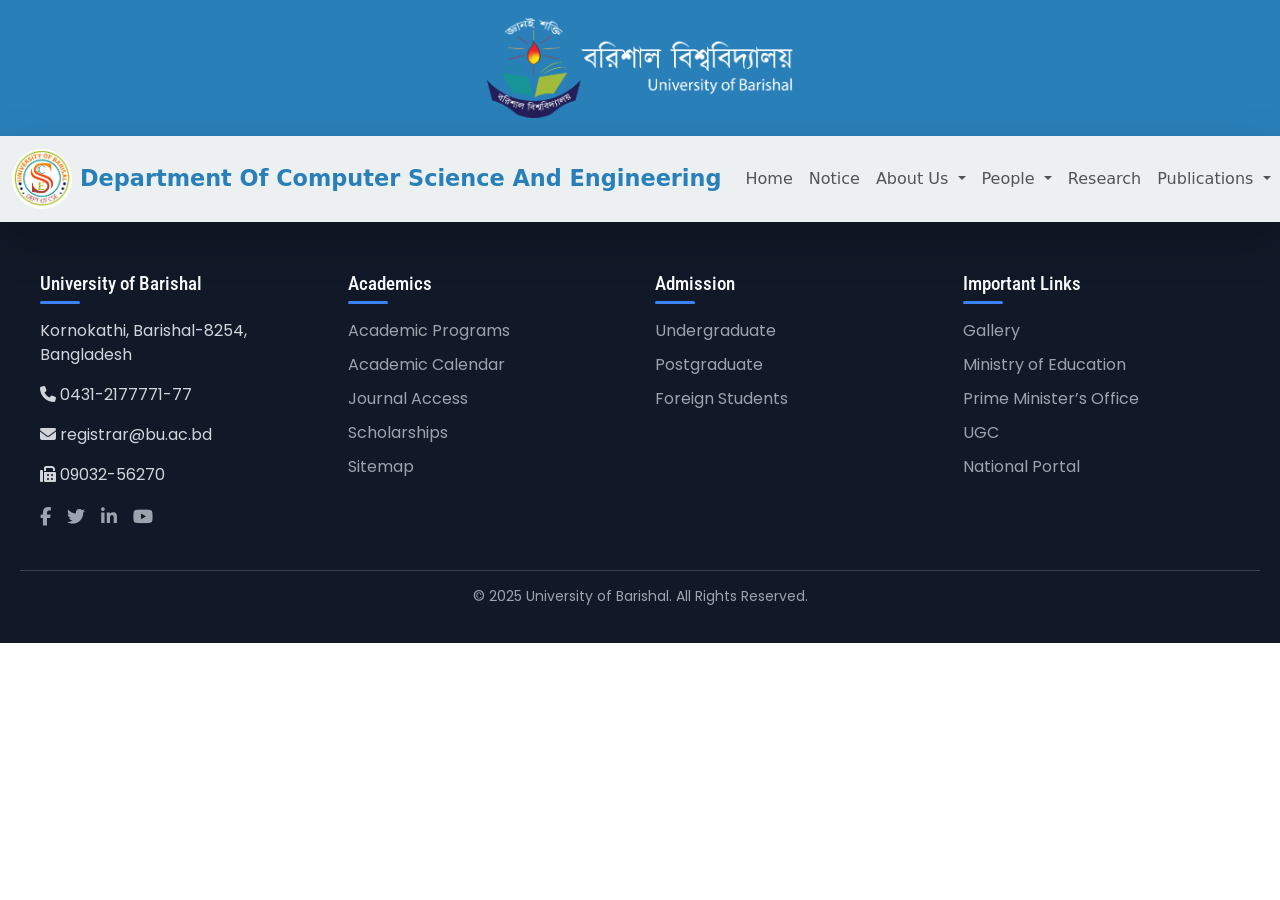
<file: templete.html>
<!DOCTYPE html>
<html lang="en">
<head>
    <meta charset="UTF-8">
    <meta name="viewport" content="width=device-width, initial-scale=1.0, maximum-scale=1.0, user-scalable=no">

    
    <link rel="stylesheet" href="style.css">
    
    <link rel="stylesheet" href="https://cdnjs.cloudflare.com/ajax/libs/font-awesome/6.4.0/css/all.min.css">
    <link rel="stylesheet" href="https://cdn.jsdelivr.net/npm/bootstrap-icons@1.10.5/font/bootstrap-icons.css">
    <link href="https://cdn.jsdelivr.net/npm/bootstrap@5.3.7/dist/css/bootstrap.min.css" rel="stylesheet" integrity="sha384-LN+7fdVzj6u52u30Kp6M/trliBMCMKTyK833zpbD+pXdCLuTusPj697FH4R/5mcr" crossorigin="anonymous">
    <link href="https://fonts.googleapis.com/css2?family=Poppins:wght@700&display=swap" rel="stylesheet">
    <link href="https://fonts.googleapis.com/css2?family=Roboto+Condensed:wght@400;700&display=swap" rel="stylesheet">

    <!-- AOS CSS -->
<link href="https://cdn.jsdelivr.net/npm/aos@2.3.4/dist/aos.css" rel="stylesheet">

<!-- AOS JS -->
<script src="https://cdn.jsdelivr.net/npm/aos@2.3.4/dist/aos.js"></script>


<link rel="icon" href="img/bu_logo.png" type="image/x-icon">


    <title>Home |  BU CSE </title>

</head>


<body>


    
    <!-- navbar cover -->
<div class="nav_cover" >
    <a href="index.html" class="navbar-brand ">
        <img data-aos="fade-left" src="img/cover_logo.png" class="img-fluid " alt="Bu_logo" style="max-height: 100px; width:auto;">
    </a>
</div>




<!-- Bootstrap Navbar -->
<nav class="navbar navbar-expand-lg sticky-top shadow-lg" id="nav_bar">
  <div class="container-fluid">

    <!-- Logo + Department Name -->
    <a class="navbar-brand d-flex align-items-center" href="index.html">
      <img src="img/cse.jpg" alt="Bu_logo" style="max-height: 60px; width:auto; border-radius: 50%;" class="me-2">
      <span class="dept_name d-none d-md-inline" data-aos="slide-down">Department Of Computer Science And Engineering</span>
    </a>

    <!-- Hamburger Button for Mobile -->
    <button class="navbar-toggler" type="button" data-bs-toggle="collapse" data-bs-target="#navbarMenu" 
      aria-controls="navbarMenu" aria-expanded="false" aria-label="Toggle navigation">
      <span class="navbar-toggler-icon"></span>
    </button>

    <!-- Collapsible Menu -->
    <div class="collapse navbar-collapse" id="navbarMenu">
      <ul class="navbar-nav ms-auto mb-2 mb-lg-0">

        <!-- Home -->
        <li class="nav-item">
          <a class="nav-link" href="index.html">Home</a>
        </li>

        <!-- Home -->
        <li class="nav-item">
          <a class="nav-link" href="notice.html">Notice</a>
        </li>

        <!-- About Us -->
        <li class="nav-item dropdown">
          <a class="nav-link dropdown-toggle" href="#" id="aboutDropdown" role="button" data-bs-toggle="dropdown">
            About Us
          </a>
          <ul class="dropdown-menu">
            <li><a class="dropdown-item" href="#head-message">Message From Department Head</a></li>
            <li><a class="dropdown-item" href="#about-department">About The Department </a></li>
            <li><a class="dropdown-item" href="about.html">Vision & Mission</a></li>
            <li><a class="dropdown-item" href="about.html">Achievements</a></li>
          </ul>
        </li>

        <!-- Faculty -->
        <li class="nav-item dropdown">
          <a class="nav-link dropdown-toggle" href="#" id="facultyDropdown" role="button" data-bs-toggle="dropdown">
            People
          </a>
          <ul class="dropdown-menu">
            <li><a class="dropdown-item" href="people.html">Faculty</a></li>
            <li><a class="dropdown-item" href="people.html">Officers</a></li>
            <li><a class="dropdown-item" href="people.html">Staff</a></li>
          </ul>
        </li>


          <!-- Research -->
        <li class="nav-item">
          <a class="nav-link " href="research.html" >
            Research
          </a>
        </li>


    <!-- Programs -->
        <li class="nav-item dropdown">
          <a class="nav-link dropdown-toggle" href="#" id="programsDropdown" role="button" data-bs-toggle="dropdown">
            Publications
          </a>
          <ul class="dropdown-menu">
                <li><a class="dropdown-item" href="publication.html">Articles</a></li>
                <li><a class="dropdown-item" href="publication.html">Books</a></li>
                <li><a class="dropdown-item" href="publication.html">Book Chapters</a></li>
                <li><a class="dropdown-item" href="publication.html">Conferences</a></li>
                <li><a class="dropdown-item" href="publication.html">Publications</a></li>
                <li><a class="dropdown-item" href="publication.html">Monographs</a></li>
                <li><a class="dropdown-item" href="publication.html">Workshops</a></li>
        </ul>

        </li>

      <!-- Faculty -->
        <li class="nav-item dropdown">
          <a class="nav-link dropdown-toggle" href="#" id="facultyDropdown" role="button" data-bs-toggle="dropdown">
            Others
          </a>
          <ul class="dropdown-menu">
            <li><a class="dropdown-item" href="Curriculum.html">Curriculum</a></li>
            <li><a class="dropdown-item" href="Seminar.html"> Seminar/Workshop</a></li>
            <li><a class="dropdown-item" href="Chitizens.html">Chitizens Charter</a></li>
            <li><a class="dropdown-item" href="Alumni.html">Alumni</a></li>

          </ul>
        </li>
    
        <!-- Contact -->
        <li class="nav-item">
          <a class="nav-link" href="contact.html">Contact</a>
        </li>

      </ul>
    </div>
  </div>
</nav>





<!-- Loader -->
<div id="loader-wrapper">
  <div class="loader"></div>
</div>



































<footer>
  <div class="footer-container">
    <!-- Contact Info -->
    <div>
      <h3>University of Barishal</h3>
      <p>Kornokathi, Barishal-8254, Bangladesh</p>
      <p><i class="fa-solid fa-phone"></i> 0431-2177771-77</p>
      <p><i class="fa-solid fa-envelope"></i> registrar@bu.ac.bd</p>
      <p><i class="fa-solid fa-fax"></i> 09032-56270</p>
      <div class="social-icons">
        <a href="#"><i class="fab fa-facebook-f"></i></a>
        <a href="#"><i class="fab fa-twitter"></i></a>
        <a href="#"><i class="fab fa-linkedin-in"></i></a>
        <a href="#"><i class="fab fa-youtube"></i></a>
      </div>
    </div>

    <!-- Academics -->
    <div>
      <h3>Academics</h3>
      <ul>
        <li><a href="#">Academic Programs</a></li>
        <li><a href="#">Academic Calendar</a></li>
        <li><a href="#">Journal Access</a></li>
        <li><a href="#">Scholarships</a></li>
        <li><a href="#">Sitemap</a></li>
      </ul>
    </div>

    <!-- Admission -->
    <div>
      <h3>Admission</h3>
      <ul>
        <li><a href="#">Undergraduate</a></li>
        <li><a href="#">Postgraduate</a></li>
        <li><a href="#">Foreign Students</a></li>
      </ul>
    </div>

    <!-- Important Links -->
    <div>
      <h3>Important Links</h3>
      <ul>
        <li><a href="#">Gallery</a></li>
        <li><a href="#">Ministry of Education</a></li>
        <li><a href="#">Prime Minister’s Office</a></li>
        <li><a href="#">UGC</a></li>
        <li><a href="#">National Portal</a></li>
      </ul>
    </div>
  </div>

  <div class="bottom-bar">
    <p>© 2025 University of Barishal. All Rights Reserved.</p>
  </div>
</footer>

<a href="#top" id="goUpBtn" class="btn " 
   style="position: fixed; background-color : #2980b9; color : white; bottom: 20px; right: 20px; display: none; z-index: 999;">
  <i class="fas fa-arrow-up"></i>
</a>




<script>
  const images = document.images;
  let loadedCount = 0;
  let loaderHidden = false;

  function hideLoader() {
    if (!loaderHidden) {
      loaderHidden = true;
      document.body.classList.add("loaded");
      // Initialize AOS after loader disappears
      AOS.init({ duration: 1000, once: true });
      setTimeout(() => AOS.refresh(), 100);
    }
  }

  // Maximum loader time = 2 seconds
  setTimeout(hideLoader, 2000);

  if (images.length === 0) {
    hideLoader();
  } else {
    for (let i = 0; i < images.length; i++) {
      if (images[i].complete) {
        loadedCount++;
      } else {
        images[i].addEventListener('load', () => {
          loadedCount++;
          if (loadedCount === images.length) hideLoader();
        });
        images[i].addEventListener('error', () => {
          loadedCount++;
          if (loadedCount === images.length) hideLoader();
        });
      }
    }
    if (loadedCount === images.length) hideLoader();
  }
</script>


<!-- script part -->
    <script  src="navbar.js"> </script>
    <script src="https://cdn.jsdelivr.net/npm/bootstrap@5.3.7/dist/js/bootstrap.bundle.min.js" integrity="sha384-ndDqU0Gzau9qJ1lfW4pNLlhNTkCfHzAVBReH9diLvGRem5+R9g2FzA8ZGN954O5Q" crossorigin="anonymous"></script>
    <script src="script.js"></script>
    



</body>

</html>
</file>
<file: style.css>
:root{
    --pc :#2980b9  ;
    --sc : #0984e3;
    --tc :#95a5a6 ;
    --dc : #2c3e50;
    --wc : #ecf0f1;
    --twc : #fff;
    --tdc : #34495e;
}

 html {
    scroll-behavior: smooth;
  }
  
  section{
        scroll-margin-top: 40vh ;

  }

body{
  background-color: var(--wc);   
  overflow-x: hidden;    
}


h1, h2, h3, h4, h5, h6 {
  font-family: 'Roboto Condensed', sans-serif;
}

#nav_bar{
    position: sticky;
    top: 0;
    background-color: var(--wc);
}

.nav a{
    color : var(--tdc);
}

.nav_cover{
    width: 100%;
    background-color: var(--pc);
    display: flex;
    justify-content: center;
    align-items: center;
    padding:2vh 0vh 2vh 0vh ;
    z-index: 1000;
}

.nav_logo{
    display: none;
}

.dept_name {
  font-size: 1.4rem;
  color: var(--pc);
  font-weight: 700;
} 



.section{
    background-color: red;
    height: 500vh;
}

.dropdown ul{
    background-color: rgba(255, 255, 255,.60);
    backdrop-filter: blur(5px);
    box-shadow: .5vh .5vh 2vh var(--dc) ;
    z-index: 1000;
}

.dropdown ul li a:hover{
background-color: var(--wc);
}



#nav_bar {
  transition: transform 0.4s ease, opacity 0.4s ease;
}

.hide-navbar {
  opacity: 0;
  transform: translateY(-100%);
}

.show-navbar {
  opacity: 1;
  transform: translateY(0);
}



/* Glass dropdown */
.dropdown-menu {
  background: rgba(255, 255, 255, 0.1); /* transparent glass */
  backdrop-filter: blur(8px);
  border: 1vh solid rgba(255, 255, 255);
  position: relative;
  overflow: hidden;
}


/* Light passing effect behind content */
.dropdown-menu::before {
  content: "";
  position: absolute;
  top: -50%;
  left: -75%;
  width: 10%;
  height: 200%;
  background: rgba(255, 255, 255, 0.5);
  transform: rotate(25deg);
  filter: blur(2vh);
  animation: lightPass 2s linear infinite;

  /* send behind content */
  z-index: 0;
  pointer-events: none;
}

/* Ensure dropdown items stay above the light */
.dropdown-item {
  position: relative;
  z-index: 1; /* above the light */
}

/* Animation for light passing */
@keyframes lightPass {
  0% {
    left: -75%;
  }
  100% {
    left: 125%;
  }
}




.slideshow {
  position: relative;
  height: 50vh;
  overflow: hidden; /* ensures zoomed image doesn't overflow */
}

.slideshow::before {
  content: "";
  position: absolute;
  top: 0; left: 0;
  width: 100%; height: 100%;
  background-image: url(img/slide2.jpg);
  background-size: cover;
  background-position: top;
  background-repeat: no-repeat;
  transition: transform 1s ease-in-out;
  z-index: -1; /* behind the content */

  /* Color overlay */
  background-color: #00000072; /* dark filter */
  background-blend-mode: overlay; /* blends color with image */
}

.slideshow:hover::before {
  transform: scale(1.2); /* zoom effect on hover */
}


.slideshow_content {
  position: absolute;        
  top: 60%;                   
  left: 50%;                  
  transform: translate(-50%, -50%);
  text-align: center;
  color: var(--wc);          
  z-index: 10;                /* on top */
  padding: 1rem 2rem;
  background-color: rgba(0, 0, 0, 0.3); 
  border-radius: 8px; 
  backdrop-filter: blur(4px);
  overflow: hidden;           /* contain light effect */
}

.slideshow_content::after {
  content: "";
  position: absolute;
  top: -50%;
  left: -75%;
  width: 15%;                  /* width of light streak */
  height: 200%;
  background: rgba(255, 255, 255, 0.3); /* soft white light */
  transform: rotate(25deg);
  filter: blur(2vh);
  animation: lightPass 5s linear infinite;
  z-index: 0;                  /* above background but below text */
  pointer-events: none;  
}

 .custom-btn {
    border-width: 2px;
    transition: all 0.3s ease;
  }
  .custom-btn:hover {
    background-color: white;
    color: black !important;
    box-shadow: 0 0 15px rgba(255,255,255,0.6);
  }



.navbar-nav > li > a:hover 
{
  color: var(--pc);
  border-bottom: 2px solid var(--pc);
}





.notice_content
{
  background-color: var(--wc);
  padding: 1vw;
  border-radius: 2vh;
  transition: .3s;
    position: relative;
  overflow: hidden; /* keep shine inside */

}

.notice_content h1{
  font: .5rem;
}

.notice_content:hover
{
  transform: scale(1.02);
}


.notice_content::before {
  content: "";
  position: absolute;
  top: 0;
  left: -75%; /* start outside */
  width: 50%;
  height: 100%;
  background: linear-gradient(
    120deg,
    transparent,
    rgba(255, 255, 255, 0.6),
    transparent
  );
  transform: skewX(-25deg); /* slanted shine */
  z-index: 1;
}



.notice_content:hover::before {
  animation: shine 1s ease forwards;
}

@keyframes shine {
  0% {
    left: -75%;
  }
  100% {
    left: 125%;
  }
}



.welcome
{
  text-align: center;
  background-color : var(--wc);

}

.chairman_info .post
{
  color: var(--sc);
}

.chairman_info span p{
  color: var(--sc);
}

.chairman_info .image
{
  display: inline-block;
  width: 20vh;
  height: 20vh;
  border-radius: 50%;
  background-image: url(img/chairman.jpg);
  background-size: cover;
  background-position: top;
  background-repeat: no-repeat;
  border: 1vh solid var(--pc);
  margin : 5vh;
}

.chairman_info .image img{
  width: 20vh;
}


.welcome-info
{
text-align: center;
background-color: var(--pc);
padding: 2vh;
color : var(--twc);
border-radius: 5vh 5vh 0vh 0vh;

}

.welcome-info h1{

  font-weight: 1000;
  color: var(--twc);
}



.devide{
  display: flex;
  justify-content: center;
  align-items: center;
  margin : 3vh;
}


.devide .bar{
  display: inline-block;
  height: .5vh;
  width: 10vw;
  margin-left: 5vh;
  margin-right: 5vh;
  border-radius: 5vh;
  background-color: white;

}

.devide i{
  animation: star_rotate 10s linear infinite ;
}


@keyframes star_rotate {
  0% {
    transform: rotate(0deg);
  }
  100% {
    transform: rotate(360deg);
  }
}


.about{
  display: flex;
  justify-content: center;
  align-items: center;
  margin-top: 10vh;
  overflow: hidden;
  border-radius: 10vh;
  transition: .4s;
  background-color: var(--wc);
}

.about:hover{
  transform: scale(1.02);
}

.about .about-content h1{
  color: var(--sc);
}

.about .image img
{
  width: 40vw;
  height: 50vh;
  border-radius: 10vh 0vh 0vh 10vh;
  overflow: hidden;

}




/* Light-passing hover template */
.shine {
  position: relative;
  overflow: hidden;              /* keep sweep inside */
  z-index: 0;                    /* create a stacking context */
  --shine-angle: 75deg;          /* tweak if you like */
  --shine-opacity: .45;          /* 0–1 */
  --shine-width: 55%;            /* sweep thickness */
  --shine-duration: 1500ms;       /* animation time */
}

.shine::after {
  content: "";
  position: absolute;
  inset: -10% calc(-1 * var(--shine-width)) -10% calc(-1 * var(--shine-width));
  background: linear-gradient(
    var(--shine-angle),
    transparent,
    rgba(255,255,255,var(--shine-opacity)),
    transparent
  );
  transform: translateX(-120%) skewX(-20deg);
  pointer-events: none;          /* never block clicks/hover */
  mix-blend-mode: screen;        /* bright white sweep effect */
}

/* trigger on hover + keyboard focus */
.shine:hover::after,
.shine:focus-visible::after {
  animation: shine-sweep var(--shine-duration) ease-out forwards;
}

@keyframes shine-sweep {
  to { transform: translateX(140%) skewX(-20deg); }
}

/* Respect users who prefer reduced motion */
@media (prefers-reduced-motion: reduce) {
  .shine:hover::after,
  .shine:focus-visible::after { animation: none; }
}


/* Dark shine effect for light cards */
.shine-dark-on-light {
  position: relative;
  overflow: hidden;              
  z-index: 0;                    
  --shine-angle: 75deg;          
  --shine-opacity: 0.15;        /* subtle dark overlay */
  --shine-width: 60%;            
  --shine-duration: 1500ms;       
}

.shine-dark-on-light::after {
  content: "";
  position: absolute;
  inset: -10% calc(-1 * var(--shine-width)) -10% calc(-1 * var(--shine-width));
  background: linear-gradient(
    var(--shine-angle),
    transparent,
    rgba(0,0,0,var(--shine-opacity)),
    transparent
  );
  transform: translateX(-120%) skewX(-20deg);
  pointer-events: none;          
  mix-blend-mode: multiply;      /* dark effect on light background */
  border-radius: inherit;        /* matches parent border radius */
}

/* trigger on hover + keyboard focus */
.shine-dark-on-light:hover::after,
.shine-dark-on-light:focus-visible::after {
  animation: dark-shine-sweep var(--shine-duration) ease-out forwards;
}

@keyframes dark-shine-sweep {
  to { transform: translateX(140%) skewX(-20deg); }
}

/* Respect users who prefer reduced motion */
@media (prefers-reduced-motion: reduce) {
  .shine-dark-on-light:hover::after,
  .shine-dark-on-light:focus-visible::after { animation: none; }
}



.faculty
{
  background-color: var(--wc);
  text-align: center;
    padding: 5vh;


}

.faculty-start
{
  text-align: center;
  background-color: var(--pc);
  color: var(--wc);
  padding: 2vh;
  border-radius: 5vh 5vh 0vh 0vh;
  margin-top : 10vh;
}

.fa-calendar-alt
{
  color : var(--pc);  
}



  footer {
    background: #111827;
    color: #d1d5db;
    padding: 50px 20px 20px;
    font-family: "Poppins", sans-serif;
  }

  footer .footer-container {
    display: grid;
    grid-template-columns: repeat(auto-fit, minmax(220px, 1fr));
    gap: 30px;
    max-width: 1200px;
    margin: auto;
  }

  footer h3 {
    color: #f9fafb;
    margin-bottom: 15px;
    font-size: 1.2rem;
    position: relative;
  }

  footer h3::after {
    content: "";
    display: block;
    width: 40px;
    height: 3px;
    background: #3b82f6;
    margin-top: 6px;
    border-radius: 2px;
    transition: width 0.3s ease;
  }

  footer h3:hover::after {
    width: 80px;
  }

  footer ul {
    list-style: none;
    padding: 0;
  }

  footer ul li {
    margin-bottom: 10px;
  }

  footer ul li a {
    color: #9ca3af;
    text-decoration: none;
    transition: color 0.3s ease, padding-left 0.3s ease;
    display: inline-block;
  }

  footer ul li a:hover {
    color: #3b82f6;
    padding-left: 6px;
  }

  footer .social-icons a {
    display: inline-block;
    margin-right: 12px;
    font-size: 18px;
    color: #9ca3af;
    transition: color 0.3s ease, transform 0.3s ease;
  }

  footer .social-icons a:hover {
    color: #3b82f6;
    transform: scale(1.2);
  }

  footer .bottom-bar {
    text-align: center;
    margin-top: 40px;
    padding-top: 15px;
    border-top: 1px solid #374151;
    font-size: 14px;
    color: #9ca3af;
  }

  /* Responsive */
  @media (max-width: 600px) {
    footer {
      text-align: center;
    }
    footer .social-icons {
      margin-top: 10px;
    }
  }

  #facultyRow .faculty-card
{
  transition: .4s;
}

  #facultyRow .faculty-card:hover
  {
    transform: scale(1.03);
  }


.research-section {
  padding: 80px 20px;
  background: linear-gradient(135deg, var(--pc), var(--sc), var(--dc));
  color: white;
  text-align: center;
  position: relative;
  overflow: hidden;
}

.research-section::before {
  content: "";
  position: absolute;
  width: 150%;
  height: 150%;
  top: -20%;
  left: -20%;
  background: radial-gradient(circle at 30% 30%, rgba(255,255,255,0.1), transparent 70%);
  animation: float 10s infinite linear;
}

@keyframes float {
  0% { transform: rotate(0deg); }
  100% { transform: rotate(360deg); }
}

.research-title {
  font-size: 2.8rem;
  margin-bottom: 10px;
  font-weight: 700;
}

.research-subtitle {
  font-size: 1.2rem;
  margin-bottom: 50px;
  opacity: 0.9;
}

.research-grid {
  display: grid;
  grid-template-columns: repeat(auto-fit, minmax(260px, 1fr));
  gap: 25px;
}

.research-card {
  background: rgba(255, 255, 255, 0.1);
  padding: 25px;
  border-radius: 20px;
  backdrop-filter: blur(12px);
  transition: all 0.4s ease;
  transform: translateY(0);
  cursor: pointer;
  position: relative;
  overflow: hidden;
}

.research-card:hover {
  transform: translateY(-10px) scale(1.05);
  box-shadow: 0 12px 25px rgba(0,0,0,0.3);
  background: rgba(255,255,255,0.15);
}

.card-icon {
  font-size: 3rem;
  margin-bottom: 15px;
  animation: bounce 2s infinite;
}

@keyframes bounce {
  0%, 100% { transform: translateY(0); }
  50% { transform: translateY(-8px); }
}

.research-card h3 {
  font-size: 1.6rem;
  margin-bottom: 10px;
}

.research-card p {
  font-size: 1rem;
  opacity: 0.9;
  margin-bottom: 20px;
}

.btn-explore {
  display: inline-block;
  padding: 10px 20px;
  background: var(--wc);
  color : var(--tdc);

  border-radius: 25px;
  font-weight: 600;
  text-decoration: none;
  transition: all 0.3s ease;
}

.btn-explore:hover {
  background: var(--pc);
  color : var(--twc);
  transform: scale(1.05);
}






/* Publications Section */
.publications {
  position: relative;
  overflow: hidden;
}

/* Card Styling */
.pub-card {
  position: relative;
  transition: transform 0.4s ease, box-shadow 0.4s ease;
}

.pub-card:hover {
  transform: translateY(-5px) scale(1.02);
  box-shadow: 0 1.5rem 3rem rgba(0,0,0,0.2);
}

/* Tag Badges */
.pub-tag {
  position: absolute;
  top: 0.8rem;
  right: 0.8rem;
  font-size: 0.75rem;
  font-weight: 600;
  padding: 0.25rem 0.75rem;
  border-radius: 50px;
  text-transform: uppercase;
  color: #fff;
  transition: transform 0.3s ease;
}

.pub-card:hover .pub-tag {
  transform: scale(1.1);
}

/* Card Title */
.pub-card .card-title {
  font-size: 1.25rem;
  font-weight: 600;
  margin-bottom: 0.5rem;
  transition: color 0.3s ease;
}

.pub-card:hover .card-title {
  color: #ff6b6b;
}

/* Card Text */
.pub-card .card-text {
  font-size: 0.95rem;
  color: #555;
  line-height: 1.5;
}

/* Buttons */
.pub-card .btn {
  font-size: 0.8rem;
  padding: 0.3rem 0.8rem;
  border-radius: 50px;
  transition: transform 0.3s ease, box-shadow 0.3s ease;
}

.pub-card .btn:hover {
  transform: translateY(-2px);
  box-shadow: 0 0.5rem 1rem rgba(0,0,0,0.15);
}

/* Responsive adjustments */
@media (max-width: 768px) {
  .pub-card .card-title {
    font-size: 1rem;
  }
  .pub-card .card-text {
    font-size: 0.85rem;
  }
  .pub-card .btn {
    font-size: 0.75rem;
  }
}





.statistics {
  background: linear-gradient(135deg, var(--wc), var(--twc));
  color: #333;
  font-family: 'Roboto', sans-serif;
}

.statistics h2 {
  font-weight: 700;
  font-size: 2.5rem;
  color: var(--sc);
  position: relative;
}

.statistics h2::after {
  content: "";
  display: block;
  width: 60px;
  height: 4px;
  background: var(--pc);
  margin: 10px auto 0;
  border-radius: 2px;
}

.stat-card {
  background: #fff;
  border-radius: 15px;
  padding: 30px 20px;
  transition: all 0.4s ease;
  position: relative;
  overflow: hidden;
  cursor: pointer;
}

.stat-card:hover {
  transform: translateY(-10px);
  box-shadow: 0 20px 40px rgba(0,0,0,0.1);
}

.stat-card .icon {
  font-size: 3rem;
  color: var(--pc);
  margin-bottom: 15px;
  transition: transform 0.4s ease;
}

.stat-card:hover .icon {
  transform: rotate(20deg) scale(1.2);
}

.stat-card h3 {
  font-size: 2.2rem;
  font-weight: 700;
  margin: 0 0 10px;
  color: #333;
}

.stat-card p {
  font-size: 1rem;
  color: #777;
}

@media (max-width: 768px) {
  .stat-card {
    padding: 25px 15px;
  }

  .stat-card .icon {
    font-size: 2.5rem;
  }

  .stat-card h3 {
    font-size: 2rem;
  }
}

@media (max-width: 480px) {
  .stat-card {
    padding: 20px 10px;
  }

  .stat-card .icon {
    font-size: 2rem;
  }

  .stat-card h3 {
    font-size: 1.8rem;
  }
}


/* Publisher styling */
.publisher {
  font-size: 0.9rem;
  color: #555;
  margin-top: 8px;
  font-style: italic;
}

/* See All button */
.btn-see-all {
  display: inline-block;
  padding: 12px 28px;
  background: linear-gradient(45deg, #007bff, #00c6ff);
  color: #fff;
  border-radius: 30px;
  font-weight: 600;
  text-decoration: none;
  transition: all 0.3s ease;
}

.btn-see-all:hover {
  background: linear-gradient(45deg, #0056b3, #0099cc);
  transform: translateY(-3px) scale(1.05);
  box-shadow: 0 6px 20px rgba(0, 123, 255, 0.3);
}





.vision-mission {
  background: linear-gradient(135deg, #f9f9ff, #eef5ff);
}

.vision-card, .mission-card {
  border-radius: 20px;
  border: none;
  position: relative;
  transition: all 0.4s ease-in-out;
  background: white;
}

.vision-card:hover, .mission-card:hover {
  transform: translateY(-10px) scale(1.02);
  box-shadow: 0 20px 40px rgba(0,0,0,0.15);
}

.text-gradient {
  background: linear-gradient(45deg, #ff4b2b, #ff416c, #007bff, #00c6ff);
  -webkit-background-clip: text;
  -webkit-text-fill-color: transparent;
}

.card ul li {
  margin-bottom: 8px;
  list-style: "✅ ";
}

.icon-box {
  animation: pulse 2s infinite;
}

@keyframes pulse {
  0%, 100% { transform: scale(1); opacity: 1; }
  50% { transform: scale(1.15); opacity: 0.7; }
}




.achievements {
  background: #f8f9fa;
}

.achievements h2 {
  font-size: 2.5rem;
  color: #333;
}

.achievement-card {
  background: white;
  border-radius: 20px;
  padding: 30px 20px;
  text-align: center;
  color: #fff;
  position: relative;
  overflow: hidden;
  transition: all 0.4s ease-in-out;
  box-shadow: 0 10px 20px rgba(0,0,0,0.15);
}

.achievement-card .icon-box {
  font-size: 3rem;
  margin-bottom: 15px;
}

.achievement-card h4 {
  font-weight: bold;
  margin-bottom: 10px;
  font-size: 1.3rem;
}

.achievement-card p {
  font-size: 0.9rem;
}

.achievement-card:hover {
  transform: translateY(-10px);
  box-shadow: 0 15px 25px rgba(0,0,0,0.25);
}

/* Colorful Gradients */
.gradient-1 {
  background: linear-gradient(135deg, #ff6a00, #ee0979);
}

.gradient-2 {
  background: linear-gradient(135deg, #36d1dc, #5b86e5);
}

.gradient-3 {
  background: linear-gradient(135deg, #56ab2f, #a8e063);
}

.gradient-4 {
  background: linear-gradient(135deg, #7f00ff, #e100ff);
}




.team-section .section-title {
  font-size: 2rem;
  font-weight: 700;
  color: #343a40;
}

.team-btn {
  border: 2px solid #0d6efd;
  background: #fff;
  color: #0d6efd;
  font-weight: 600;
  margin: 0 5px;
  padding: 8px 20px;
  border-radius: 50px;
  cursor: pointer;
  transition: all 0.3s ease;
}
.team-btn.active, .team-btn:hover {
  background: #0d6efd;
  color: #fff;
}

.group-title {
  font-size: 1.5rem;
  font-weight: 700;
  margin-bottom: 1rem;
  color: #6610f2;
  position: relative;
}
.group-title::after {
  content:"";
  width: 50px;
  height: 3px;
  background: linear-gradient(90deg, #0d6efd, #6610f2);
  display:block;
  margin-top:6px;
  border-radius:2px;
}

.team-card {
  background: #fff;
  border-radius: 15px;
  padding: 20px;
  box-shadow: 0 8px 25px rgba(0,0,0,0.12);
  text-align: center;
  transition: all 0.4s ease;
}

.team-card img {
  width: 100px;
  height: 100px;
  border-radius: 50%;
  margin-bottom: 15px;
  transition: transform 0.4s ease;
}

.team-card:hover img {
  transform: scale(1.1) rotate(5deg);
}

.team-card h5 {
  font-weight: 600;
  margin-bottom: 5px;
}

.team-card p {
  font-size: 0.9rem;
  color: #555;
  margin-bottom: 5px;
}

.team-card:hover {
  transform: translateY(-10px);
  box-shadow: 0 15px 35px rgba(0,0,0,0.25);
}

/* Shine animation */
.shine-dark-on-light {
  position: relative;
  overflow: hidden;
}
.shine-dark-on-light::after {
  content:"";
  position: absolute;
  inset: -10% -50%;
  background: linear-gradient(75deg, transparent, rgba(0,0,0,0.12), transparent);
  transform: translateX(-150%) skewX(-20deg);
  pointer-events: none;
  mix-blend-mode: multiply;
  transition: transform 1s ease;
}
.shine-dark-on-light:hover::after {
  transform: translateX(150%) skewX(-20deg);
}


.fade-in {
  animation: fadeIn 0.6s ease forwards;
}

@keyframes fadeIn {
  from { opacity: 0; transform: translateY(20px); }
  to { opacity: 1; transform: translateY(0); }
}

/* Active button styling */
.team-btn.active {
  background-color: #007bff;
  color: #fff;
  border-color: #007bff;
}



.research-section {
  font-family: 'Roboto', sans-serif;
}

.research-card {
  transition: transform 0.3s ease, box-shadow 0.3s ease, background-color 0.3s ease;
  border-radius: 12px;
}

.research-card:hover {
  transform: translateY(-10px);
  box-shadow: 0 15px 25px rgba(0,0,0,0.2);
}

.card-icon {
  font-size: 2rem;
}

.publisher {
  font-size: 0.85rem;
  color: #555;
}

.btn-outline-primary, .btn-outline-success, .btn-outline-warning, .btn-outline-danger {
  transition: all 0.3s ease;
}

.btn-outline-primary:hover, .btn-outline-success:hover, .btn-outline-warning:hover, .btn-outline-danger:hover {
  transform: scale(1.05);
  text-decoration: none;
}




.bu-research-card {
  
  transition: transform 0.4s ease, box-shadow 0.4s ease;
  border-radius: 12px;
}

.bu-research-card:hover {
  transform: translateY(-5px);
  box-shadow: 0 20px 30px rgba(0,0,0,0.2);
  background: #f8f9fa;
}

.bu-card-icon {
  font-size: 2.2rem;
  transition: transform 0.4s ease;
}


.bu-publisher {
  font-size: 0.85rem;
  color: #555;
}

.bu-research-title {
  color: #333;
}

.bu-research-subtitle {
  color: #666;
}

.btn-outline-primary, .btn-outline-success, .btn-outline-warning, .btn-outline-danger, .btn-outline-info {
  transition: all 0.3s ease;
}

.btn-outline-primary:hover, .btn-outline-success:hover, .btn-outline-warning:hover, .btn-outline-danger:hover, .btn-outline-info:hover {
  transform: scale(1.05);
  text-decoration: none;
}


#pubSearch::placeholder {
  color: #6c757d;
  font-style: italic;
}

#pubFilter {
  background-position: right 1rem center;
  background-size: 16px 16px;
  margin: 5vh;
}

@media (max-width: 767.98px) {
  #pubSearch, #pubFilter {
    font-size: 0.95rem;
  }
}




/* Loader wrapper */
#loader-wrapper {
  position: fixed;
  top: 0;
  left: 0;
  width: 100%;
  height: 100%;
  background: var(--dc);
  display: flex;
  justify-content: center;
  align-items: center;
  z-index: 9999;
}

/* Spinner */
.loader {
  border: 8px solid #f3f3f3;
  border-top: 8px solid var(--pc); /* change color if you want */
  border-radius: 50%;
  width: 70px;
  height: 70px;
  animation: spin 1s linear infinite;
  
}

@keyframes spin {
  0%   { transform: rotate(0deg); }
  100% { transform: rotate(360deg); }
}

/* Hide loader when page is loaded */
body.loaded #loader-wrapper {
  display: none;
}
</file>
